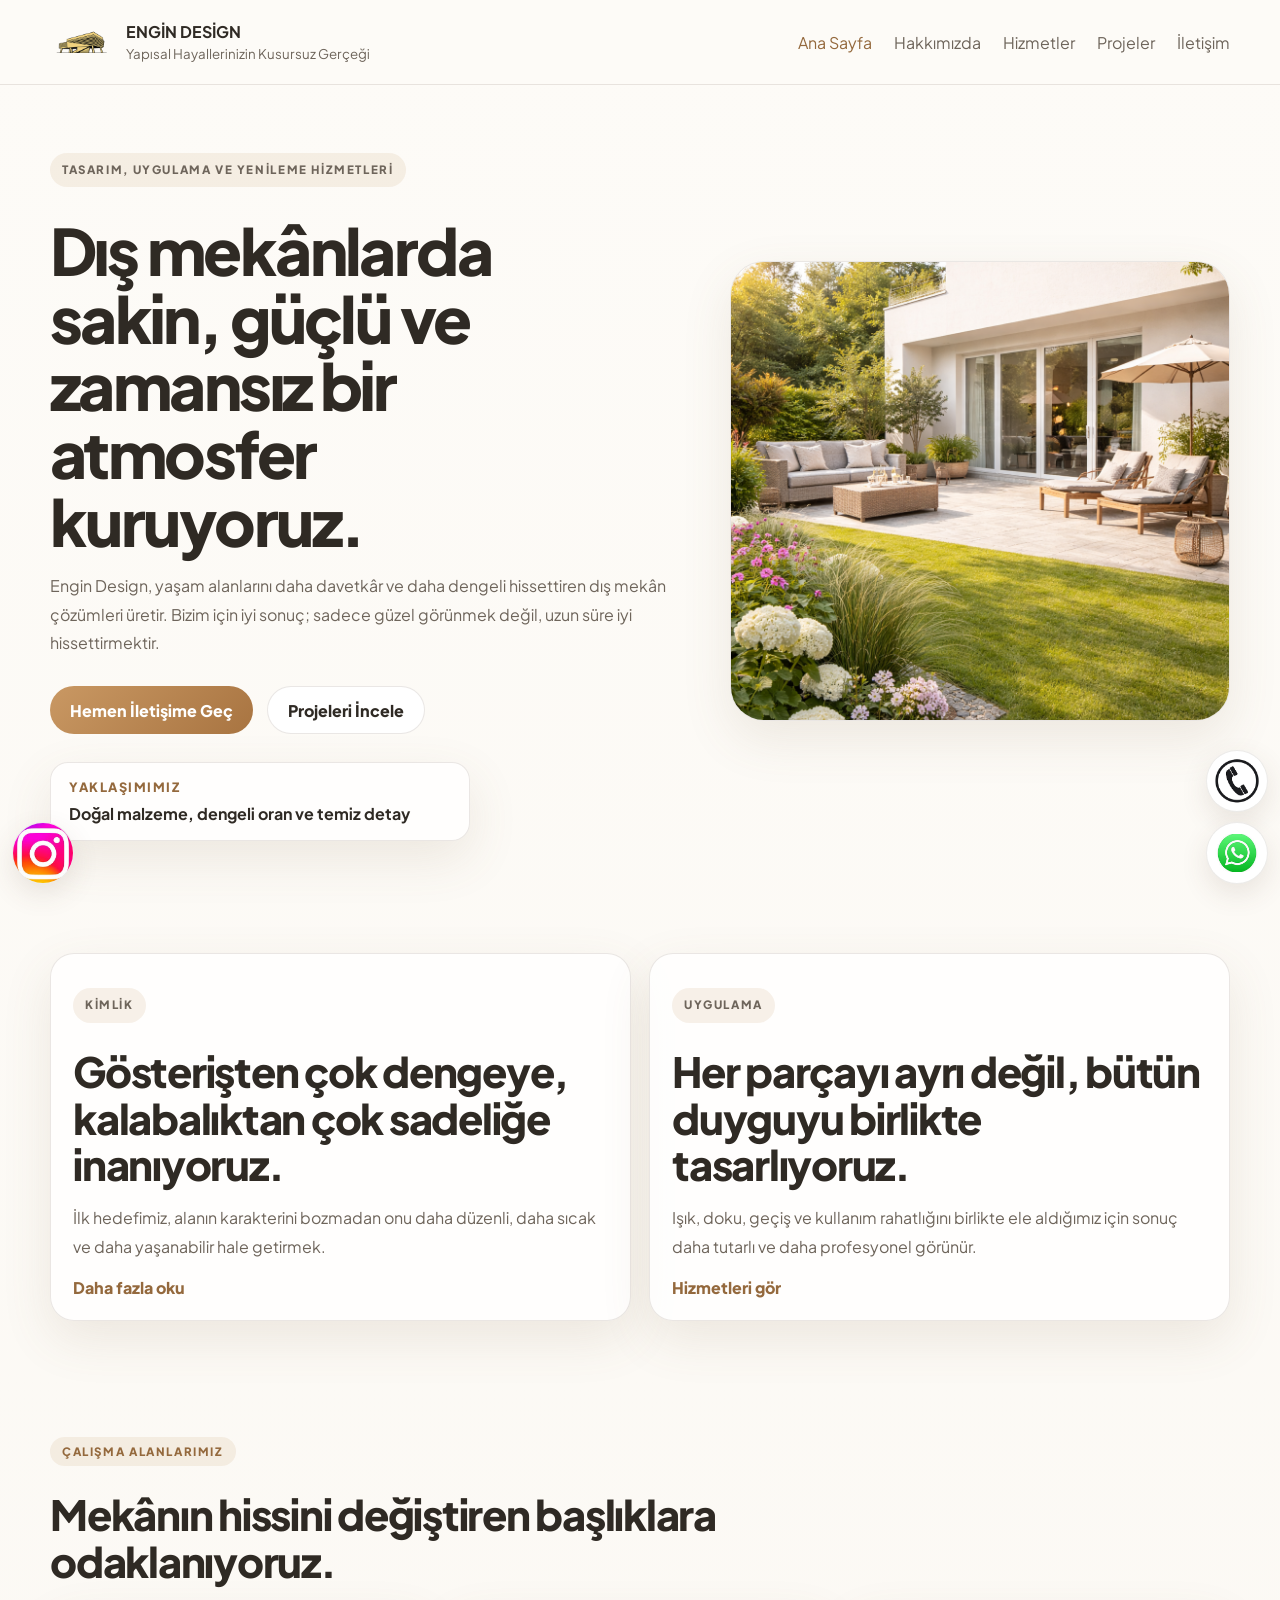
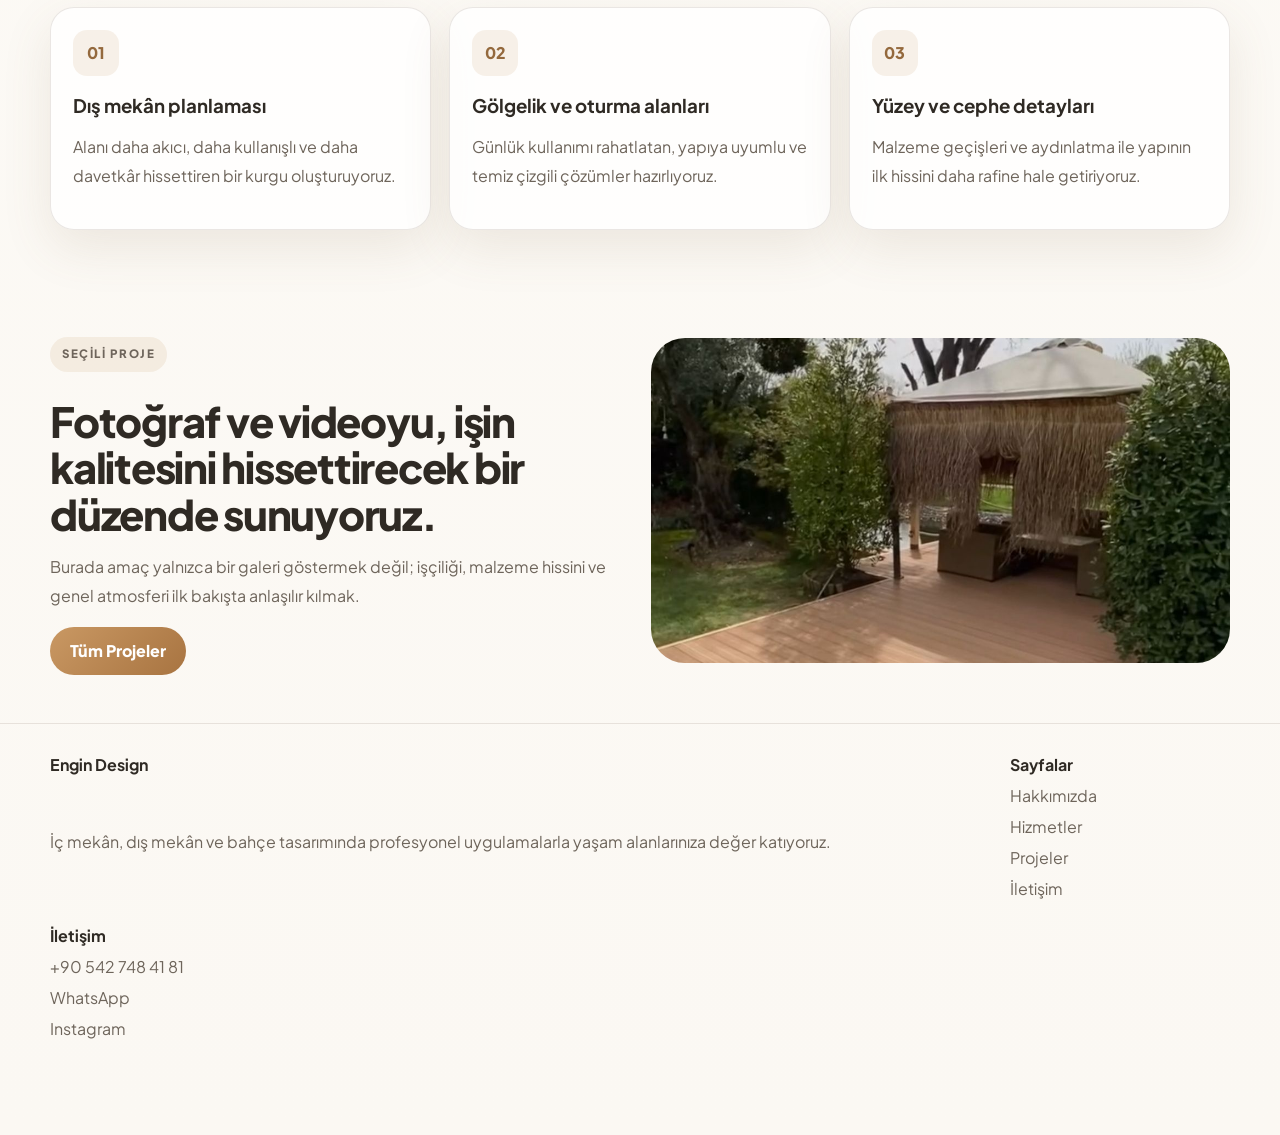
<file: index.html>
﻿<!DOCTYPE html>
<html lang="tr">
  <head>
    <meta charset="UTF-8" />
    <meta name="viewport" content="width=device-width, initial-scale=1.0" />
    <title>Engin Design | Bahçe Tasarımı, Pergola ve Dış Cephe Uygulamaları</title>
    <meta
      name="description"
      content="Engin Design; Çayırova ve Kocaeli bölgesinde bahçe tasarımı, pergola yapımı, ahşap deck, dış cephe dekorasyon ve tuğla kaplama uygulamaları sunar."
    />
    <meta
      name="keywords"
      content="çatı tadilat, çatı yenileme, membran çatı, panel çatı, teras kapatma, çelik çatı, ahşap çatı, ağaç ev, ahşap ev, kütük ev, çelik konstrüksiyon, fabrika kurulumubahçe tasarımı kocaeli, pergola yapımı, ahşap deck, dış cephe dekorasyon, tuğla kaplama, çayırova peyzaj, engin design,
      İstanbul çatı tadilat, İstanbul çatı yenileme, İstanbul membran çatı, İstanbul panel çatı, İstanbul teras kapatma, İstanbul çelik çatı, İstanbul ahşap çatı, İstanbul ağaç ev, İstanbul ahşap ev, İstanbul kütük ev, İstanbul çelik konstrüksiyon, İstanbul fabrika kurulumu, İstanbul dış cephe,
      İstanbul seramik, İstanbul fayans, İstanbul asma tavan, Kocaeli çatı tadilat, Kocaeli çatı yenileme, Kocaeli membran çatı, Kocaeli panel çatı, Kocaeli teras kapatma, Kocaeli çelik çatı, Kocaeli ahşap çatı, Kocaeli ağaç ev, Kocaeli ahşap ev, Kocaeli kütük ev, Kocaeli çelik konstrüksiyon, 
      Kocaeli fabrika kurulumu, Kocaeli dış cephe, Kocaeli seramik, Kocaeli fayans, Kocaeli asma tavan, Sakarya çatı tadilat, Sakarya çatı yenileme, Sakarya membran çatı, Sakarya panel çatı, Sakarya teras kapatma, Sakarya çelik çatı, Sakarya ahşap çatı, Sakarya ağaç ev, Sakarya ahşap ev, Sakarya kütük ev, 
      Sakarya çelik konstrüksiyon, Sakarya fabrika kurulumu, Sakarya dış cephe, Sakarya seramik, Sakarya fayans, Sakarya asma tavan, Yalova çatı tadilat, Yalova çatı yenileme, Yalova membran çatı, Yalova panel çatı, Yalova teras kapatma, Yalova çelik çatı, Yalova ahşap çatı, Yalova ağaç ev, Yalova ahşap ev, 
      Yalova kütük ev, Yalova çelik konstrüksiyon, Yalova fabrika kurulumu, Yalova dış cephe, Yalova seramik, Yalova fayans, Yalova asma tavan, Adalar çatı tadilat, Adalar çatı yenileme, Adalar membran çatı, Adalar panel çatı, Adalar teras kapatma, Adalar çelik çatı, Adalar ahşap çatı, Adalar ağaç ev, Adalar ahşap ev, 
      Adalar kütük ev, Adalar çelik konstrüksiyon, Adalar fabrika kurulumu, Adalar dış cephe, Adalar seramik, Adalar fayans, Adalar asma tavan, Ataşehir çatı tadilat, Ataşehir çatı yenileme, Ataşehir membran çatı, Ataşehir panel çatı, Ataşehir teras kapatma, Ataşehir çelik çatı, Ataşehir ahşap çatı, Ataşehir ağaç ev, 
      Ataşehir ahşap ev, Ataşehir kütük ev, Ataşehir çelik konstrüksiyon, Ataşehir fabrika kurulumu, Ataşehir dış cephe, Ataşehir seramik, Ataşehir fayans, Ataşehir asma tavan, Beykoz çatı tadilat, Beykoz çatı yenileme, Beykoz membran çatı, Beykoz panel çatı, Beykoz teras kapatma, Beykoz çelik çatı, Beykoz ahşap çatı, 
      Beykoz ağaç ev, Beykoz ahşap ev, Beykoz kütük ev, Beykoz çelik konstrüksiyon, Beykoz fabrika kurulumu, Beykoz dış cephe, Beykoz seramik, Beykoz fayans, Beykoz asma tavan, Çekmeköy çatı tadilat, Çekmeköy çatı yenileme, Çekmeköy membran çatı, Çekmeköy panel çatı, Çekmeköy teras kapatma, Çekmeköy çelik çatı, Çekmeköy ahşap çatı, 
      Çekmeköy ağaç ev, Çekmeköy ahşap ev, Çekmeköy kütük ev, Çekmeköy çelik konstrüksiyon, Çekmeköy fabrika kurulumu, Çekmeköy dış cephe, Çekmeköy seramik, Çekmeköy fayans, Çekmeköy asma tavan, Kadıköy çatı tadilat, Kadıköy çatı yenileme, Kadıköy membran çatı, Kadıköy panel çatı, Kadıköy teras kapatma, Kadıköy çelik çatı, Kadıköy ahşap çatı, 
      Kadıköy ağaç ev, Kadıköy ahşap ev, Kadıköy kütük ev, Kadıköy çelik konstrüksiyon, Kadıköy fabrika kurulumu, Kadıköy dış cephe, Kadıköy seramik, Kadıköy fayans, Kadıköy asma tavan, Kartal çatı tadilat, Kartal çatı yenileme, Kartal membran çatı, Kartal panel çatı, Kartal teras kapatma, Kartal çelik çatı, Kartal ahşap çatı, Kartal ağaç ev, 
      Kartal ahşap ev, Kartal kütük ev, Kartal çelik konstrüksiyon, Kartal fabrika kurulumu, Kartal dış cephe, Kartal seramik, Kartal fayans, Kartal asma tavan, Maltepe çatı tadilat, Maltepe çatı yenileme, Maltepe membran çatı, Maltepe panel çatı, Maltepe teras kapatma, Maltepe çelik çatı, Maltepe ahşap çatı, Maltepe ağaç ev, Maltepe ahşap ev, 
      Maltepe kütük ev, Maltepe çelik konstrüksiyon, Maltepe fabrika kurulumu, Maltepe dış cephe, Maltepe seramik, Maltepe fayans, Maltepe asma tavan, Pendik çatı tadilat, Pendik çatı yenileme, Pendik membran çatı, Pendik panel çatı, Pendik teras kapatma, Pendik çelik çatı, Pendik ahşap çatı, Pendik ağaç ev, Pendik ahşap ev, Pendik kütük ev, 
      Pendik çelik konstrüksiyon, Pendik fabrika kurulumu, Pendik dış cephe, Pendik seramik, Pendik fayans, Pendik asma tavan, Sancaktepe çatı tadilat, Sancaktepe çatı yenileme, Sancaktepe membran çatı, Sancaktepe panel çatı, Sancaktepe teras kapatma, Sancaktepe çelik çatı, Sancaktepe ahşap çatı, Sancaktepe ağaç ev, Sancaktepe ahşap ev, 
      Sancaktepe kütük ev, Sancaktepe çelik konstrüksiyon, Sancaktepe fabrika kurulumu, Sancaktepe dış cephe, Sancaktepe seramik, Sancaktepe fayans, Sancaktepe asma tavan, Sultanbeyli çatı tadilat, Sultanbeyli çatı yenileme, Sultanbeyli membran çatı, Sultanbeyli panel çatı, Sultanbeyli teras kapatma, Sultanbeyli çelik çatı, 
      Sultanbeyli ahşap çatı, Sultanbeyli ağaç ev, Sultanbeyli ahşap ev, Sultanbeyli kütük ev, Sultanbeyli çelik konstrüksiyon, Sultanbeyli fabrika kurulumu, Sultanbeyli dış cephe, Sultanbeyli seramik, Sultanbeyli fayans, Sultanbeyli asma tavan, Şile çatı tadilat, Şile çatı yenileme, Şile membran çatı, Şile panel çatı, Şile teras kapatma, 
      Şile çelik çatı, Şile ahşap çatı, Şile ağaç ev, Şile ahşap ev, Şile kütük ev, Şile çelik konstrüksiyon, Şile fabrika kurulumu, Şile dış cephe, Şile seramik, Şile fayans, Şile asma tavan, Tuzla çatı tadilat, Tuzla çatı yenileme, Tuzla membran çatı, Tuzla panel çatı, Tuzla teras kapatma, Tuzla çelik çatı, Tuzla ahşap çatı, Tuzla ağaç ev, 
      Tuzla ahşap ev, Tuzla kütük ev, Tuzla çelik konstrüksiyon, Tuzla fabrika kurulumu, Tuzla dış cephe, Tuzla seramik, Tuzla fayans, Tuzla asma tavan, Ümraniye çatı tadilat, Ümraniye çatı yenileme, Ümraniye membran çatı, Ümraniye panel çatı, Ümraniye teras kapatma, Ümraniye çelik çatı, Ümraniye ahşap çatı, Ümraniye ağaç ev, Ümraniye ahşap ev, 
      Ümraniye kütük ev, Ümraniye çelik konstrüksiyon, Ümraniye fabrika kurulumu, Ümraniye dış cephe, Ümraniye seramik, Ümraniye fayans, Ümraniye asma tavan, Üsküdar çatı tadilat, Üsküdar çatı yenileme, Üsküdar membran çatı, Üsküdar panel çatı, Üsküdar teras kapatma, Üsküdar çelik çatı, Üsküdar ahşap çatı, Üsküdar ağaç ev, Üsküdar ahşap ev, 
      Üsküdar kütük ev, Üsküdar çelik konstrüksiyon, Üsküdar fabrika kurulumu, Üsküdar dış cephe, Üsküdar seramik, Üsküdar fayans, Üsküdar asma tavan, Başiskele çatı tadilat, Başiskele çatı yenileme, Başiskele membran çatı, Başiskele panel çatı, Başiskele teras kapatma, Başiskele çelik çatı, Başiskele ahşap çatı, Başiskele ağaç ev, Başiskele ahşap ev, 
      Başiskele kütük ev, Başiskele çelik konstrüksiyon, Başiskele fabrika kurulumu, Başiskele dış cephe, Başiskele seramik, Başiskele fayans, Başiskele asma tavan, Çayırova çatı tadilat, Çayırova çatı yenileme, Çayırova membran çatı, Çayırova panel çatı, Çayırova teras kapatma, Çayırova çelik çatı, Çayırova ahşap çatı, Çayırova ağaç ev, Çayırova ahşap ev, 
      Çayırova kütük ev, Çayırova çelik konstrüksiyon, Çayırova fabrika kurulumu, Çayırova dış cephe, Çayırova seramik, Çayırova fayans, Çayırova asma tavan, Darıca çatı tadilat, Darıca çatı yenileme, Darıca membran çatı, Darıca panel çatı, Darıca teras kapatma, Darıca çelik çatı, Darıca ahşap çatı, Darıca ağaç ev, Darıca ahşap ev, Darıca kütük ev, 
      Darıca çelik konstrüksiyon, Darıca fabrika kurulumu, Darıca dış cephe, Darıca seramik, Darıca fayans, Darıca asma tavan, Derince çatı tadilat, Derince çatı yenileme, Derince membran çatı, Derince panel çatı, Derince teras kapatma, Derince çelik çatı, Derince ahşap çatı, Derince ağaç ev, Derince ahşap ev, Derince kütük ev, Derince çelik konstrüksiyon, 
      Derince fabrika kurulumu, Derince dış cephe, Derince seramik, Derince fayans, Derince asma tavan, Dilovası çatı tadilat, Dilovası çatı yenileme, Dilovası membran çatı, Dilovası panel çatı, Dilovası teras kapatma, Dilovası çelik çatı, Dilovası ahşap çatı, Dilovası ağaç ev, Dilovası ahşap ev, Dilovası kütük ev, Dilovası çelik konstrüksiyon, 
      Dilovası fabrika kurulumu, Dilovası dış cephe, Dilovası seramik, Dilovası fayans, Dilovası asma tavan, Gebze çatı tadilat, Gebze çatı yenileme, Gebze membran çatı, Gebze panel çatı, Gebze teras kapatma, Gebze çelik çatı, Gebze ahşap çatı, Gebze ağaç ev, Gebze ahşap ev, Gebze kütük ev, Gebze çelik konstrüksiyon, Gebze fabrika kurulumu, 
      Gebze dış cephe, Gebze seramik, Gebze fayans, Gebze asma tavan, Gölcük çatı tadilat, Gölcük çatı yenileme, Gölcük membran çatı, Gölcük panel çatı, Gölcük teras kapatma, Gölcük çelik çatı, Gölcük ahşap çatı, Gölcük ağaç ev, Gölcük ahşap ev, Gölcük kütük ev, Gölcük çelik konstrüksiyon, Gölcük fabrika kurulumu, Gölcük dış cephe, Gölcük seramik, 
      Gölcük fayans, Gölcük asma tavan, İzmit çatı tadilat, İzmit çatı yenileme, İzmit membran çatı, İzmit panel çatı, İzmit teras kapatma, İzmit çelik çatı, İzmit ahşap çatı, İzmit ağaç ev, İzmit ahşap ev, İzmit kütük ev, İzmit çelik konstrüksiyon, İzmit fabrika kurulumu, İzmit dış cephe, İzmit seramik, İzmit fayans, İzmit asma tavan, Kandıra çatı tadilat, 
      Kandıra çatı yenileme, Kandıra membran çatı, Kandıra panel çatı, Kandıra teras kapatma, Kandıra çelik çatı, Kandıra ahşap çatı, Kandıra ağaç ev, Kandıra ahşap ev, Kandıra kütük ev, Kandıra çelik konstrüksiyon, Kandıra fabrika kurulumu, Kandıra dış cephe, Kandıra seramik, Kandıra fayans, Kandıra asma tavan, Kartepe çatı tadilat, Kartepe çatı yenileme, 
      Kartepe membran çatı, Kartepe panel çatı, Kartepe teras kapatma, Kartepe çelik çatı, Kartepe ahşap çatı, Kartepe ağaç ev, Kartepe ahşap ev, Kartepe kütük ev, Kartepe çelik konstrüksiyon, Kartepe fabrika kurulumu, Kartepe dış cephe, Kartepe seramik, Kartepe fayans, Kartepe asma tavan, Körfez çatı tadilat, Körfez çatı yenileme, Körfez membran çatı, 
      Körfez panel çatı, Körfez teras kapatma, Körfez çelik çatı, Körfez ahşap çatı, Körfez ağaç ev, Körfez ahşap ev, Körfez kütük ev, Körfez çelik konstrüksiyon, Körfez fabrika kurulumu, Körfez dış cephe, Körfez seramik, Körfez fayans, Körfez asma tavan, Adapazarı çatı tadilat, Adapazarı çatı yenileme, Adapazarı membran çatı, Adapazarı panel çatı, 
      Adapazarı teras kapatma, Adapazarı çelik çatı, Adapazarı ahşap çatı, Adapazarı ağaç ev, Adapazarı ahşap ev, Adapazarı kütük ev, Adapazarı çelik konstrüksiyon, Adapazarı fabrika kurulumu, Adapazarı dış cephe, Adapazarı seramik, Adapazarı fayans, Adapazarı asma tavan, Akyazı çatı tadilat, Akyazı çatı yenileme, Akyazı membran çatı, Akyazı panel çatı, 
      Akyazı teras kapatma, Akyazı çelik çatı, Akyazı ahşap çatı, Akyazı ağaç ev, Akyazı ahşap ev, Akyazı kütük ev, Akyazı çelik konstrüksiyon, Akyazı fabrika kurulumu, Akyazı dış cephe, Akyazı seramik, Akyazı fayans, Akyazı asma tavan, Arifiye çatı tadilat, Arifiye çatı yenileme, Arifiye membran çatı, Arifiye panel çatı, Arifiye teras kapatma, Arifiye çelik çatı, 
      Arifiye ahşap çatı, Arifiye ağaç ev, Arifiye ahşap ev, Arifiye kütük ev, Arifiye çelik konstrüksiyon, Arifiye fabrika kurulumu, Arifiye dış cephe, Arifiye seramik, Arifiye fayans, Arifiye asma tavan, Erenler çatı tadilat, Erenler çatı yenileme, Erenler membran çatı, Erenler panel çatı, Erenler teras kapatma, Erenler çelik çatı, Erenler ahşap çatı, 
      Erenler ağaç ev, Erenler ahşap ev, Erenler kütük ev, Erenler çelik konstrüksiyon, Erenler fabrika kurulumu, Erenler dış cephe, Erenler seramik, Erenler fayans, Erenler asma tavan, Serdivan çatı tadilat, Serdivan çatı yenileme, Serdivan membran çatı, Serdivan panel çatı, Serdivan teras kapatma, Serdivan çelik çatı, Serdivan ahşap çatı, Serdivan ağaç ev, 
      Serdivan ahşap ev, Serdivan kütük ev, Serdivan çelik konstrüksiyon, Serdivan fabrika kurulumu, Serdivan dış cephe, Serdivan seramik, Serdivan fayans, Serdivan asma tavan, Merkez çatı tadilat, Merkez çatı yenileme, Merkez membran çatı, Merkez panel çatı, Merkez teras kapatma, Merkez çelik çatı, Merkez ahşap çatı, Merkez ağaç ev, Merkez ahşap ev, Merkez kütük ev, 
      Merkez çelik konstrüksiyon, Merkez fabrika kurulumu, Merkez dış cephe, Merkez seramik, Merkez fayans, Merkez asma tavan, Altınova çatı tadilat, Altınova çatı yenileme, Altınova membran çatı, Altınova panel çatı, Altınova teras kapatma, Altınova çelik çatı, Altınova ahşap çatı, Altınova ağaç ev, Altınova ahşap ev, Altınova kütük ev, Altınova çelik konstrüksiyon, 
      Altınova fabrika kurulumu, Altınova dış cephe, Altınova seramik, Altınova fayans, Altınova asma tavan, Çiftlikköy çatı tadilat, Çiftlikköy çatı yenileme, Çiftlikköy membran çatı, Çiftlikköy panel çatı, Çiftlikköy teras kapatma, Çiftlikköy çelik çatı, Çiftlikköy ahşap çatı, Çiftlikköy ağaç ev, Çiftlikköy ahşap ev, Çiftlikköy kütük ev, Çiftlikköy çelik konstrüksiyon, 
      Çiftlikköy fabrika kurulumu, Çiftlikköy dış cephe, Çiftlikköy seramik, Çiftlikköy fayans, Çiftlikköy asma tavan, Çınarcık çatı tadilat, Çınarcık çatı yenileme, Çınarcık membran çatı, Çınarcık panel çatı, Çınarcık teras kapatma, Çınarcık çelik çatı, Çınarcık ahşap çatı, Çınarcık ağaç ev, Çınarcık ahşap ev, Çınarcık kütük ev, Çınarcık çelik konstrüksiyon, 
      Çınarcık fabrika kurulumu, Çınarcık dış cephe, Çınarcık seramik, Çınarcık fayans, Çınarcık asma tavan"
      
    />
    <meta name="robots" content="index, follow" />
    <meta property="og:title" content="Engin Design" />
    <meta
      property="og:description"
      content="Bahçe, pergola, deck ve dış cephe uygulamalarında açık tonlu, rafine ve profesyonel çözümler."
    />
    <meta property="og:type" content="website" />
    

    <link rel="icon" href="/assets/images/logoo.png?v=2" type="image/png" />
<link rel="shortcut icon" href="/assets/images/logoo.png?v=2" />
<link rel="apple-touch-icon" href="/assets/images/logoo.png?v=2" />

<meta property="og:image" content="https://enginndesign.com/assets/images/logoo.png" />
<meta property="og:image:width" content="512" />
<meta property="og:image:height" content="512" />
<meta property="og:image:type" content="image/png" />

<meta name="twitter:card" content="summary" />
<meta name="twitter:image" content="https://enginndesign.com/assets/images/logoo.png" />

<meta name="theme-color" content="#ffffff" />
<meta name="msapplication-TileImage" content="/assets/images/logoo.png" />


    
    <link rel="preconnect" href="https://fonts.googleapis.com" />
    <link rel="preconnect" href="https://fonts.gstatic.com" crossorigin />
    <link
      href="https://fonts.googleapis.com/css2?family=Plus+Jakarta+Sans:wght@400;500;600;700;800&display=swap"
      rel="stylesheet"
    />
    <link rel="stylesheet" href="styles.css" />
    <script type="application/ld+json">
      {
        "@context": "https://schema.org",
        "@type": "LocalBusiness",
        "name": "Engin Design",
        "description": "Bahçe tasarımı, pergola yapımı, ahşap deck, dış cephe dekorasyon ve tuğla kaplama uygulamaları.",
        "telephone": "+90 542 748 41 81",
        "sameAs": ["https://www.instagram.com/engin_design2/"],
        "areaServed": ["Çayırova", "Gebze", "Darıca", "İzmit", "Başiskele", "Kartepe", "Kocaeli"],
        "serviceType": [
          "Bahçe tasarımı",
          "Pergola yapımı",
          "Ahşap deck",
          "Dış cephe dekorasyon",
          "Tuğla kaplama",
          "Peyzaj uygulamaları"
        ]
      }
    </script>
  </head>
  <body>
    <header class="site-header">
      <div class="container header-shell">
        <a class="brand" href="index.html">
  <span class="brand-badge brand-logo">
    <img src="assets/images/logoo.png" alt="Engin Design logo" />
  </span>
  <span class="brand-text">
    <strong>ENGİN DESİGN</strong>
    <small>Yapısal Hayallerinizin Kusursuz Gerçeği</small>
  </span>
</a>

        <button class="menu-toggle" id="menuToggle" aria-label="Menü Aç">
          <span></span>
          <span></span>
          <span></span>
        </button>

        <nav class="desktop-nav">
          <a class="is-active" href="index.html">Ana Sayfa</a>
          <a href="about.html">Hakkımızda</a>
          <a href="services.html">Hizmetler</a>
          <a href="projects.html">Projeler</a>
          <a href="contact.html">İletişim</a>
        </nav>

      </div>

      <nav class="mobile-nav" id="mobileNav">
        <a class="is-active" href="index.html">Ana Sayfa</a>
        <a href="about.html">Hakkımızda</a>
        <a href="services.html">Hizmetler</a>
        <a href="projects.html">Projeler</a>
        <a href="contact.html">İletişim</a>
      </nav>

    </header>

    <main>
      <section class="hero-section">
        <div class="container hero-layout">
          <div class="hero-copy reveal">
            <p class="eyebrow">Tasarım, Uygulama ve Yenileme Hizmetleri</p>
            <h1>Dış mekânlarda sakin, güçlü ve zamansız bir atmosfer kuruyoruz.</h1>
            <p class="lead">
              Engin Design, yaşam alanlarını daha davetkâr ve daha dengeli hissettiren dış mekân
              çözümleri üretir. Bizim için iyi sonuç; sadece güzel görünmek değil, uzun süre iyi
              hissettirmektir.
            </p>
            <div class="hero-actions">
              <a class="button" href="tel:+905427484181">Hemen İletişime Geç</a>
              <a class="button button-soft" href="projects.html">Projeleri İncele</a>
            </div>
            <div class="hero-note">
              <span>Yaklaşımımız</span>
              <strong>Doğal malzeme, dengeli oran ve temiz detay</strong>
            </div>
          </div>

          <div class="hero-visual reveal">
            <div class="hero-main-card">
              <img src="assets/images/anaekran.png" alt="Engin Design bahçe ve deck uygulaması" />
            </div>
            <div class="hero-side-card">
              <img src="assets/images/hero-background.png" alt="Engin Design bahçe ve aydınlatma uygulaması" />
              <div class="hero-side-copy">
                <p>Seçili uygulama</p>
                <strong>Akşam ışığında yaşayan bahçe atmosferi</strong>
              </div>
            </div>
          </div>
        </div>
      </section>

      <section class="strip-section">
        <div class="container strip-grid">
          <span>Dış Mekân Kurgusu</span>
          <span>Doğal Yüzeyler</span>
          <span>Gölgelik Alanlar</span>
          <span>Özel Detaylar</span>
        </div>
      </section>

      <section class="section">
        <div class="container intro-grid">
          <article class="intro-card reveal">
            <p class="section-tag">Kimlik</p>
            <h2>Gösterişten çok dengeye, kalabalıktan çok sadeliğe inanıyoruz.</h2>
            <p>
              İlk hedefimiz, alanın karakterini bozmadan onu daha düzenli, daha sıcak ve daha
              yaşanabilir hale getirmek.
            </p>
            <a class="text-link" href="about.html">Daha fazla oku</a>
          </article>

          <article class="intro-card reveal">
            <p class="section-tag">Uygulama</p>
            <h2>Her parçayı ayrı değil, bütün duyguyu birlikte tasarlıyoruz.</h2>
            <p>
              Işık, doku, geçiş ve kullanım rahatlığını birlikte ele aldığımız için sonuç daha
              tutarlı ve daha profesyonel görünür.
            </p>
            <a class="text-link" href="services.html">Hizmetleri gör</a>
          </article>
        </div>
      </section>

      <section class="section soft-section compact-section">
        <div class="container">
          <div class="section-heading reveal">
            <p class="section-tag">Çalışma Alanlarımız</p>
            <h2>Mekânın hissini değiştiren başlıklara odaklanıyoruz.</h2>
          </div>

          <div class="service-preview-grid">
            <article class="service-preview reveal">
              <span>01</span>
              <h3>Dış mekân planlaması</h3>
              <p>Alanı daha akıcı, daha kullanışlı ve daha davetkâr hissettiren bir kurgu oluşturuyoruz.</p>
            </article>
            <article class="service-preview reveal">
              <span>02</span>
              <h3>Gölgelik ve oturma alanları</h3>
              <p>Günlük kullanımı rahatlatan, yapıya uyumlu ve temiz çizgili çözümler hazırlıyoruz.</p>
            </article>
            <article class="service-preview reveal">
              <span>03</span>
              <h3>Yüzey ve cephe detayları</h3>
              <p>Malzeme geçişleri ve aydınlatma ile yapının ilk hissini daha rafine hale getiriyoruz.</p>
            </article>
          </div>
        </div>
      </section>

      <section class="section compact-section">
        <div class="container featured-project-layout">
          <div class="featured-project-copy reveal">
            <p class="section-tag">Seçili Proje</p>
            <h2>Fotoğraf ve videoyu, işin kalitesini hissettirecek bir düzende sunuyoruz.</h2>
            <p>
              Burada amaç yalnızca bir galeri göstermek değil; işçiliği, malzeme hissini ve genel
              atmosferi ilk bakışta anlaşılır kılmak.
            </p>
            <a class="button" href="projects.html">Tüm Projeler</a>
          </div>

          <div class="featured-project-media reveal">
            <video autoplay muted loop playsinline poster="assets/images/project-08.jpeg">
              <source src="assets/videos/showcase-02.mp4" type="video/mp4" />
            </video>
          </div>
        </div>
      </section>
    </main>

    <footer class="site-footer">
      <div class="container footer-grid">
        <div>
          <strong>Engin Design</strong>
          <p>İç mekân, dış mekân ve bahçe tasarımında profesyonel uygulamalarla yaşam alanlarınıza değer katıyoruz.</p>
        </div>
        <div>
          <strong>Sayfalar</strong>
          <a href="about.html">Hakkımızda</a>
          <a href="services.html">Hizmetler</a>
          <a href="projects.html">Projeler</a>
          <a href="contact.html">İletişim</a>
        </div>
        <div>
          <strong>İletişim</strong>
          <a href="tel:+905427484181">+90 542 748 41 81</a>
          <a href="https://wa.me/905427484181" target="_blank" rel="noreferrer">WhatsApp</a>
          <a href="https://www.instagram.com/engin_design2/" target="_blank" rel="noreferrer">Instagram</a>
        </div>
      </div>
    </footer>

    <a href="https://www.instagram.com/engin_design2/" target="_blank" rel="noreferrer" aria-label="Instagram" style="position:fixed;left:12px;bottom:16px;width:62px;height:62px;border-radius:50%;display:inline-flex;align-items:center;justify-content:center;overflow:hidden;background:#fff;border:1px solid rgba(71,58,43,.1);box-shadow:0 10px 28px rgba(88,69,46,.12);z-index:2147483647;">
      <img src="assets/images/insta-icon.jpg" alt="Instagram" style="width:100%;height:100%;object-fit:contain;" />
    </a>

    <div class="floating-actions" style="position:fixed;right:12px;bottom:16px;display:flex;flex-direction:column;gap:10px;z-index:2147483647;">
      <a href="tel:+905427484181" aria-label="Ara" style="width:62px;height:62px;border-radius:50%;display:inline-flex;align-items:center;justify-content:center;overflow:hidden;background:#fff;border:1px solid rgba(71,58,43,.1);box-shadow:0 10px 28px rgba(88,69,46,.12);"><img src="assets/images/phone-icon.png" alt="Ara" style="width:100%;height:100%;object-fit:contain;" /></a>
      <a href="https://wa.me/905427484181" target="_blank" rel="noreferrer" aria-label="WhatsApp" style="width:62px;height:62px;border-radius:50%;display:inline-flex;align-items:center;justify-content:center;overflow:hidden;background:#fff;border:1px solid rgba(71,58,43,.1);box-shadow:0 10px 28px rgba(88,69,46,.12);"><img src="assets/images/whatsapp-icon.jpg" alt="WhatsApp" style="width:100%;height:100%;object-fit:contain;" /></a>
    </div>

    <script src="script.js"></script>
  </body>
</html>
</file>
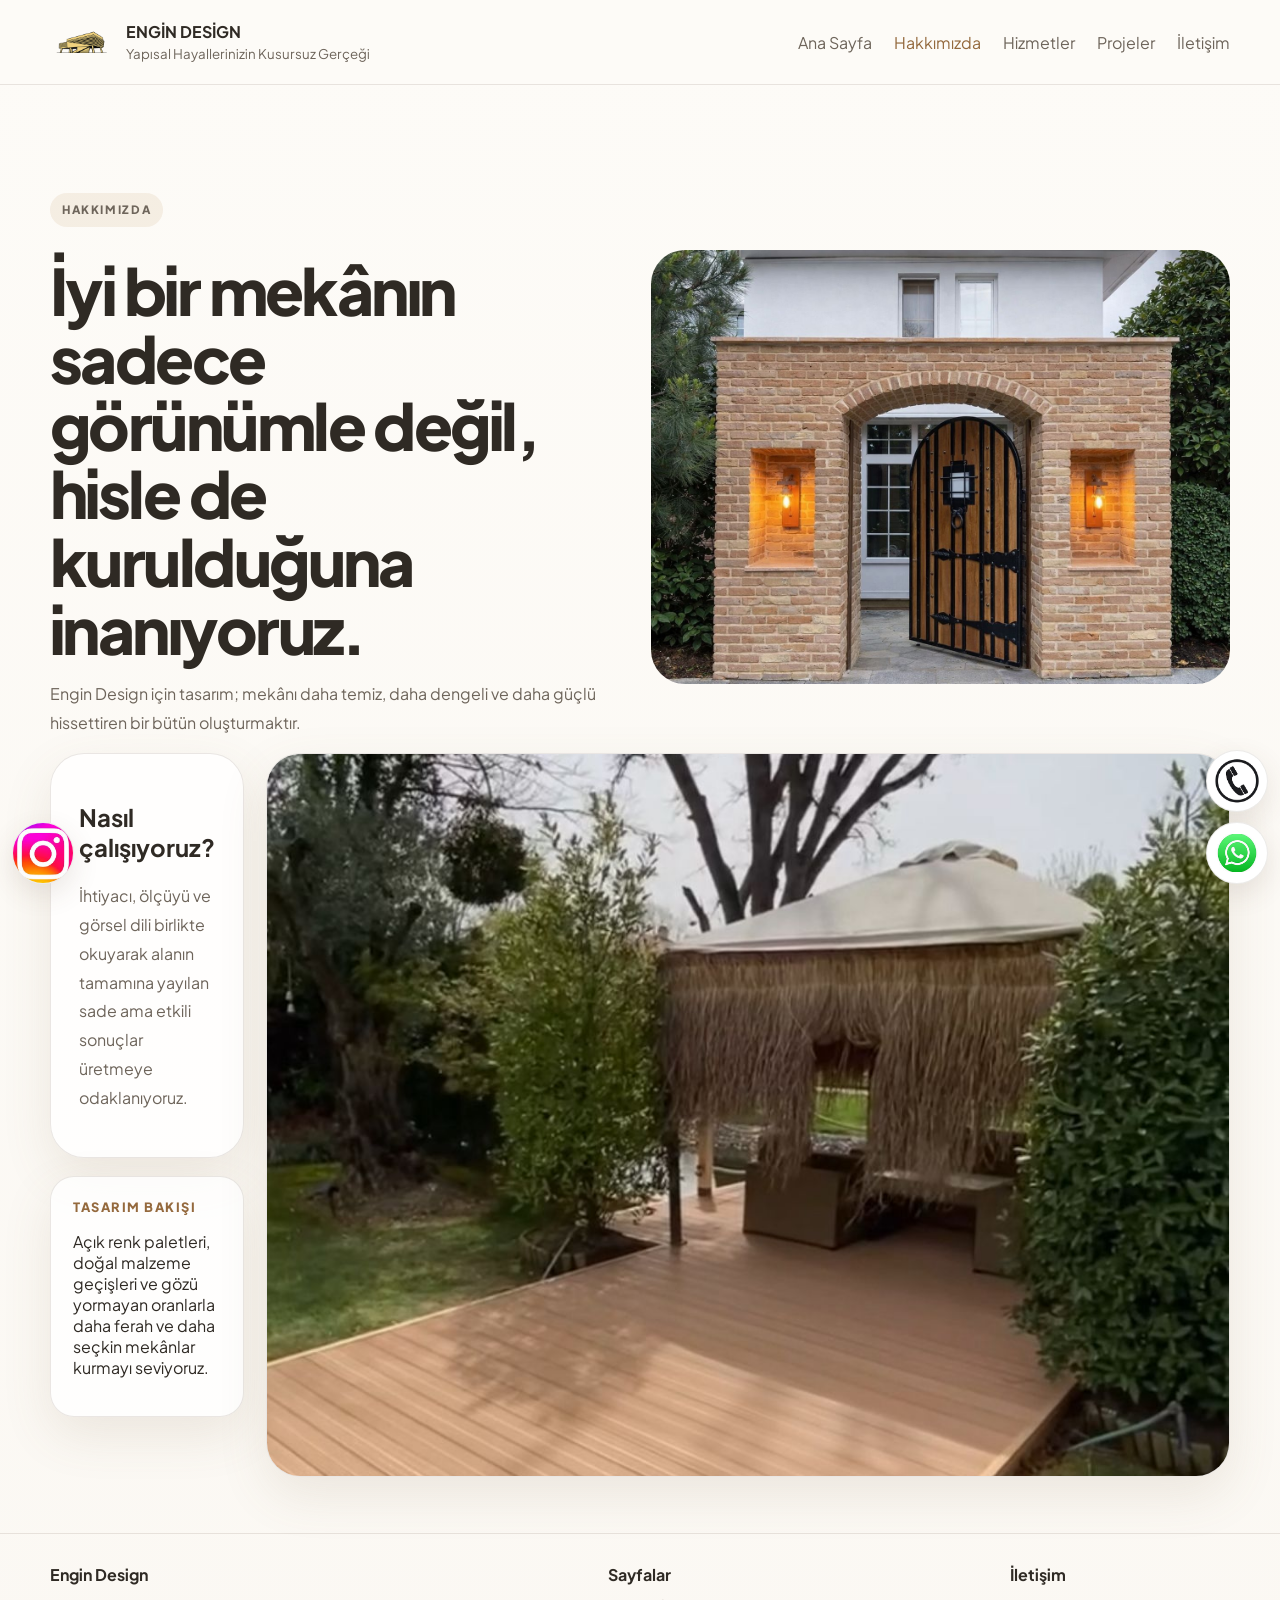
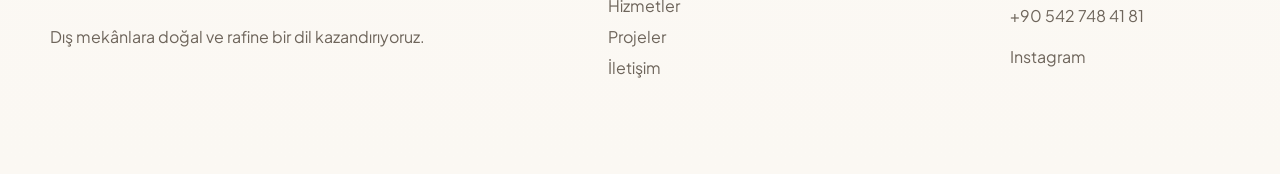
<file: about.html>
<!DOCTYPE html>
<html lang="tr">
  <head>
    <meta charset="UTF-8" />
    <meta name="viewport" content="width=device-width, initial-scale=1.0" />
    <title>Engin Design | Hakkımızda</title>
    <meta name="description" content="Engin Design'ın bahçe, pergola ve dış cephe uygulamalarındaki yaklaşımını keşfedin." />
    <link rel="preconnect" href="https://fonts.googleapis.com" />
    <link rel="preconnect" href="https://fonts.gstatic.com" crossorigin />
    <link
      href="https://fonts.googleapis.com/css2?family=Plus+Jakarta+Sans:wght@400;500;600;700;800&display=swap"
      rel="stylesheet"
    />
    <link rel="stylesheet" href="styles.css" />
  </head>
  <body>
    <header class="site-header">
      <div class="container header-shell">
        <a class="brand" href="about.html">
  <span class="brand-badge brand-logo">
    <img src="assets/images/logoo.png" alt="Engin Design logo" />
  </span>
  <span class="brand-text">
    <strong>ENGİN DESİGN</strong>
    <small>Yapısal Hayallerinizin Kusursuz Gerçeği</small>
  </span>
</a>
        <button class="menu-toggle" id="menuToggle" aria-label="Menü Aç"><span></span><span></span><span></span></button>
        <nav class="desktop-nav">
          <a href="index.html">Ana Sayfa</a>
          <a class="is-active" href="about.html">Hakkımızda</a>
          <a href="services.html">Hizmetler</a>
          <a href="projects.html">Projeler</a>
          <a href="contact.html">İletişim</a>
        </nav>
      </div>
      <nav class="mobile-nav" id="mobileNav">
        <a href="index.html">Ana Sayfa</a>
        <a class="is-active" href="about.html">Hakkımızda</a>
        <a href="services.html">Hizmetler</a>
        <a href="projects.html">Projeler</a>
        <a href="contact.html">İletişim</a>
      </nav>

    </header>

    <main class="section">
      <div class="container page-hero">
        <div class="page-copy reveal">
          <p class="eyebrow">Hakkımızda</p>
          <h1>İyi bir mekânın sadece görünümle değil, hisle de kurulduğuna inanıyoruz.</h1>
          <p class="lead">
            Engin Design için tasarım; mekânı daha temiz, daha dengeli ve daha güçlü hissettiren
            bir bütün oluşturmaktır.
          </p>
        </div>
        <div class="page-visual reveal">
          <img src="assets/images/dısmekan.jpeg" alt="Engin Design taş cephe ve giriş tasarımı" />
        </div>
      </div>

      <div class="container content-grid">
        <div class="text-stack reveal">
          <article class="text-block">
            <h2>Nasıl çalışıyoruz?</h2>
            <p>
              İhtiyacı, ölçüyü ve görsel dili birlikte okuyarak alanın tamamına yayılan sade ama
              etkili sonuçlar üretmeye odaklanıyoruz.
            </p>
          </article>
          <article class="material-card">
            <span>Tasarım Bakışı</span>
            <p>
              Açık renk paletleri, doğal malzeme geçişleri ve gözü yormayan oranlarla daha ferah ve
              daha seçkin mekânlar kurmayı seviyoruz.
            </p>
          </article>
        </div>

        <div class="media-block reveal">
          <img src="assets/images/project-08.jpeg" alt="Bahçe deck ve pergola alanı" />
        </div>
      </div>
    </main>

    <footer class="site-footer">
      <div class="container footer-grid">
        <div><strong>Engin Design</strong><p>Dış mekânlara doğal ve rafine bir dil kazandırıyoruz.</p></div>
        <div><strong>Sayfalar</strong><a href="services.html">Hizmetler</a><a href="projects.html">Projeler</a><a href="contact.html">İletişim</a></div>
        <div><strong>İletişim</strong><a href="tel:+905427484181">+90 542 748 41 81</a><a href="https://www.instagram.com/engin_design2/" target="_blank" rel="noreferrer">Instagram</a></div>
      </div>
    </footer>

    <a href="https://www.instagram.com/engin_design2/" target="_blank" rel="noreferrer" aria-label="Instagram" style="position:fixed;left:12px;bottom:16px;width:62px;height:62px;border-radius:50%;display:inline-flex;align-items:center;justify-content:center;overflow:hidden;background:#fff;border:1px solid rgba(71,58,43,.1);box-shadow:0 10px 28px rgba(88,69,46,.12);z-index:2147483647;">
      <img src="assets/images/insta-icon.jpg" alt="Instagram" style="width:100%;height:100%;object-fit:contain;" />
    </a>

    <div class="floating-actions" style="position:fixed;right:12px;bottom:16px;display:flex;flex-direction:column;gap:10px;z-index:2147483647;">
      <a href="tel:+905427484181" aria-label="Ara" style="width:62px;height:62px;border-radius:50%;display:inline-flex;align-items:center;justify-content:center;overflow:hidden;background:#fff;border:1px solid rgba(71,58,43,.1);box-shadow:0 10px 28px rgba(88,69,46,.12);"><img src="assets/images/phone-icon.png" alt="Ara" style="width:100%;height:100%;object-fit:contain;" /></a>
      <a href="https://wa.me/905427484181" target="_blank" rel="noreferrer" aria-label="WhatsApp" style="width:62px;height:62px;border-radius:50%;display:inline-flex;align-items:center;justify-content:center;overflow:hidden;background:#fff;border:1px solid rgba(71,58,43,.1);box-shadow:0 10px 28px rgba(88,69,46,.12);"><img src="assets/images/whatsapp-icon.jpg" alt="WhatsApp" style="width:100%;height:100%;object-fit:contain;" /></a>
    </div>

    <script src="script.js"></script>
  </body>
</html>
</file>
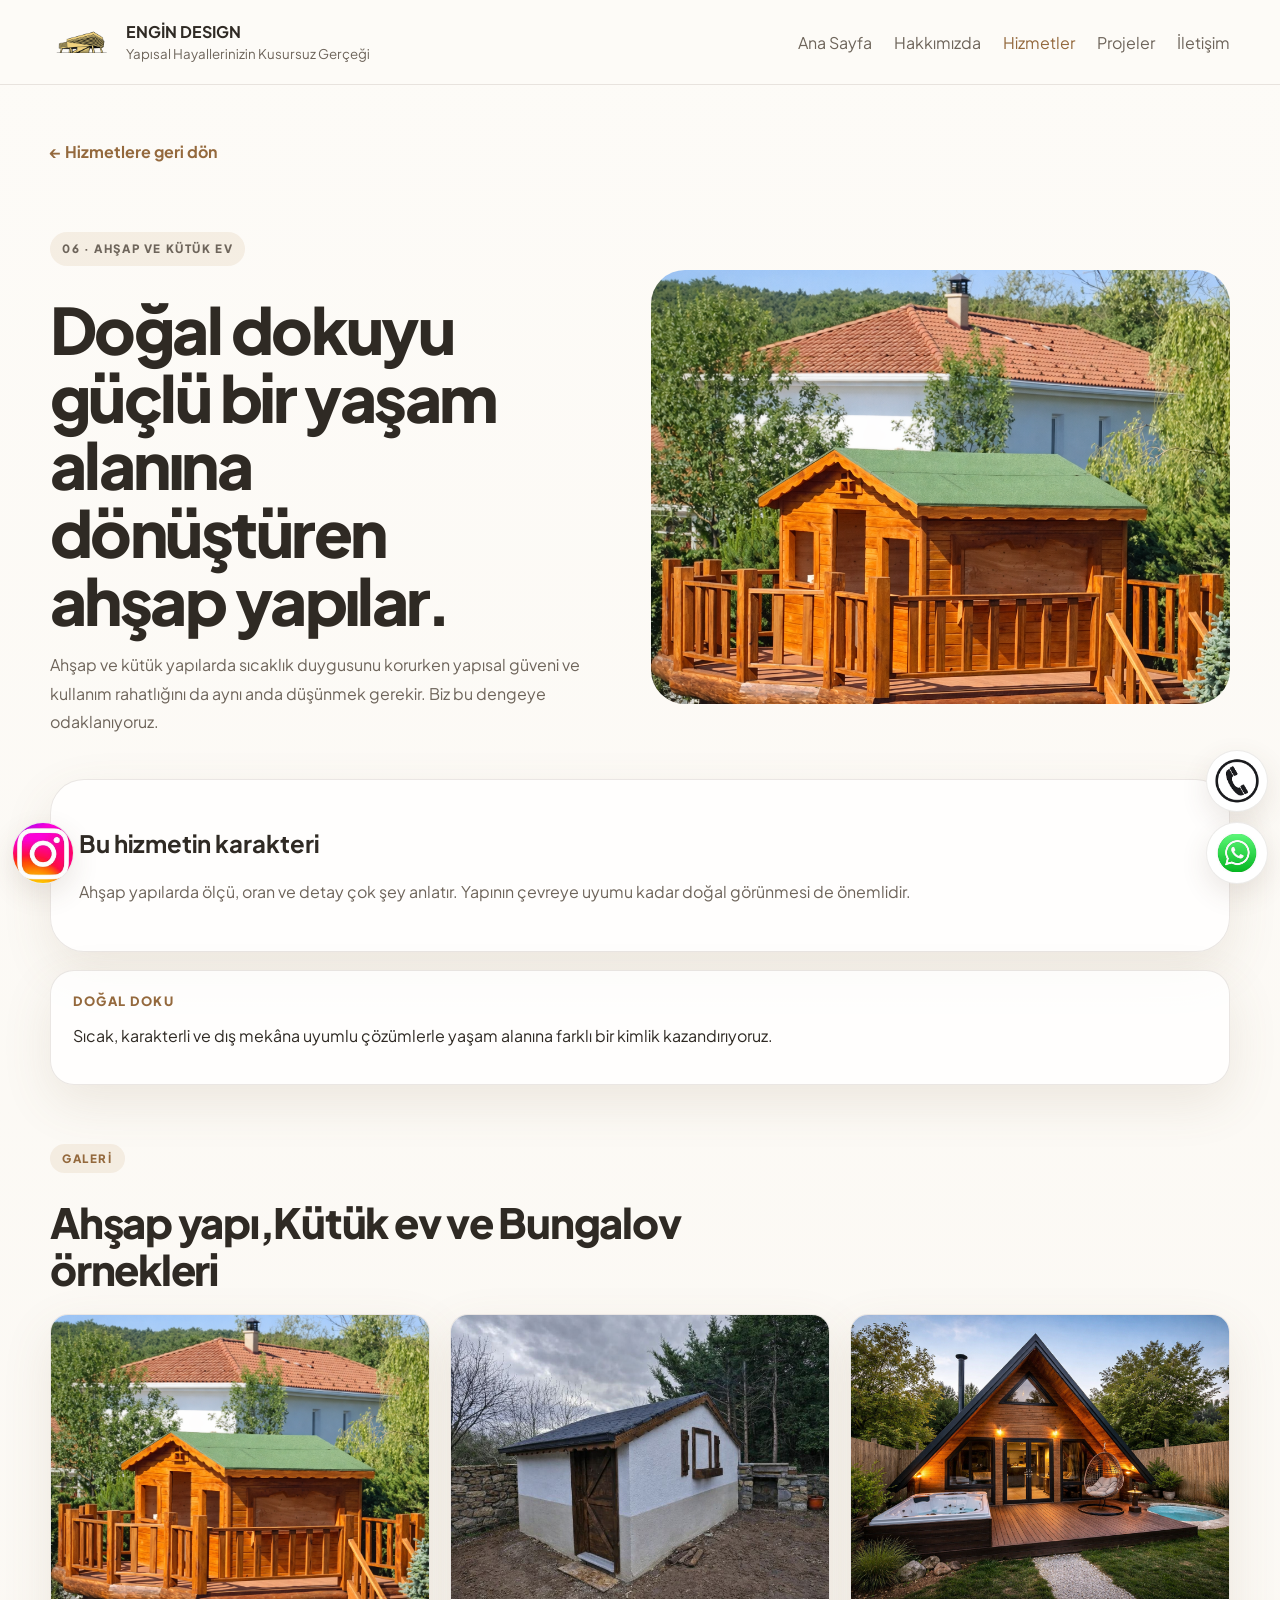
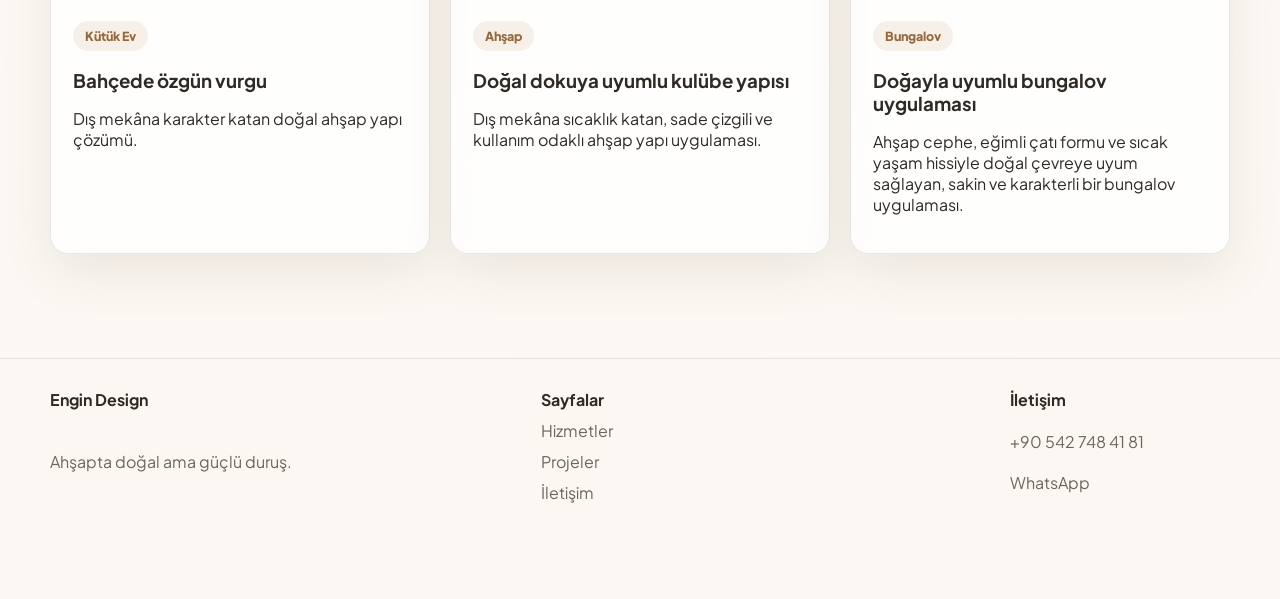
<file: ahsap-kutuk-ev-uygulama.html>
<!DOCTYPE html>
<html lang="tr">
  <head>
    <meta charset="UTF-8" />
    <meta name="viewport" content="width=device-width, initial-scale=1.0" />
    <title>Engin Design | Ahşap ve Kütük Ev Uygulama</title>
    <meta
      name="description"
      content="Ahşap ve kütük ev uygulamaları: doğal doku, güçlü yapı hissi ve karakterli yaşam alanları."
    />
    <link rel="preconnect" href="https://fonts.googleapis.com" />
    <link rel="preconnect" href="https://fonts.gstatic.com" crossorigin />
    <link
      href="https://fonts.googleapis.com/css2?family=Plus+Jakarta+Sans:wght@400;500;600;700;800&display=swap"
      rel="stylesheet"
    />
    <link rel="stylesheet" href="styles.css" />
  </head>
  <body>
    <header class="site-header">
      <div class="container header-shell">
        <a class="brand" href="index.html">
          <span class="brand-badge brand-logo">
            <img src="assets/images/logoo.png" alt="Engin Design logo" />
          </span>
          <span class="brand-text">
            <strong>ENGİN DESIGN</strong>
            <small>Yapısal Hayallerinizin Kusursuz Gerçeği</small>
          </span>
        </a>

        <button class="menu-toggle" id="menuToggle" aria-label="Menü Aç">
          <span></span>
          <span></span>
          <span></span>
        </button>

        <nav class="desktop-nav">
          <a href="index.html">Ana Sayfa</a>
          <a href="about.html">Hakkımızda</a>
          <a class="is-active" href="services.html">Hizmetler</a>
          <a href="projects.html">Projeler</a>
          <a href="contact.html">İletişim</a>
        </nav>
      </div>

      <nav class="mobile-nav" id="mobileNav">
        <a href="index.html">Ana Sayfa</a>
        <a href="about.html">Hakkımızda</a>
        <a class="is-active" href="services.html">Hizmetler</a>
        <a href="projects.html">Projeler</a>
        <a href="contact.html">İletişim</a>
      </nav>
    </header>

    <main class="section">
      <div class="container">
        <a class="back-link" href="services.html">← Hizmetlere geri dön</a>
      </div>

      <div class="container page-hero">
        <div class="page-copy reveal">
          <p class="eyebrow">06 · Ahşap ve Kütük Ev</p>
          <h1>Doğal dokuyu güçlü bir yaşam alanına dönüştüren ahşap yapılar.</h1>
          <p class="lead">
            Ahşap ve kütük yapılarda sıcaklık duygusunu korurken yapısal güveni ve kullanım rahatlığını da aynı anda
            düşünmek gerekir. Biz bu dengeye odaklanıyoruz.
          </p>
        </div>
        <div class="page-visual reveal">
          <img src="assets/images/project-agacev-new.png" alt="Ahşap ağaç ev uygulaması" />
        </div>
      </div>

      <div class="container detail-intro">
        <div class="text-stack reveal">
          <article class="text-block">
            <h2>Bu hizmetin karakteri</h2>
            <p>
              Ahşap yapılarda ölçü, oran ve detay çok şey anlatır. Yapının çevreye uyumu kadar doğal görünmesi de
              önemlidir.
            </p>
          </article>
          <article class="material-card">
            <span>Doğal Doku</span>
            <p>Sıcak, karakterli ve dış mekâna uyumlu çözümlerle yaşam alanına farklı bir kimlik kazandırıyoruz.</p>
          </article>
        </div>
      </div>

      <section class="section soft-section compact-section">
        <div class="container">
          <div class="section-heading reveal">
            <p class="section-tag">Galeri</p>
            <h2>Ahşap yapı,Kütük ev ve Bungalov örnekleri</h2>
          </div>

          <div class="detail-gallery">
            <article class="project-card reveal">
              <img src="assets/images/project-agacev-new.png" alt="Ağaç ev uygulaması" />
              <div class="project-body">
                <span class="project-badge">Kütük Ev</span>
                <h3>Bahçede özgün vurgu</h3>
                <p>Dış mekâna karakter katan doğal ahşap yapı çözümü.</p>
              </div>
            </article>

            <article class="project-card reveal">
              <img src="assets/images/kulube.jpeg" alt="Ahşap ve kütük ev uygulaması" />
              <div class="project-body">
                <span class="project-badge">Ahşap</span>
                <h3>Doğal dokuya uyumlu kulübe yapısı</h3>
                <p>Dış mekâna sıcaklık katan, sade çizgili ve kullanım odaklı ahşap yapı uygulaması.</p>
              </div>
            </article>

            <article class="project-card reveal">
              <img src="assets/images/bungalov.png" alt="Bungalov ahşap ev uygulaması" />
              <div class="project-body">
                <span class="project-badge">Bungalov</span>
                <h3>Doğayla uyumlu bungalov uygulaması</h3>
                <p>
                  Ahşap cephe, eğimli çatı formu ve sıcak yaşam hissiyle doğal çevreye uyum sağlayan,
                  sakin ve karakterli bir bungalov uygulaması.
                </p>
              </div>
            </article>
          </div>
        </div>
      </section>
    </main>

    <footer class="site-footer">
      <div class="container footer-grid">
        <div>
          <strong>Engin Design</strong>
          <p>Ahşapta doğal ama güçlü duruş.</p>
        </div>
        <div>
          <strong>Sayfalar</strong>
          <a href="services.html">Hizmetler</a>
          <a href="projects.html">Projeler</a>
          <a href="contact.html">İletişim</a>
        </div>
        <div>
          <strong>İletişim</strong>
          <a href="tel:+905427484181">+90 542 748 41 81</a>
          <a href="https://wa.me/905427484181" target="_blank" rel="noreferrer">WhatsApp</a>
        </div>
      </div>
    </footer>

    <a
      href="https://www.instagram.com/engin_design2/"
      target="_blank"
      rel="noreferrer"
      aria-label="Instagram"
      style="position:fixed;left:12px;bottom:16px;width:62px;height:62px;border-radius:50%;display:inline-flex;align-items:center;justify-content:center;overflow:hidden;background:#fff;border:1px solid rgba(71,58,43,.1);box-shadow:0 10px 28px rgba(88,69,46,.12);z-index:2147483647;"
    >
      <img src="assets/images/insta-icon.jpg" alt="Instagram" style="width:100%;height:100%;object-fit:contain;" />
    </a>

    <div
      class="floating-actions"
      style="position:fixed;right:12px;bottom:16px;display:flex;flex-direction:column;gap:10px;z-index:2147483647;"
    >
      <a
        href="tel:+905427484181"
        aria-label="Ara"
        style="width:62px;height:62px;border-radius:50%;display:inline-flex;align-items:center;justify-content:center;overflow:hidden;background:#fff;border:1px solid rgba(71,58,43,.1);box-shadow:0 10px 28px rgba(88,69,46,.12);"
      >
        <img src="assets/images/phone-icon.png" alt="Ara" style="width:100%;height:100%;object-fit:contain;" />
      </a>
      <a
        href="https://wa.me/905427484181"
        target="_blank"
        rel="noreferrer"
        aria-label="WhatsApp"
        style="width:62px;height:62px;border-radius:50%;display:inline-flex;align-items:center;justify-content:center;overflow:hidden;background:#fff;border:1px solid rgba(71,58,43,.1);box-shadow:0 10px 28px rgba(88,69,46,.12);"
      >
        <img src="assets/images/whatsapp-icon.jpg" alt="WhatsApp" style="width:100%;height:100%;object-fit:contain;" />
      </a>
    </div>

    <script src="script.js"></script>
  </body>
</html>
</file>
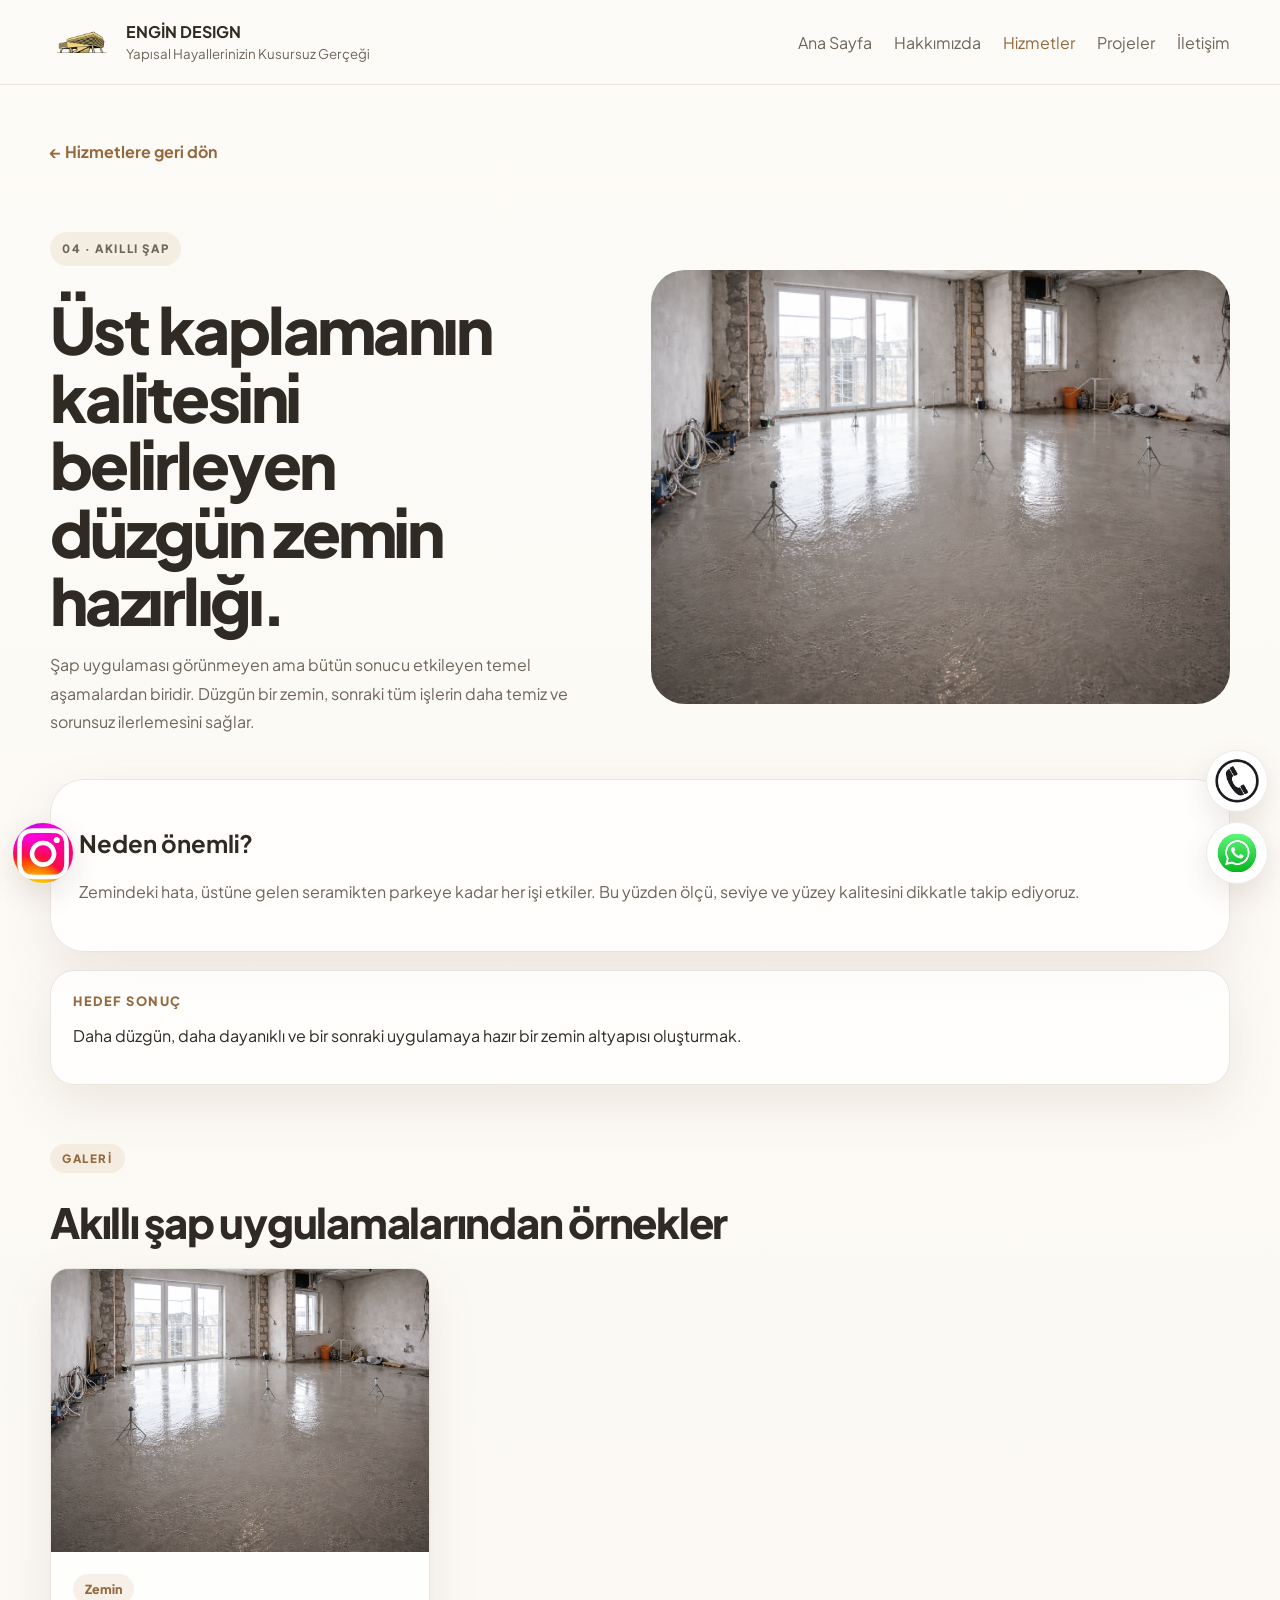
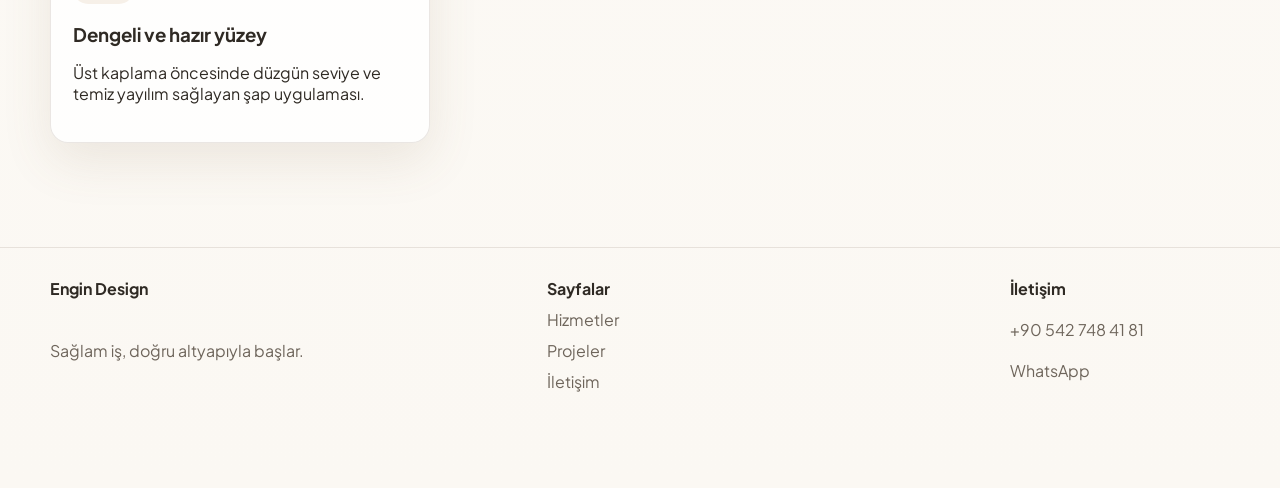
<file: akilli-sap-uygulama.html>
<!DOCTYPE html>
<html lang="tr">
  <head>
    <meta charset="UTF-8" />
    <meta name="viewport" content="width=device-width, initial-scale=1.0" />
    <title>Engin Design | Akıllı Şap Uygulama</title>
    <meta name="description" content="Akıllı şap uygulaması: düzgün zemin hazırlığı, yüzey dengesi ve üst kaplamaya hazır sağlam altyapı." />
    <link rel="preconnect" href="https://fonts.googleapis.com" />
    <link rel="preconnect" href="https://fonts.gstatic.com" crossorigin />
    <link href="https://fonts.googleapis.com/css2?family=Plus+Jakarta+Sans:wght@400;500;600;700;800&display=swap" rel="stylesheet" />
    <link rel="stylesheet" href="styles.css" />
  </head>
  <body>
    <header class="site-header"><div class="container header-shell"><a class="brand" href="index.html"><span class="brand-badge brand-logo"><img src="assets/images/logoo.png" alt="Engin Design logo" /></span><span class="brand-text"><strong>ENGİN DESIGN</strong><small>Yapısal Hayallerinizin Kusursuz Gerçeği</small></span></a><button class="menu-toggle" id="menuToggle" aria-label="Menü Aç"><span></span><span></span><span></span></button><nav class="desktop-nav"><a href="index.html">Ana Sayfa</a><a href="about.html">Hakkımızda</a><a class="is-active" href="services.html">Hizmetler</a><a href="projects.html">Projeler</a><a href="contact.html">İletişim</a></nav></div><nav class="mobile-nav" id="mobileNav"><a href="index.html">Ana Sayfa</a><a href="about.html">Hakkımızda</a><a class="is-active" href="services.html">Hizmetler</a><a href="projects.html">Projeler</a><a href="contact.html">İletişim</a></nav></header>
    <main class="section"><div class="container"><a class="back-link" href="services.html">← Hizmetlere geri dön</a></div><div class="container page-hero"><div class="page-copy reveal"><p class="eyebrow">04 · Akıllı Şap</p><h1>Üst kaplamanın kalitesini belirleyen düzgün zemin hazırlığı.</h1><p class="lead">Şap uygulaması görünmeyen ama bütün sonucu etkileyen temel aşamalardan biridir. Düzgün bir zemin, sonraki tüm işlerin daha temiz ve sorunsuz ilerlemesini sağlar.</p></div><div class="page-visual reveal"><img src="assets/images/akillisap.png" alt="Akıllı şap uygulaması" /></div></div><div class="container detail-intro"><div class="text-stack reveal"><article class="text-block"><h2>Neden önemli?</h2><p>Zemindeki hata, üstüne gelen seramikten parkeye kadar her işi etkiler. Bu yüzden ölçü, seviye ve yüzey kalitesini dikkatle takip ediyoruz.</p></article><article class="material-card"><span>Hedef Sonuç</span><p>Daha düzgün, daha dayanıklı ve bir sonraki uygulamaya hazır bir zemin altyapısı oluşturmak.</p></article></div></div><section class="section soft-section compact-section"><div class="container"><div class="section-heading reveal"><p class="section-tag">Galeri</p><h2>Akıllı şap uygulamalarından örnekler</h2></div><div class="detail-gallery"><article class="project-card reveal"><img src="assets/images/akillisap.png" alt="Akıllı şap uygulaması" /><div class="project-body"><span class="project-badge">Zemin</span><h3>Dengeli ve hazır yüzey</h3><p>Üst kaplama öncesinde düzgün seviye ve temiz yayılım sağlayan şap uygulaması.</p></div></article></div></div></section></main>
    <footer class="site-footer"><div class="container footer-grid"><div><strong>Engin Design</strong><p>Sağlam iş, doğru altyapıyla başlar.</p></div><div><strong>Sayfalar</strong><a href="services.html">Hizmetler</a><a href="projects.html">Projeler</a><a href="contact.html">İletişim</a></div><div><strong>İletişim</strong><a href="tel:+905427484181">+90 542 748 41 81</a><a href="https://wa.me/905427484181" target="_blank" rel="noreferrer">WhatsApp</a></div></div></footer>
    <a href="https://www.instagram.com/engin_design2/" target="_blank" rel="noreferrer" aria-label="Instagram" style="position:fixed;left:12px;bottom:16px;width:62px;height:62px;border-radius:50%;display:inline-flex;align-items:center;justify-content:center;overflow:hidden;background:#fff;border:1px solid rgba(71,58,43,.1);box-shadow:0 10px 28px rgba(88,69,46,.12);z-index:2147483647;"><img src="assets/images/insta-icon.jpg" alt="Instagram" style="width:100%;height:100%;object-fit:contain;" /></a>
    <div class="floating-actions" style="position:fixed;right:12px;bottom:16px;display:flex;flex-direction:column;gap:10px;z-index:2147483647;"><a href="tel:+905427484181" aria-label="Ara" style="width:62px;height:62px;border-radius:50%;display:inline-flex;align-items:center;justify-content:center;overflow:hidden;background:#fff;border:1px solid rgba(71,58,43,.1);box-shadow:0 10px 28px rgba(88,69,46,.12);"><img src="assets/images/phone-icon.png" alt="Ara" style="width:100%;height:100%;object-fit:contain;" /></a><a href="https://wa.me/905427484181" target="_blank" rel="noreferrer" aria-label="WhatsApp" style="width:62px;height:62px;border-radius:50%;display:inline-flex;align-items:center;justify-content:center;overflow:hidden;background:#fff;border:1px solid rgba(71,58,43,.1);box-shadow:0 10px 28px rgba(88,69,46,.12);"><img src="assets/images/whatsapp-icon.jpg" alt="WhatsApp" style="width:100%;height:100%;object-fit:contain;" /></a></div>
    <script src="script.js"></script>
  </body>
</html>
</file>
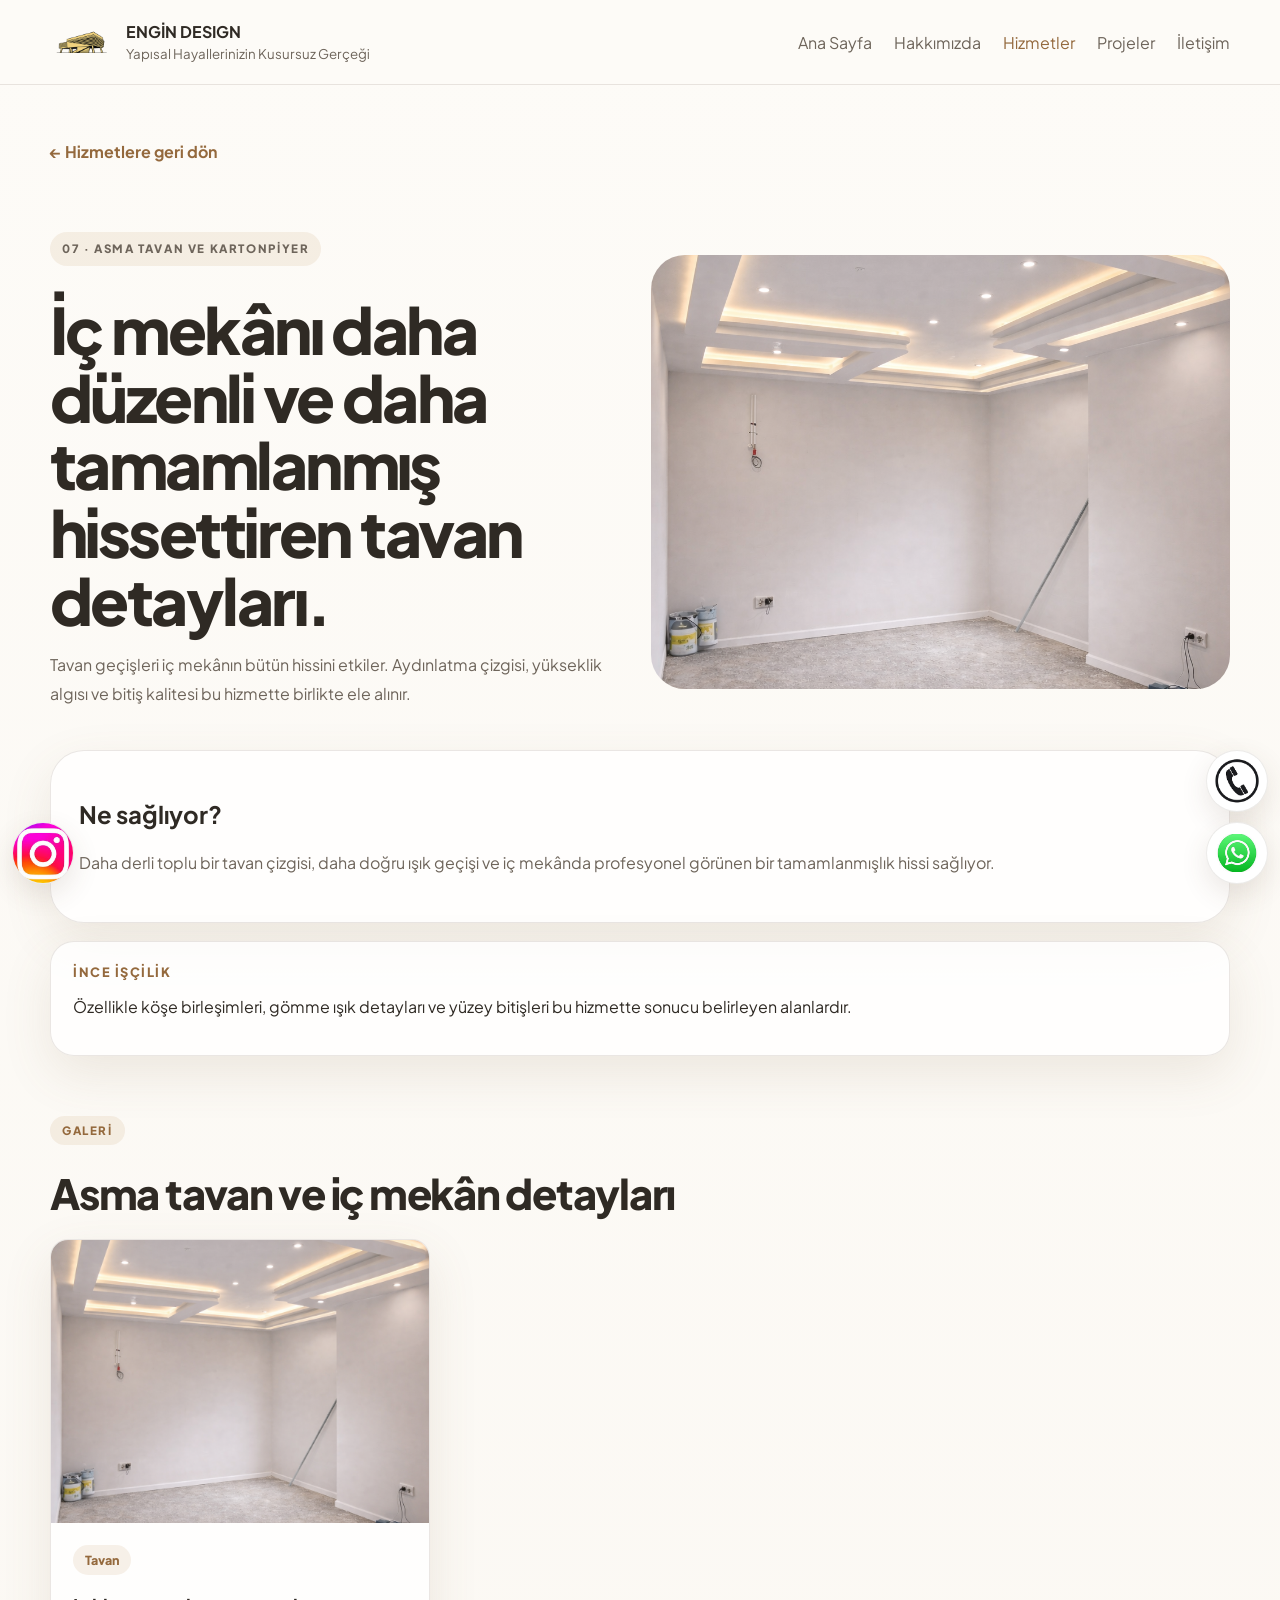
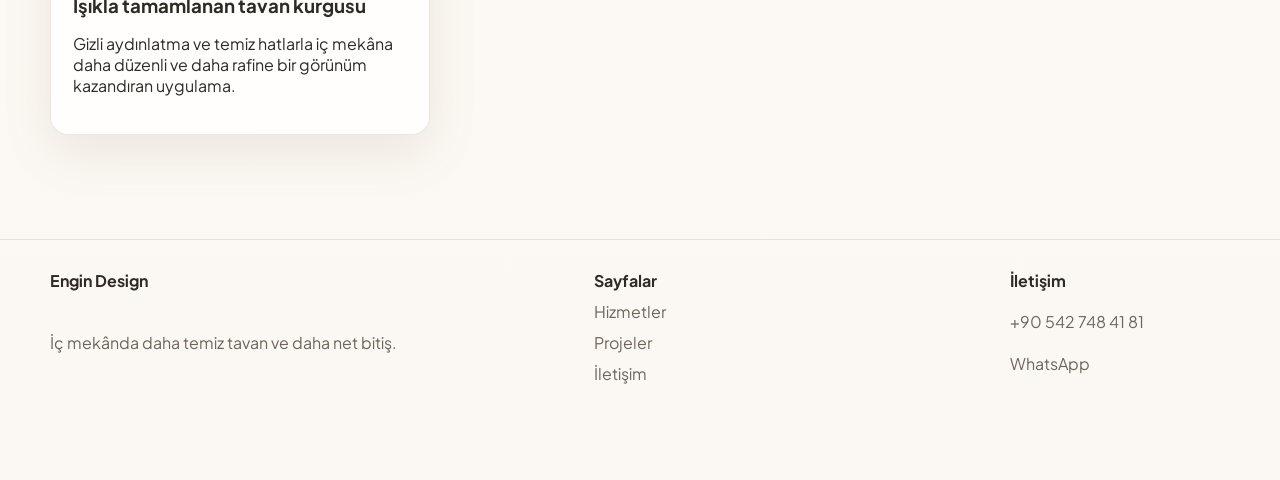
<file: asma-tavan-kartonpiyer-uygulamalari.html>
<!DOCTYPE html>
<html lang="tr">
  <head>
    <meta charset="UTF-8" />
    <meta name="viewport" content="width=device-width, initial-scale=1.0" />
    <title>Engin Design | Asma Tavan ve Kartonpiyer Uygulamaları</title>
    <meta name="description" content="Asma tavan ve kartonpiyer uygulamaları: tavan geçişleri, aydınlatma kurgusu ve düzenli iç mekan detayları." />
    <link rel="preconnect" href="https://fonts.googleapis.com" />
    <link rel="preconnect" href="https://fonts.gstatic.com" crossorigin />
    <link href="https://fonts.googleapis.com/css2?family=Plus+Jakarta+Sans:wght@400;500;600;700;800&display=swap" rel="stylesheet" />
    <link rel="stylesheet" href="styles.css" />
  </head>
  <body>
    <header class="site-header"><div class="container header-shell"><a class="brand" href="index.html"><span class="brand-badge brand-logo"><img src="assets/images/logoo.png" alt="Engin Design logo" /></span><span class="brand-text"><strong>ENGİN DESIGN</strong><small>Yapısal Hayallerinizin Kusursuz Gerçeği</small></span></a><button class="menu-toggle" id="menuToggle" aria-label="Menü Aç"><span></span><span></span><span></span></button><nav class="desktop-nav"><a href="index.html">Ana Sayfa</a><a href="about.html">Hakkımızda</a><a class="is-active" href="services.html">Hizmetler</a><a href="projects.html">Projeler</a><a href="contact.html">İletişim</a></nav></div><nav class="mobile-nav" id="mobileNav"><a href="index.html">Ana Sayfa</a><a href="about.html">Hakkımızda</a><a class="is-active" href="services.html">Hizmetler</a><a href="projects.html">Projeler</a><a href="contact.html">İletişim</a></nav></header>
    <main class="section"><div class="container"><a class="back-link" href="services.html">← Hizmetlere geri dön</a></div><div class="container page-hero"><div class="page-copy reveal"><p class="eyebrow">07 · Asma Tavan ve Kartonpiyer</p><h1>İç mekânı daha düzenli ve daha tamamlanmış hissettiren tavan detayları.</h1><p class="lead">Tavan geçişleri iç mekânın bütün hissini etkiler. Aydınlatma çizgisi, yükseklik algısı ve bitiş kalitesi bu hizmette birlikte ele alınır.</p></div><div class="page-visual reveal"><img src="assets/images/asmatavan.png" alt="İç mekân tavan ve duvar detayı" /></div></div><div class="container detail-intro"><div class="text-stack reveal"><article class="text-block"><h2>Ne sağlıyor?</h2><p>Daha derli toplu bir tavan çizgisi, daha doğru ışık geçişi ve iç mekânda profesyonel görünen bir tamamlanmışlık hissi sağlıyor.</p></article><article class="material-card"><span>İnce İşçilik</span><p>Özellikle köşe birleşimleri, gömme ışık detayları ve yüzey bitişleri bu hizmette sonucu belirleyen alanlardır.</p></article></div></div><section class="section soft-section compact-section"><div class="container"><div class="section-heading reveal"><p class="section-tag">Galeri</p><h2>Asma tavan ve iç mekân detayları</h2></div><div class="detail-gallery"><article class="project-card reveal"><img src="assets/images/asmatavan.png" alt="Asma tavan uygulaması" /><div class="project-body"><span class="project-badge">Tavan</span><h3>Işıkla tamamlanan tavan kurgusu</h3><p>Gizli aydınlatma ve temiz hatlarla iç mekâna daha düzenli ve daha rafine bir görünüm kazandıran uygulama.</p></div></article></div></div></section></main>
    <footer class="site-footer"><div class="container footer-grid"><div><strong>Engin Design</strong><p>İç mekânda daha temiz tavan ve daha net bitiş.</p></div><div><strong>Sayfalar</strong><a href="services.html">Hizmetler</a><a href="projects.html">Projeler</a><a href="contact.html">İletişim</a></div><div><strong>İletişim</strong><a href="tel:+905427484181">+90 542 748 41 81</a><a href="https://wa.me/905427484181" target="_blank" rel="noreferrer">WhatsApp</a></div></div></footer>
    <a href="https://www.instagram.com/engin_design2/" target="_blank" rel="noreferrer" aria-label="Instagram" style="position:fixed;left:12px;bottom:16px;width:62px;height:62px;border-radius:50%;display:inline-flex;align-items:center;justify-content:center;overflow:hidden;background:#fff;border:1px solid rgba(71,58,43,.1);box-shadow:0 10px 28px rgba(88,69,46,.12);z-index:2147483647;"><img src="assets/images/insta-icon.jpg" alt="Instagram" style="width:100%;height:100%;object-fit:contain;" /></a>
    <div class="floating-actions" style="position:fixed;right:12px;bottom:16px;display:flex;flex-direction:column;gap:10px;z-index:2147483647;"><a href="tel:+905427484181" aria-label="Ara" style="width:62px;height:62px;border-radius:50%;display:inline-flex;align-items:center;justify-content:center;overflow:hidden;background:#fff;border:1px solid rgba(71,58,43,.1);box-shadow:0 10px 28px rgba(88,69,46,.12);"><img src="assets/images/phone-icon.png" alt="Ara" style="width:100%;height:100%;object-fit:contain;" /></a><a href="https://wa.me/905427484181" target="_blank" rel="noreferrer" aria-label="WhatsApp" style="width:62px;height:62px;border-radius:50%;display:inline-flex;align-items:center;justify-content:center;overflow:hidden;background:#fff;border:1px solid rgba(71,58,43,.1);box-shadow:0 10px 28px rgba(88,69,46,.12);"><img src="assets/images/whatsapp-icon.jpg" alt="WhatsApp" style="width:100%;height:100%;object-fit:contain;" /></a></div>
    <script src="script.js"></script>
  </body>
</html>
</file>
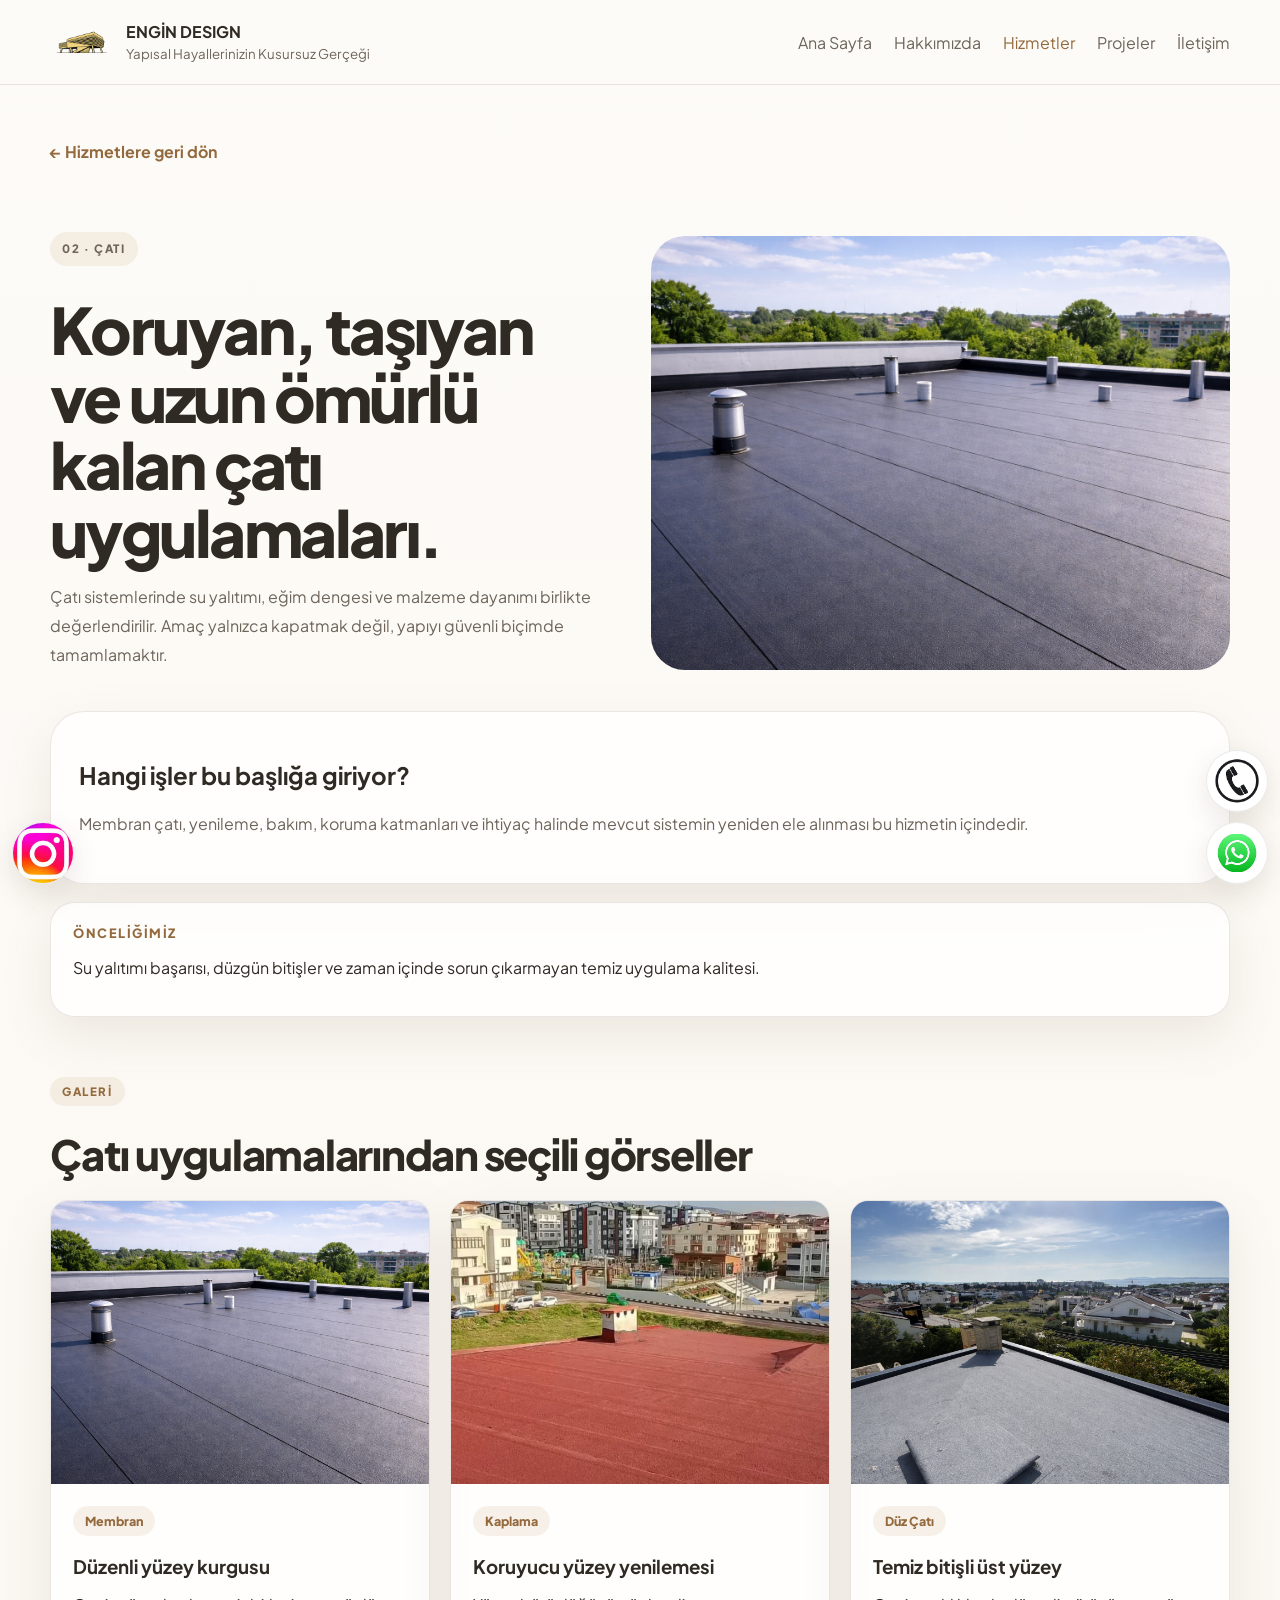
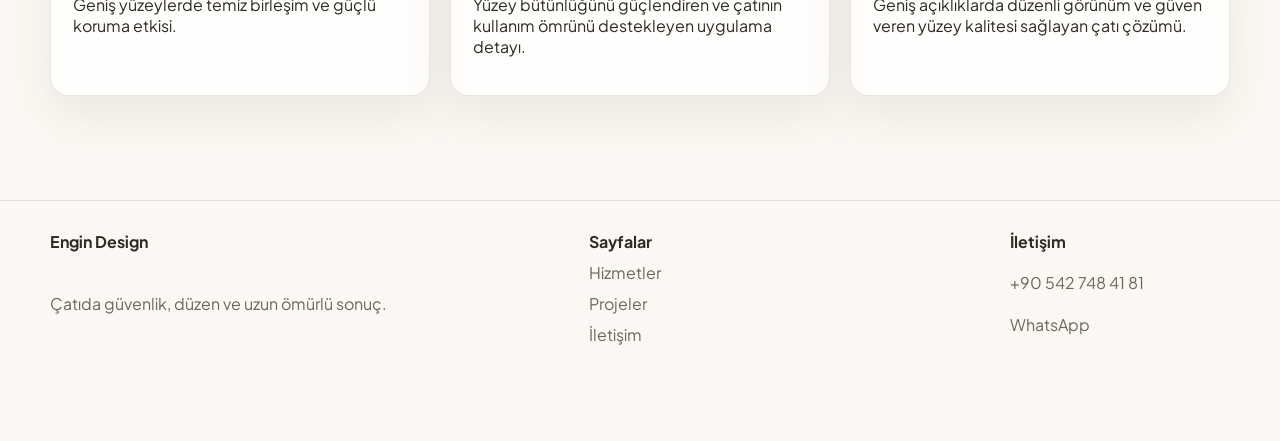
<file: cati-isleri-uygulama.html>
<!DOCTYPE html>
<html lang="tr">
  <head>
    <meta charset="UTF-8" />
    <meta name="viewport" content="width=device-width, initial-scale=1.0" />
    <title>Engin Design | Çatı İşleri Uygulama</title>
    <meta
      name="description"
      content="Çatı işleri uygulama detayları: membran çatı, yenileme, koruma ve uzun ömürlü üst yapı çözümleri."
    />
    <link rel="preconnect" href="https://fonts.googleapis.com" />
    <link rel="preconnect" href="https://fonts.gstatic.com" crossorigin />
    <link
      href="https://fonts.googleapis.com/css2?family=Plus+Jakarta+Sans:wght@400;500;600;700;800&display=swap"
      rel="stylesheet"
    />
    <link rel="stylesheet" href="styles.css" />
  </head>
  <body>
    <header class="site-header">
      <div class="container header-shell">
        <a class="brand" href="index.html">
          <span class="brand-badge brand-logo"><img src="assets/images/logoo.png" alt="Engin Design logo" /></span>
          <span class="brand-text"><strong>ENGİN DESIGN</strong><small>Yapısal Hayallerinizin Kusursuz Gerçeği</small></span>
        </a>
        <button class="menu-toggle" id="menuToggle" aria-label="Menü Aç"><span></span><span></span><span></span></button>
        <nav class="desktop-nav">
          <a href="index.html">Ana Sayfa</a><a href="about.html">Hakkımızda</a><a class="is-active" href="services.html">Hizmetler</a><a href="projects.html">Projeler</a><a href="contact.html">İletişim</a>
        </nav>
      </div>
      <nav class="mobile-nav" id="mobileNav">
        <a href="index.html">Ana Sayfa</a><a href="about.html">Hakkımızda</a><a class="is-active" href="services.html">Hizmetler</a><a href="projects.html">Projeler</a><a href="contact.html">İletişim</a>
      </nav>
    </header>
    <main class="section">
      <div class="container"><a class="back-link" href="services.html">← Hizmetlere geri dön</a></div>
      <div class="container page-hero">
        <div class="page-copy reveal">
          <p class="eyebrow">02 · Çatı</p>
          <h1>Koruyan, taşıyan ve uzun ömürlü kalan çatı uygulamaları.</h1>
          <p class="lead">Çatı sistemlerinde su yalıtımı, eğim dengesi ve malzeme dayanımı birlikte değerlendirilir. Amaç yalnızca kapatmak değil, yapıyı güvenli biçimde tamamlamaktır.</p>
        </div>
        <div class="page-visual reveal"><img src="assets/images/project-membran-cati.png" alt="Membran çatı uygulaması" /></div>
      </div>
      <div class="container detail-intro">
        <div class="text-stack reveal">
          <article class="text-block"><h2>Hangi işler bu başlığa giriyor?</h2><p>Membran çatı, yenileme, bakım, koruma katmanları ve ihtiyaç halinde mevcut sistemin yeniden ele alınması bu hizmetin içindedir.</p></article>
          <article class="material-card"><span>Önceliğimiz</span><p>Su yalıtımı başarısı, düzgün bitişler ve zaman içinde sorun çıkarmayan temiz uygulama kalitesi.</p></article>
        </div>
      </div>
      <section class="section soft-section compact-section">
        <div class="container">
          <div class="section-heading reveal"><p class="section-tag">Galeri</p><h2>Çatı uygulamalarından seçili görseller</h2></div>
          <div class="detail-gallery">
            <article class="project-card reveal"><img src="assets/images/project-membran-cati.png" alt="Membran çatı yüzeyi" /><div class="project-body"><span class="project-badge">Membran</span><h3>Düzenli yüzey kurgusu</h3><p>Geniş yüzeylerde temiz birleşim ve güçlü koruma etkisi.</p></div></article>
            <article class="project-card reveal"><img src="assets/images/cati-uygulama-01.jpeg" alt="Kırmızı kaplamalı çatı uygulaması" /><div class="project-body"><span class="project-badge">Kaplama</span><h3>Koruyucu yüzey yenilemesi</h3><p>Yüzey bütünlüğünü güçlendiren ve çatının kullanım ömrünü destekleyen uygulama detayı.</p></div></article>
            <article class="project-card reveal"><img src="assets/images/cati-uygulama-02.jpeg" alt="Gri yüzeyli çatı uygulaması" /><div class="project-body"><span class="project-badge">Düz Çatı</span><h3>Temiz bitişli üst yüzey</h3><p>Geniş açıklıklarda düzenli görünüm ve güven veren yüzey kalitesi sağlayan çatı çözümü.</p></div></article>
          </div>
        </div>
      </section>
    </main>
    <footer class="site-footer"><div class="container footer-grid"><div><strong>Engin Design</strong><p>Çatıda güvenlik, düzen ve uzun ömürlü sonuç.</p></div><div><strong>Sayfalar</strong><a href="services.html">Hizmetler</a><a href="projects.html">Projeler</a><a href="contact.html">İletişim</a></div><div><strong>İletişim</strong><a href="tel:+905427484181">+90 542 748 41 81</a><a href="https://wa.me/905427484181" target="_blank" rel="noreferrer">WhatsApp</a></div></div></footer>
    <a href="https://www.instagram.com/engin_design2/" target="_blank" rel="noreferrer" aria-label="Instagram" style="position:fixed;left:12px;bottom:16px;width:62px;height:62px;border-radius:50%;display:inline-flex;align-items:center;justify-content:center;overflow:hidden;background:#fff;border:1px solid rgba(71,58,43,.1);box-shadow:0 10px 28px rgba(88,69,46,.12);z-index:2147483647;"><img src="assets/images/insta-icon.jpg" alt="Instagram" style="width:100%;height:100%;object-fit:contain;" /></a>
    <div class="floating-actions" style="position:fixed;right:12px;bottom:16px;display:flex;flex-direction:column;gap:10px;z-index:2147483647;"><a href="tel:+905427484181" aria-label="Ara" style="width:62px;height:62px;border-radius:50%;display:inline-flex;align-items:center;justify-content:center;overflow:hidden;background:#fff;border:1px solid rgba(71,58,43,.1);box-shadow:0 10px 28px rgba(88,69,46,.12);"><img src="assets/images/phone-icon.png" alt="Ara" style="width:100%;height:100%;object-fit:contain;" /></a><a href="https://wa.me/905427484181" target="_blank" rel="noreferrer" aria-label="WhatsApp" style="width:62px;height:62px;border-radius:50%;display:inline-flex;align-items:center;justify-content:center;overflow:hidden;background:#fff;border:1px solid rgba(71,58,43,.1);box-shadow:0 10px 28px rgba(88,69,46,.12);"><img src="assets/images/whatsapp-icon.jpg" alt="WhatsApp" style="width:100%;height:100%;object-fit:contain;" /></a></div>
    <script src="script.js"></script>
  </body>
</html>
</file>
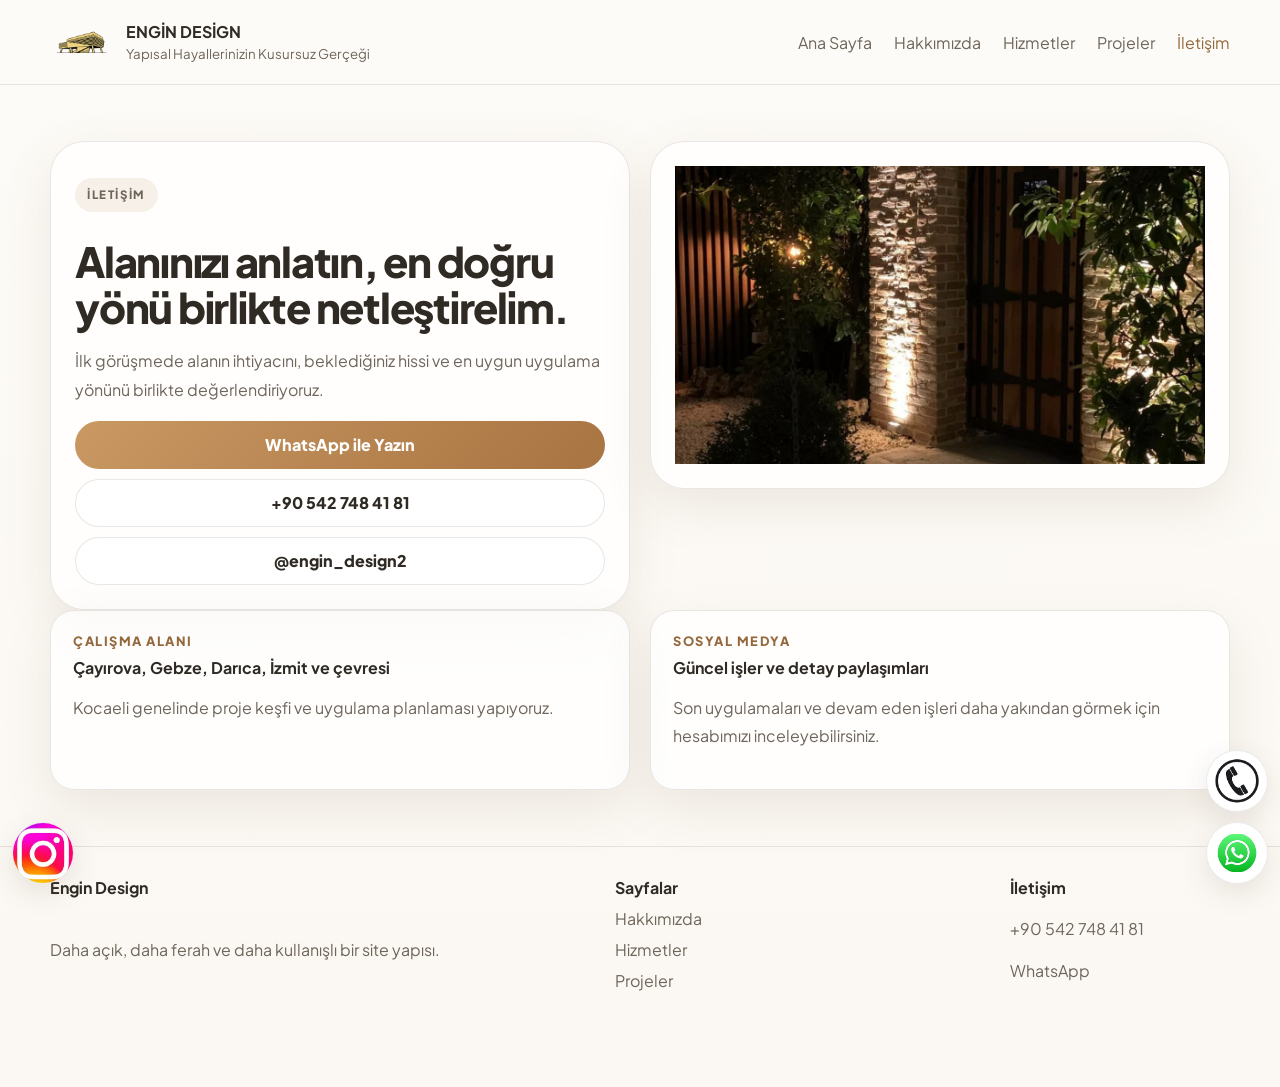
<file: contact.html>
<!DOCTYPE html>
<html lang="tr">
  <head>
    <meta charset="UTF-8" />
    <meta name="viewport" content="width=device-width, initial-scale=1.0" />
    <title>Engin Design | İletişim</title>
    <meta name="description" content="Engin Design ile iletişime geçin. Bahçe tasarımı, pergola, deck ve dış cephe uygulamaları için hızlı geri dönüş alın." />
    <link rel="preconnect" href="https://fonts.googleapis.com" />
    <link rel="preconnect" href="https://fonts.gstatic.com" crossorigin />
    <link
      href="https://fonts.googleapis.com/css2?family=Plus+Jakarta+Sans:wght@400;500;600;700;800&display=swap"
      rel="stylesheet"
    />
    <link rel="stylesheet" href="styles.css" />
  </head>
  <body>
    <header class="site-header">
      <div class="container header-shell">
<a class="brand" href="contact.html">
  <span class="brand-badge brand-logo">
    <img src="assets/images/logoo.png" alt="Engin Design logo" />
  </span>
  <span class="brand-text">
    <strong>ENGİN DESİGN</strong>
    <small>Yapısal Hayallerinizin Kusursuz Gerçeği</small>
  </span>
</a>        <button class="menu-toggle" id="menuToggle" aria-label="Menü Aç"><span></span><span></span><span></span></button>
        <nav class="desktop-nav">
          <a href="index.html">Ana Sayfa</a>
          <a href="about.html">Hakkımızda</a>
          <a href="services.html">Hizmetler</a>
          <a href="projects.html">Projeler</a>
          <a class="is-active" href="contact.html">İletişim</a>
        </nav>
      </div>
      <nav class="mobile-nav" id="mobileNav">
        <a href="index.html">Ana Sayfa</a>
        <a href="about.html">Hakkımızda</a>
        <a href="services.html">Hizmetler</a>
        <a href="projects.html">Projeler</a>
        <a class="is-active" href="contact.html">İletişim</a>
      </nav>

    </header>

    <main class="section">
      <div class="container contact-layout">
        <div class="contact-panel reveal">
          <p class="section-tag">İletişim</p>
          <h2>Alanınızı anlatın, en doğru yönü birlikte netleştirelim.</h2>
          <p>
            İlk görüşmede alanın ihtiyacını, beklediğiniz hissi ve en uygun uygulama yönünü birlikte
            değerlendiriyoruz.
          </p>
          <div class="contact-links">
            <a class="button" href="https://wa.me/905427484181" target="_blank" rel="noreferrer">WhatsApp ile Yazın</a>
            <a class="button button-soft" href="tel:+905427484181">+90 542 748 41 81</a>
            <a class="button button-soft" href="https://www.instagram.com/engin_design2/" target="_blank" rel="noreferrer">@engin_design2</a>
          </div>
        </div>

        <div class="contact-video reveal">
          <video autoplay muted loop playsinline poster="assets/images/project-01.jpeg">
            <source src="assets/videos/showcase-02.mp4" type="video/mp4" />
          </video>
        </div>
      </div>

      <div class="container cards-grid">
        <article class="contact-card reveal">
          <span>Çalışma Alanı</span>
          <strong>Çayırova, Gebze, Darıca, İzmit ve çevresi</strong>
          <p>Kocaeli genelinde proje keşfi ve uygulama planlaması yapıyoruz.</p>
        </article>
        <article class="contact-card reveal">
          <span>Sosyal Medya</span>
          <strong>Güncel işler ve detay paylaşımları</strong>
          <p>Son uygulamaları ve devam eden işleri daha yakından görmek için hesabımızı inceleyebilirsiniz.</p>
        </article>
      </div>
    </main>

    <footer class="site-footer">
      <div class="container footer-grid">
        <div><strong>Engin Design</strong><p>Daha açık, daha ferah ve daha kullanışlı bir site yapısı.</p></div>
        <div><strong>Sayfalar</strong><a href="about.html">Hakkımızda</a><a href="services.html">Hizmetler</a><a href="projects.html">Projeler</a></div>
        <div><strong>İletişim</strong><a href="tel:+905427484181">+90 542 748 41 81</a><a href="https://wa.me/905427484181" target="_blank" rel="noreferrer">WhatsApp</a></div>
      </div>
    </footer>

    <a href="https://www.instagram.com/engin_design2/" target="_blank" rel="noreferrer" aria-label="Instagram" style="position:fixed;left:12px;bottom:16px;width:62px;height:62px;border-radius:50%;display:inline-flex;align-items:center;justify-content:center;overflow:hidden;background:#fff;border:1px solid rgba(71,58,43,.1);box-shadow:0 10px 28px rgba(88,69,46,.12);z-index:2147483647;">
      <img src="assets/images/insta-icon.jpg" alt="Instagram" style="width:100%;height:100%;object-fit:contain;" />
    </a>

    <div class="floating-actions" style="position:fixed;right:12px;bottom:16px;display:flex;flex-direction:column;gap:10px;z-index:2147483647;">
      <a href="tel:+905427484181" aria-label="Ara" style="width:62px;height:62px;border-radius:50%;display:inline-flex;align-items:center;justify-content:center;overflow:hidden;background:#fff;border:1px solid rgba(71,58,43,.1);box-shadow:0 10px 28px rgba(88,69,46,.12);"><img src="assets/images/phone-icon.png" alt="Ara" style="width:100%;height:100%;object-fit:contain;" /></a>
      <a href="https://wa.me/905427484181" target="_blank" rel="noreferrer" aria-label="WhatsApp" style="width:62px;height:62px;border-radius:50%;display:inline-flex;align-items:center;justify-content:center;overflow:hidden;background:#fff;border:1px solid rgba(71,58,43,.1);box-shadow:0 10px 28px rgba(88,69,46,.12);"><img src="assets/images/whatsapp-icon.jpg" alt="WhatsApp" style="width:100%;height:100%;object-fit:contain;" /></a>
    </div>

    <script src="script.js"></script>
  </body>
</html>
</file>
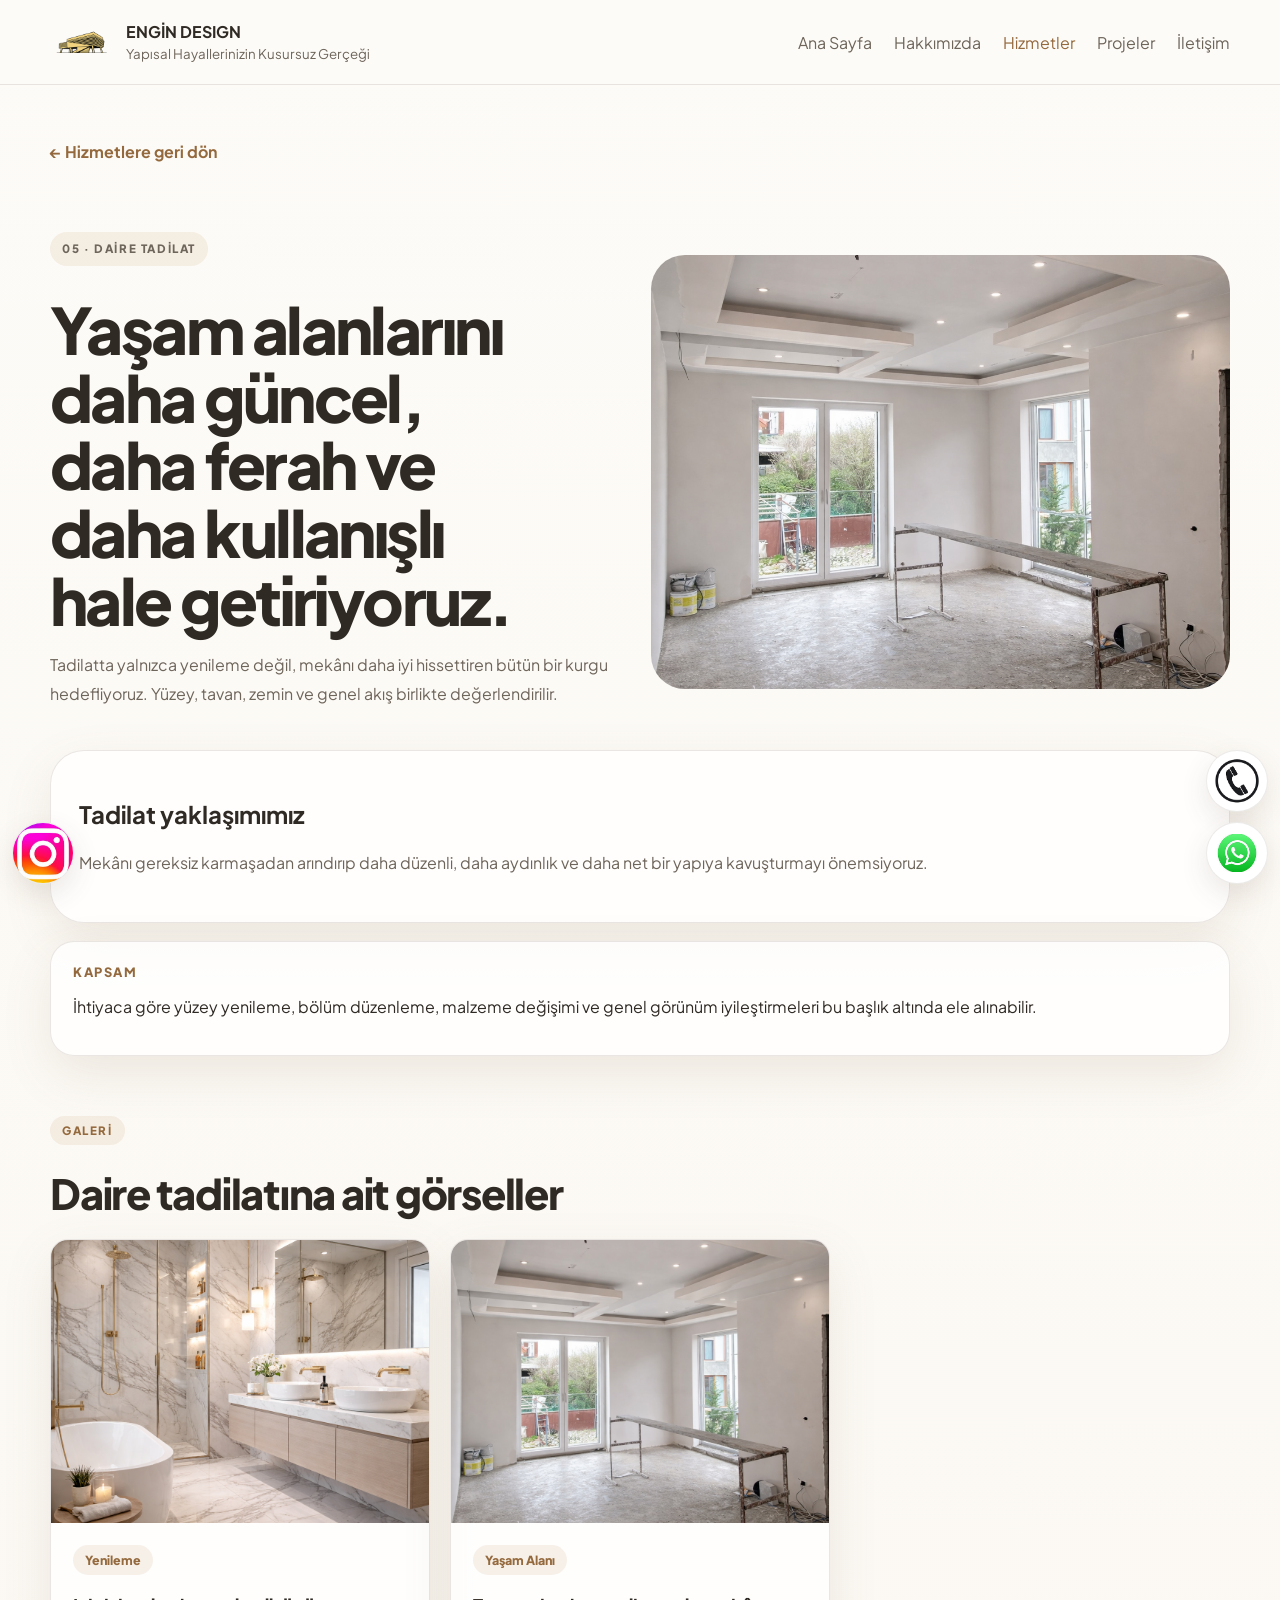
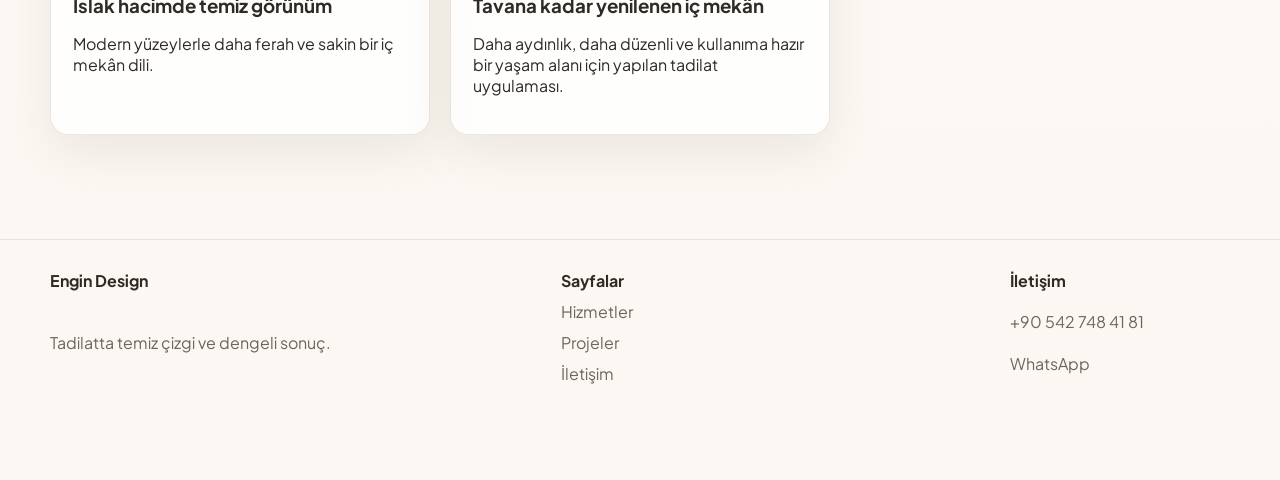
<file: daire-tadilat-isleri.html>
<!DOCTYPE html>
<html lang="tr">
  <head>
    <meta charset="UTF-8" />
    <meta name="viewport" content="width=device-width, initial-scale=1.0" />
    <title>Engin Design | Daire Tadilat İşleri</title>
    <meta name="description" content="Daire tadilat işleri: yüzey yenileme, mekan düzenleme, modern görünüm ve kullanışlı yaşam alanları." />
    <link rel="preconnect" href="https://fonts.googleapis.com" />
    <link rel="preconnect" href="https://fonts.gstatic.com" crossorigin />
    <link href="https://fonts.googleapis.com/css2?family=Plus+Jakarta+Sans:wght@400;500;600;700;800&display=swap" rel="stylesheet" />
    <link rel="stylesheet" href="styles.css" />
  </head>
  <body>
    <header class="site-header"><div class="container header-shell"><a class="brand" href="index.html"><span class="brand-badge brand-logo"><img src="assets/images/logoo.png" alt="Engin Design logo" /></span><span class="brand-text"><strong>ENGİN DESIGN</strong><small>Yapısal Hayallerinizin Kusursuz Gerçeği</small></span></a><button class="menu-toggle" id="menuToggle" aria-label="Menü Aç"><span></span><span></span><span></span></button><nav class="desktop-nav"><a href="index.html">Ana Sayfa</a><a href="about.html">Hakkımızda</a><a class="is-active" href="services.html">Hizmetler</a><a href="projects.html">Projeler</a><a href="contact.html">İletişim</a></nav></div><nav class="mobile-nav" id="mobileNav"><a href="index.html">Ana Sayfa</a><a href="about.html">Hakkımızda</a><a class="is-active" href="services.html">Hizmetler</a><a href="projects.html">Projeler</a><a href="contact.html">İletişim</a></nav></header>
    <main class="section"><div class="container"><a class="back-link" href="services.html">← Hizmetlere geri dön</a></div><div class="container page-hero"><div class="page-copy reveal"><p class="eyebrow">05 · Daire Tadilat</p><h1>Yaşam alanlarını daha güncel, daha ferah ve daha kullanışlı hale getiriyoruz.</h1><p class="lead">Tadilatta yalnızca yenileme değil, mekânı daha iyi hissettiren bütün bir kurgu hedefliyoruz. Yüzey, tavan, zemin ve genel akış birlikte değerlendirilir.</p></div><div class="page-visual reveal"><img src="assets/images/dairetadilat2.png" alt="İç mekan tadilat detayı" /></div></div><div class="container detail-intro"><div class="text-stack reveal"><article class="text-block"><h2>Tadilat yaklaşımımız</h2><p>Mekânı gereksiz karmaşadan arındırıp daha düzenli, daha aydınlık ve daha net bir yapıya kavuşturmayı önemsiyoruz.</p></article><article class="material-card"><span>Kapsam</span><p>İhtiyaca göre yüzey yenileme, bölüm düzenleme, malzeme değişimi ve genel görünüm iyileştirmeleri bu başlık altında ele alınabilir.</p></article></div></div><section class="section soft-section compact-section"><div class="container"><div class="section-heading reveal"><p class="section-tag">Galeri</p><h2>Daire tadilatına ait görseller</h2></div><div class="detail-gallery"><article class="project-card reveal"><img src="assets/images/project-fayans.png" alt="Banyo tadilat örneği" /><div class="project-body"><span class="project-badge">Yenileme</span><h3>Islak hacimde temiz görünüm</h3><p>Modern yüzeylerle daha ferah ve sakin bir iç mekân dili.</p></div></article><article class="project-card reveal"><img src="assets/images/dairetadilat2.png" alt="Daire tadilat uygulaması" /><div class="project-body"><span class="project-badge">Yaşam Alanı</span><h3>Tavana kadar yenilenen iç mekân</h3><p>Daha aydınlık, daha düzenli ve kullanıma hazır bir yaşam alanı için yapılan tadilat uygulaması.</p></div></article></div></div></section></main>
    <footer class="site-footer"><div class="container footer-grid"><div><strong>Engin Design</strong><p>Tadilatta temiz çizgi ve dengeli sonuç.</p></div><div><strong>Sayfalar</strong><a href="services.html">Hizmetler</a><a href="projects.html">Projeler</a><a href="contact.html">İletişim</a></div><div><strong>İletişim</strong><a href="tel:+905427484181">+90 542 748 41 81</a><a href="https://wa.me/905427484181" target="_blank" rel="noreferrer">WhatsApp</a></div></div></footer>
    <a href="https://www.instagram.com/engin_design2/" target="_blank" rel="noreferrer" aria-label="Instagram" style="position:fixed;left:12px;bottom:16px;width:62px;height:62px;border-radius:50%;display:inline-flex;align-items:center;justify-content:center;overflow:hidden;background:#fff;border:1px solid rgba(71,58,43,.1);box-shadow:0 10px 28px rgba(88,69,46,.12);z-index:2147483647;"><img src="assets/images/insta-icon.jpg" alt="Instagram" style="width:100%;height:100%;object-fit:contain;" /></a>
    <div class="floating-actions" style="position:fixed;right:12px;bottom:16px;display:flex;flex-direction:column;gap:10px;z-index:2147483647;"><a href="tel:+905427484181" aria-label="Ara" style="width:62px;height:62px;border-radius:50%;display:inline-flex;align-items:center;justify-content:center;overflow:hidden;background:#fff;border:1px solid rgba(71,58,43,.1);box-shadow:0 10px 28px rgba(88,69,46,.12);"><img src="assets/images/phone-icon.png" alt="Ara" style="width:100%;height:100%;object-fit:contain;" /></a><a href="https://wa.me/905427484181" target="_blank" rel="noreferrer" aria-label="WhatsApp" style="width:62px;height:62px;border-radius:50%;display:inline-flex;align-items:center;justify-content:center;overflow:hidden;background:#fff;border:1px solid rgba(71,58,43,.1);box-shadow:0 10px 28px rgba(88,69,46,.12);"><img src="assets/images/whatsapp-icon.jpg" alt="WhatsApp" style="width:100%;height:100%;object-fit:contain;" /></a></div>
    <script src="script.js"></script>
  </body>
</html>
</file>
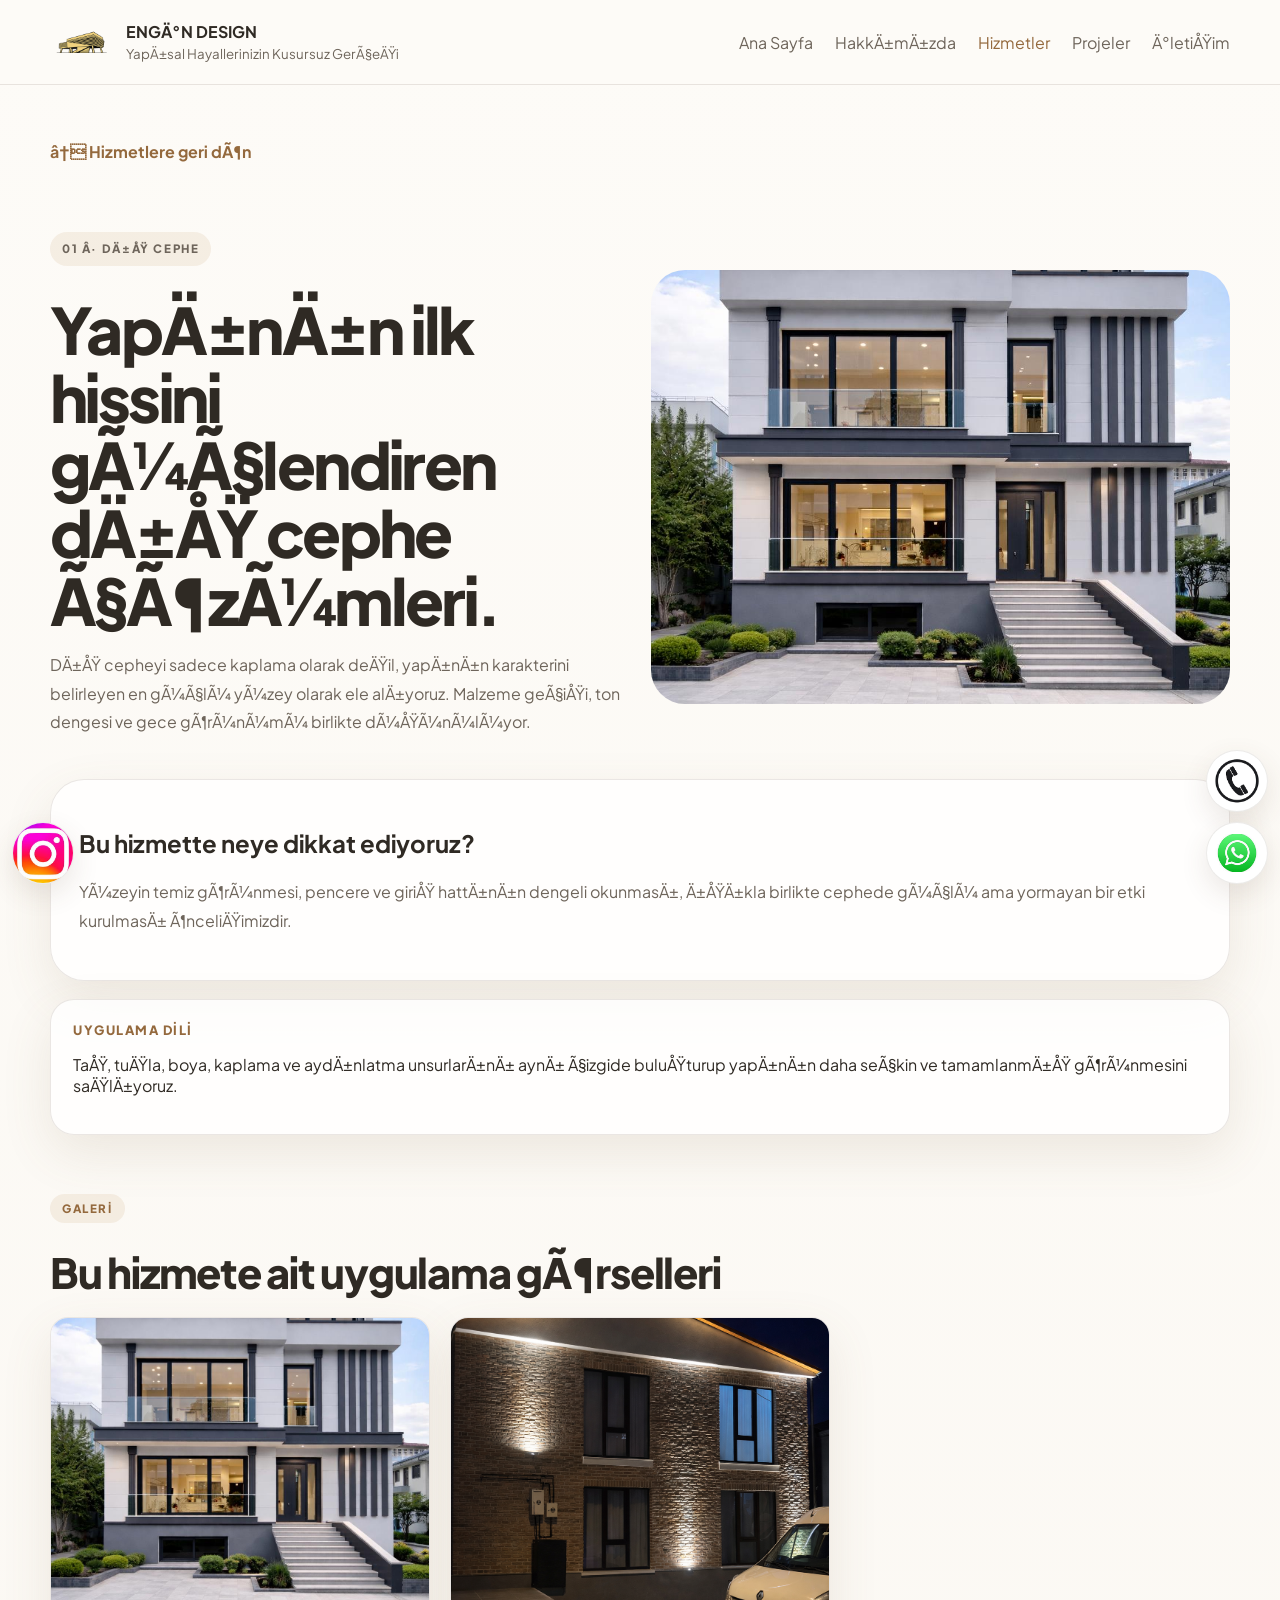
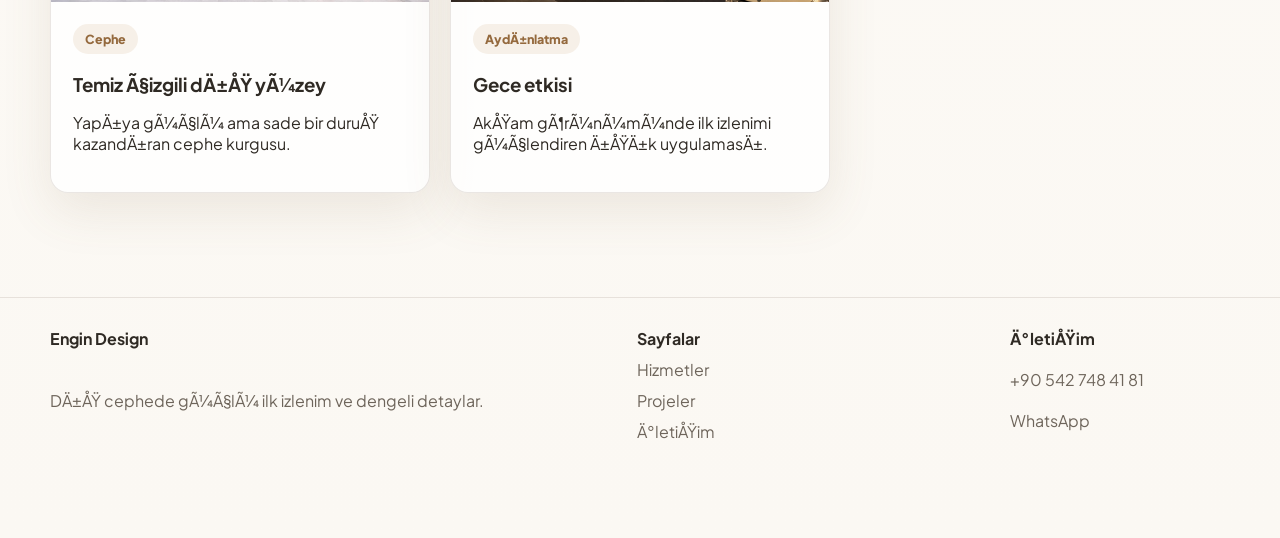
<file: dis-cephe-uygulamalari.html>
<!DOCTYPE html>
<html lang="tr">
  <head>
    <meta charset="UTF-8" />
    <meta name="viewport" content="width=device-width, initial-scale=1.0" />
    <title>Engin Design | DÄ±ÅŸ Cephe UygulamalarÄ±</title>
    <meta name="description" content="Engin Design dÄ±ÅŸ cephe uygulamalarÄ±: yÃ¼zey dÃ¼zeni, malzeme uyumu, aydÄ±nlatma etkisi ve gÃ¼Ã§lÃ¼ ilk izlenim." />
    <link rel="preconnect" href="https://fonts.googleapis.com" />
    <link rel="preconnect" href="https://fonts.gstatic.com" crossorigin />
    <link href="https://fonts.googleapis.com/css2?family=Plus+Jakarta+Sans:wght@400;500;600;700;800&display=swap" rel="stylesheet" />
    <link rel="stylesheet" href="styles.css" />
  </head>
  <body>
    <header class="site-header"><div class="container header-shell"><a class="brand" href="index.html"><span class="brand-badge brand-logo"><img src="assets/images/logoo.png" alt="Engin Design logo" /></span><span class="brand-text"><strong>ENGÄ°N DESIGN</strong><small>YapÄ±sal Hayallerinizin Kusursuz GerÃ§eÄŸi</small></span></a><button class="menu-toggle" id="menuToggle" aria-label="MenÃ¼ AÃ§"><span></span><span></span><span></span></button><nav class="desktop-nav"><a href="index.html">Ana Sayfa</a><a href="about.html">HakkÄ±mÄ±zda</a><a class="is-active" href="services.html">Hizmetler</a><a href="projects.html">Projeler</a><a href="contact.html">Ä°letiÅŸim</a></nav></div><nav class="mobile-nav" id="mobileNav"><a href="index.html">Ana Sayfa</a><a href="about.html">HakkÄ±mÄ±zda</a><a class="is-active" href="services.html">Hizmetler</a><a href="projects.html">Projeler</a><a href="contact.html">Ä°letiÅŸim</a></nav></header>
    <main class="section"><div class="container"><a class="back-link" href="services.html">â† Hizmetlere geri dÃ¶n</a></div><div class="container page-hero"><div class="page-copy reveal"><p class="eyebrow">01 Â· DÄ±ÅŸ Cephe</p><h1>YapÄ±nÄ±n ilk hissini gÃ¼Ã§lendiren dÄ±ÅŸ cephe Ã§Ã¶zÃ¼mleri.</h1><p class="lead">DÄ±ÅŸ cepheyi sadece kaplama olarak deÄŸil, yapÄ±nÄ±n karakterini belirleyen en gÃ¼Ã§lÃ¼ yÃ¼zey olarak ele alÄ±yoruz. Malzeme geÃ§iÅŸi, ton dengesi ve gece gÃ¶rÃ¼nÃ¼mÃ¼ birlikte dÃ¼ÅŸÃ¼nÃ¼lÃ¼yor.</p></div><div class="page-visual reveal"><img src="assets/images/project-discephe-new.jpeg" alt="DÄ±ÅŸ cephe uygulamasÄ±" /></div></div><div class="container detail-intro"><div class="text-stack reveal"><article class="text-block"><h2>Bu hizmette neye dikkat ediyoruz?</h2><p>YÃ¼zeyin temiz gÃ¶rÃ¼nmesi, pencere ve giriÅŸ hattÄ±nÄ±n dengeli okunmasÄ±, Ä±ÅŸÄ±kla birlikte cephede gÃ¼Ã§lÃ¼ ama yormayan bir etki kurulmasÄ± Ã¶nceliÄŸimizdir.</p></article><article class="material-card"><span>Uygulama Dili</span><p>TaÅŸ, tuÄŸla, boya, kaplama ve aydÄ±nlatma unsurlarÄ±nÄ± aynÄ± Ã§izgide buluÅŸturup yapÄ±nÄ±n daha seÃ§kin ve tamamlanmÄ±ÅŸ gÃ¶rÃ¼nmesini saÄŸlÄ±yoruz.</p></article></div></div><section class="section soft-section compact-section"><div class="container"><div class="section-heading reveal"><p class="section-tag">Galeri</p><h2>Bu hizmete ait uygulama gÃ¶rselleri</h2></div><div class="detail-gallery"><article class="project-card reveal"><img src="assets/images/project-discephe-new.jpeg" alt="Modern dÄ±ÅŸ cephe" /><div class="project-body"><span class="project-badge">Cephe</span><h3>Temiz Ã§izgili dÄ±ÅŸ yÃ¼zey</h3><p>YapÄ±ya gÃ¼Ã§lÃ¼ ama sade bir duruÅŸ kazandÄ±ran cephe kurgusu.</p></div></article><article class="project-card reveal"><img src="assets/images/project-dis-isiklandirma.png" alt="DÄ±ÅŸ cephede aydÄ±nlatma" /><div class="project-body"><span class="project-badge">AydÄ±nlatma</span><h3>Gece etkisi</h3><p>AkÅŸam gÃ¶rÃ¼nÃ¼mÃ¼nde ilk izlenimi gÃ¼Ã§lendiren Ä±ÅŸÄ±k uygulamasÄ±.</p></div></article></div></div></section></main>
    <footer class="site-footer"><div class="container footer-grid"><div><strong>Engin Design</strong><p>DÄ±ÅŸ cephede gÃ¼Ã§lÃ¼ ilk izlenim ve dengeli detaylar.</p></div><div><strong>Sayfalar</strong><a href="services.html">Hizmetler</a><a href="projects.html">Projeler</a><a href="contact.html">Ä°letiÅŸim</a></div><div><strong>Ä°letiÅŸim</strong><a href="tel:+905427484181">+90 542 748 41 81</a><a href="https://wa.me/905427484181" target="_blank" rel="noreferrer">WhatsApp</a></div></div></footer>
    <a href="https://www.instagram.com/engin_design2/" target="_blank" rel="noreferrer" aria-label="Instagram" style="position:fixed;left:12px;bottom:16px;width:62px;height:62px;border-radius:50%;display:inline-flex;align-items:center;justify-content:center;overflow:hidden;background:#fff;border:1px solid rgba(71,58,43,.1);box-shadow:0 10px 28px rgba(88,69,46,.12);z-index:2147483647;"><img src="assets/images/insta-icon.jpg" alt="Instagram" style="width:100%;height:100%;object-fit:contain;" /></a>
    <div class="floating-actions" style="position:fixed;right:12px;bottom:16px;display:flex;flex-direction:column;gap:10px;z-index:2147483647;"><a href="tel:+905427484181" aria-label="Ara" style="width:62px;height:62px;border-radius:50%;display:inline-flex;align-items:center;justify-content:center;overflow:hidden;background:#fff;border:1px solid rgba(71,58,43,.1);box-shadow:0 10px 28px rgba(88,69,46,.12);"><img src="assets/images/phone-icon.png" alt="Ara" style="width:100%;height:100%;object-fit:contain;" /></a><a href="https://wa.me/905427484181" target="_blank" rel="noreferrer" aria-label="WhatsApp" style="width:62px;height:62px;border-radius:50%;display:inline-flex;align-items:center;justify-content:center;overflow:hidden;background:#fff;border:1px solid rgba(71,58,43,.1);box-shadow:0 10px 28px rgba(88,69,46,.12);"><img src="assets/images/whatsapp-icon.jpg" alt="WhatsApp" style="width:100%;height:100%;object-fit:contain;" /></a></div>
    <script src="script.js"></script>
  </body>
</html>
</file>
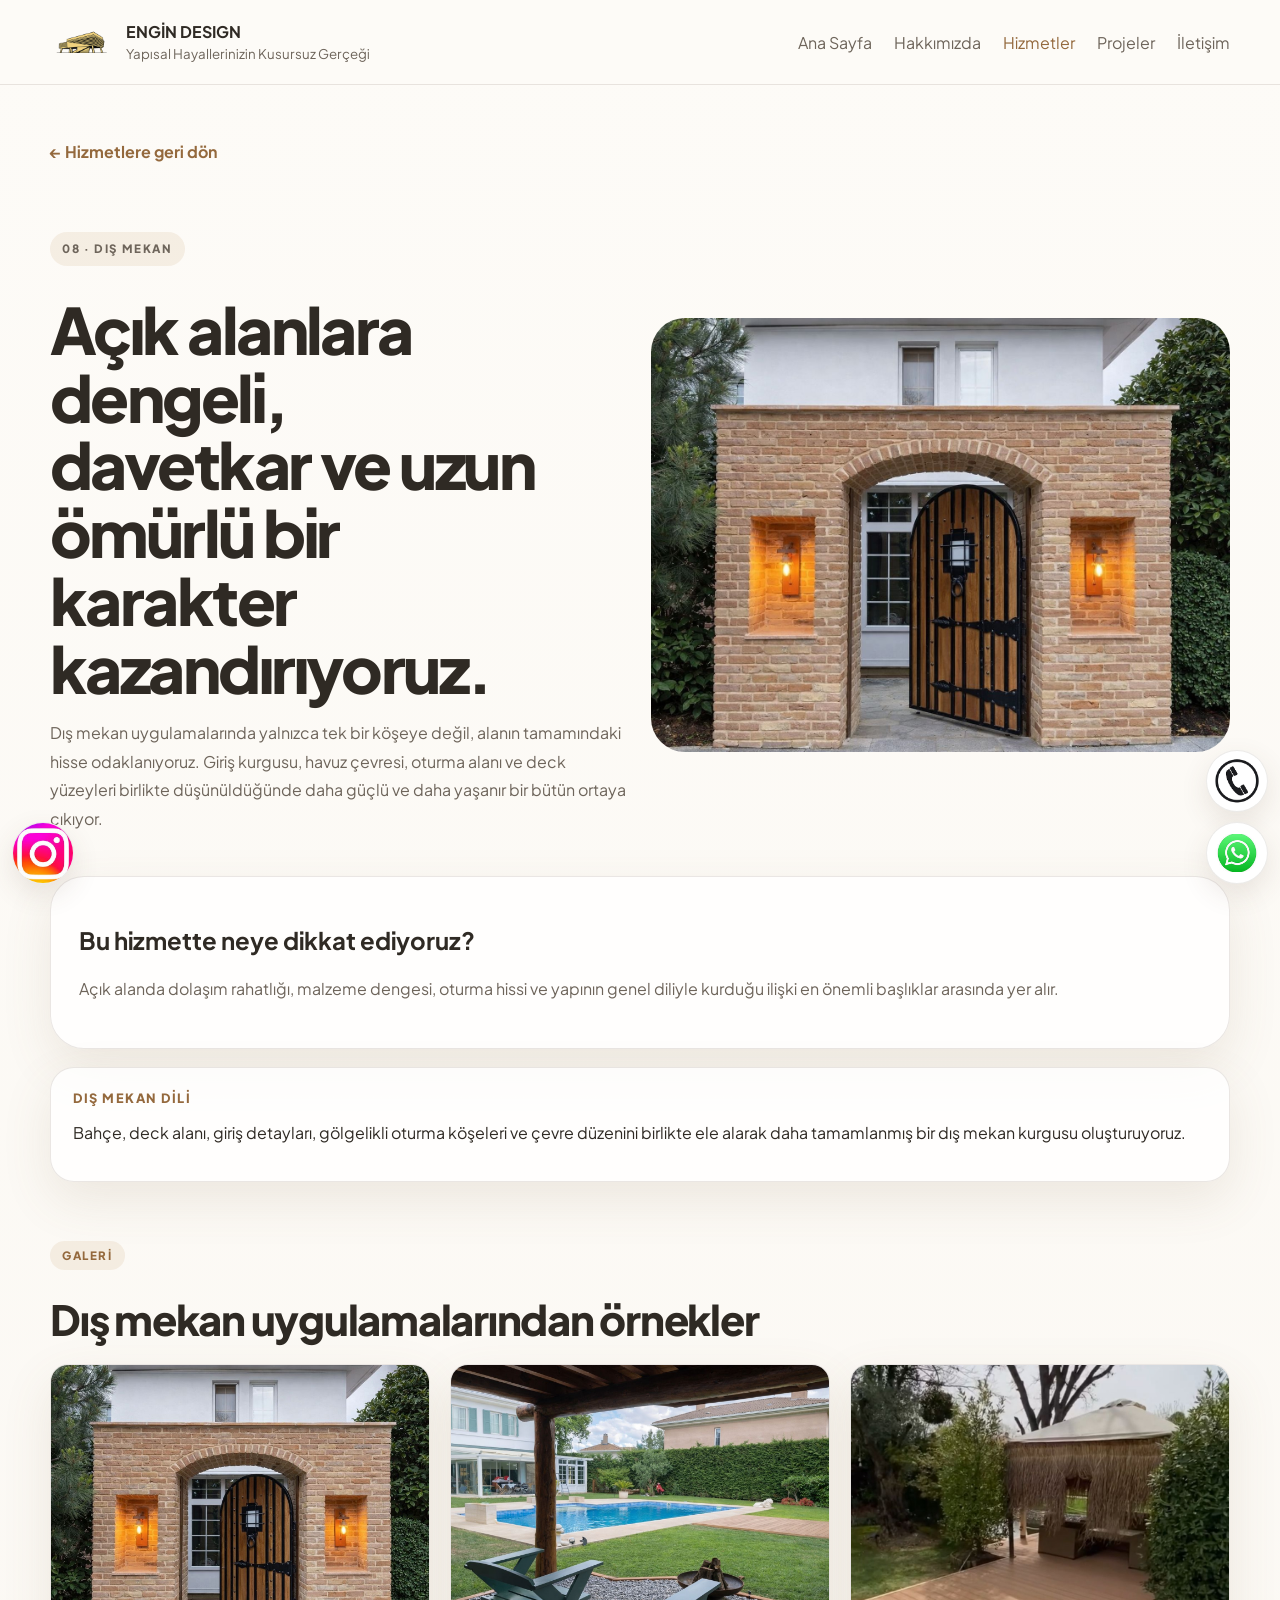
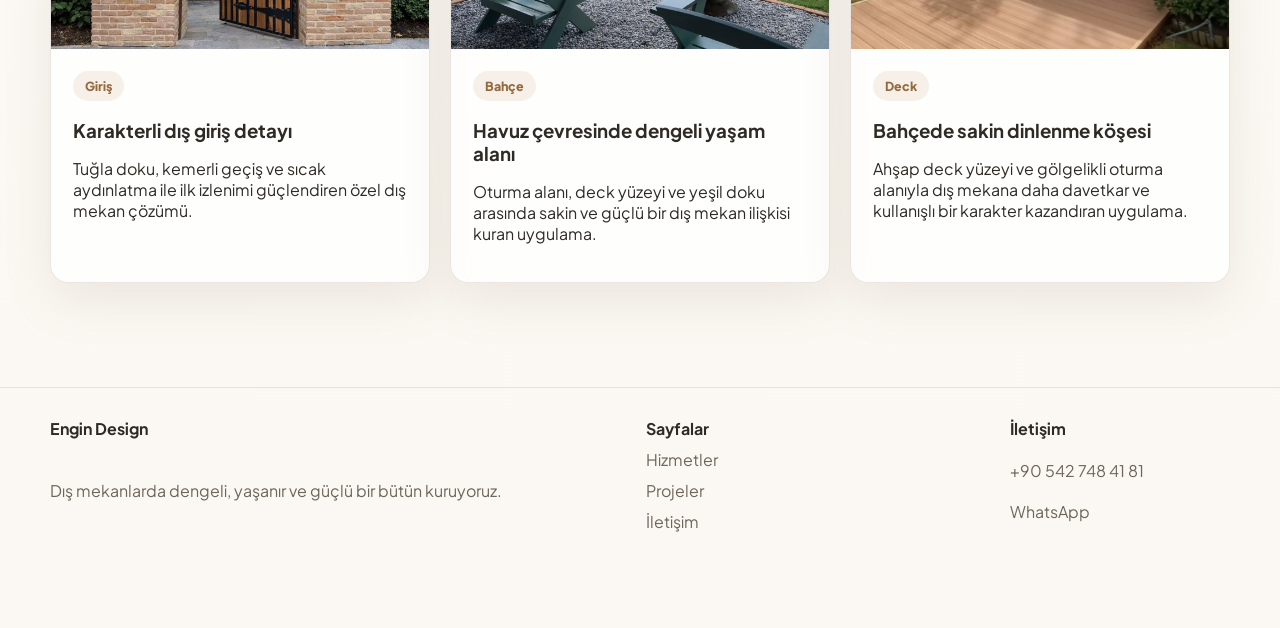
<file: dis-mekan-uygulamalari.html>
<!DOCTYPE html>
<html lang="tr">
  <head>
    <meta charset="UTF-8" />
    <meta name="viewport" content="width=device-width, initial-scale=1.0" />
    <title>Engin Design | Dış Mekan Uygulamaları</title>
    <meta
      name="description"
      content="Dış mekan uygulamaları: bahçe düzeni, havuz çevresi, deck alanları ve giriş detaylarıyla açık alanlara dengeli bir karakter kazandıran çözümler."
    />
    <link rel="preconnect" href="https://fonts.googleapis.com" />
    <link rel="preconnect" href="https://fonts.gstatic.com" crossorigin />
    <link
      href="https://fonts.googleapis.com/css2?family=Plus+Jakarta+Sans:wght@400;500;600;700;800&display=swap"
      rel="stylesheet"
    />
    <link rel="stylesheet" href="styles.css" />
  </head>
  <body>
    <header class="site-header">
      <div class="container header-shell">
        <a class="brand" href="index.html">
          <span class="brand-badge brand-logo">
            <img src="assets/images/logoo.png" alt="Engin Design logo" />
          </span>
          <span class="brand-text">
            <strong>ENGİN DESIGN</strong>
            <small>Yapısal Hayallerinizin Kusursuz Gerçeği</small>
          </span>
        </a>
        <button class="menu-toggle" id="menuToggle" aria-label="Menü Aç">
          <span></span>
          <span></span>
          <span></span>
        </button>
        <nav class="desktop-nav">
          <a href="index.html">Ana Sayfa</a>
          <a href="about.html">Hakkımızda</a>
          <a class="is-active" href="services.html">Hizmetler</a>
          <a href="projects.html">Projeler</a>
          <a href="contact.html">İletişim</a>
        </nav>
      </div>
      <nav class="mobile-nav" id="mobileNav">
        <a href="index.html">Ana Sayfa</a>
        <a href="about.html">Hakkımızda</a>
        <a class="is-active" href="services.html">Hizmetler</a>
        <a href="projects.html">Projeler</a>
        <a href="contact.html">İletişim</a>
      </nav>
    </header>

    <main class="section">
      <div class="container">
        <a class="back-link" href="services.html">← Hizmetlere geri dön</a>
      </div>

      <div class="container page-hero">
        <div class="page-copy reveal">
          <p class="eyebrow">08 · Dış Mekan</p>
          <h1>Açık alanlara dengeli, davetkar ve uzun ömürlü bir karakter kazandırıyoruz.</h1>
          <p class="lead">
            Dış mekan uygulamalarında yalnızca tek bir köşeye değil, alanın tamamındaki hisse odaklanıyoruz.
            Giriş kurgusu, havuz çevresi, oturma alanı ve deck yüzeyleri birlikte düşünüldüğünde daha güçlü
            ve daha yaşanır bir bütün ortaya çıkıyor.
          </p>
        </div>
        <div class="page-visual reveal">
          <img src="assets/images/dısmekan.jpeg" alt="Havuz çevresi dış mekan uygulaması" />
        </div>
      </div>

      <div class="container detail-intro">
        <div class="text-stack reveal">
          <article class="text-block">
            <h2>Bu hizmette neye dikkat ediyoruz?</h2>
            <p>
              Açık alanda dolaşım rahatlığı, malzeme dengesi, oturma hissi ve yapının genel diliyle kurduğu ilişki
              en önemli başlıklar arasında yer alır.
            </p>
          </article>
          <article class="material-card">
            <span>Dış Mekan Dili</span>
            <p>
              Bahçe, deck alanı, giriş detayları, gölgelikli oturma köşeleri ve çevre düzenini birlikte ele alarak
              daha tamamlanmış bir dış mekan kurgusu oluşturuyoruz.
            </p>
          </article>
        </div>
      </div>

      <section class="section soft-section compact-section">
        <div class="container">
          <div class="section-heading reveal">
            <p class="section-tag">Galeri</p>
            <h2>Dış mekan uygulamalarından örnekler</h2>
          </div>

          <div class="detail-gallery">
            <article class="project-card reveal">
              <img src="assets/images/dısmekan.jpeg" alt="Havuz çevresi ve bahçe uygulaması" />
              <div class="project-body">
                <span class="project-badge">Giriş</span>
                <h3>Karakterli dış giriş detayı</h3>
                <p>
                 Tuğla doku, kemerli geçiş ve sıcak aydınlatma ile ilk izlenimi güçlendiren özel dış mekan çözümü.
                </p>
              </div>
            </article>

            <article class="project-card reveal">
              <img src="assets/images/dısmekan2.jpeg" alt="Tuğla kemerli dış giriş uygulaması" />
              <div class="project-body">
                <span class="project-badge">Bahçe</span>
                <h3>Havuz çevresinde dengeli yaşam alanı</h3>
                <p>
                   Oturma alanı, deck yüzeyi ve yeşil doku arasında sakin ve güçlü bir dış mekan ilişkisi kuran
                  uygulama.
                </p>
              </div>
            </article>

            <article class="project-card reveal">
              <img src="assets/images/project-08.jpeg" alt="Deck ve kamelya dış mekan uygulaması" />
              <div class="project-body">
                <span class="project-badge">Deck</span>
                <h3>Bahçede sakin dinlenme köşesi</h3>
                <p>
                  Ahşap deck yüzeyi ve gölgelikli oturma alanıyla dış mekana daha davetkar ve kullanışlı bir karakter
                  kazandıran uygulama.
                </p>
              </div>
            </article>
          </div>
        </div>
      </section>
    </main>

    <footer class="site-footer">
      <div class="container footer-grid">
        <div>
          <strong>Engin Design</strong>
          <p>Dış mekanlarda dengeli, yaşanır ve güçlü bir bütün kuruyoruz.</p>
        </div>
        <div>
          <strong>Sayfalar</strong>
          <a href="services.html">Hizmetler</a>
          <a href="projects.html">Projeler</a>
          <a href="contact.html">İletişim</a>
        </div>
        <div>
          <strong>İletişim</strong>
          <a href="tel:+905427484181">+90 542 748 41 81</a>
          <a href="https://wa.me/905427484181" target="_blank" rel="noreferrer">WhatsApp</a>
        </div>
      </div>
    </footer>

    <a
      href="https://www.instagram.com/engin_design2/"
      target="_blank"
      rel="noreferrer"
      aria-label="Instagram"
      style="position:fixed;left:12px;bottom:16px;width:62px;height:62px;border-radius:50%;display:inline-flex;align-items:center;justify-content:center;overflow:hidden;background:#fff;border:1px solid rgba(71,58,43,.1);box-shadow:0 10px 28px rgba(88,69,46,.12);z-index:2147483647;"
    >
      <img src="assets/images/insta-icon.jpg" alt="Instagram" style="width:100%;height:100%;object-fit:contain;" />
    </a>

    <div
      class="floating-actions"
      style="position:fixed;right:12px;bottom:16px;display:flex;flex-direction:column;gap:10px;z-index:2147483647;"
    >
      <a
        href="tel:+905427484181"
        aria-label="Ara"
        style="width:62px;height:62px;border-radius:50%;display:inline-flex;align-items:center;justify-content:center;overflow:hidden;background:#fff;border:1px solid rgba(71,58,43,.1);box-shadow:0 10px 28px rgba(88,69,46,.12);"
      >
        <img src="assets/images/phone-icon.png" alt="Ara" style="width:100%;height:100%;object-fit:contain;" />
      </a>
      <a
        href="https://wa.me/905427484181"
        target="_blank"
        rel="noreferrer"
        aria-label="WhatsApp"
        style="width:62px;height:62px;border-radius:50%;display:inline-flex;align-items:center;justify-content:center;overflow:hidden;background:#fff;border:1px solid rgba(71,58,43,.1);box-shadow:0 10px 28px rgba(88,69,46,.12);"
      >
        <img src="assets/images/whatsapp-icon.jpg" alt="WhatsApp" style="width:100%;height:100%;object-fit:contain;" />
      </a>
    </div>

    <script src="script.js"></script>
  </body>
</html>
</file>
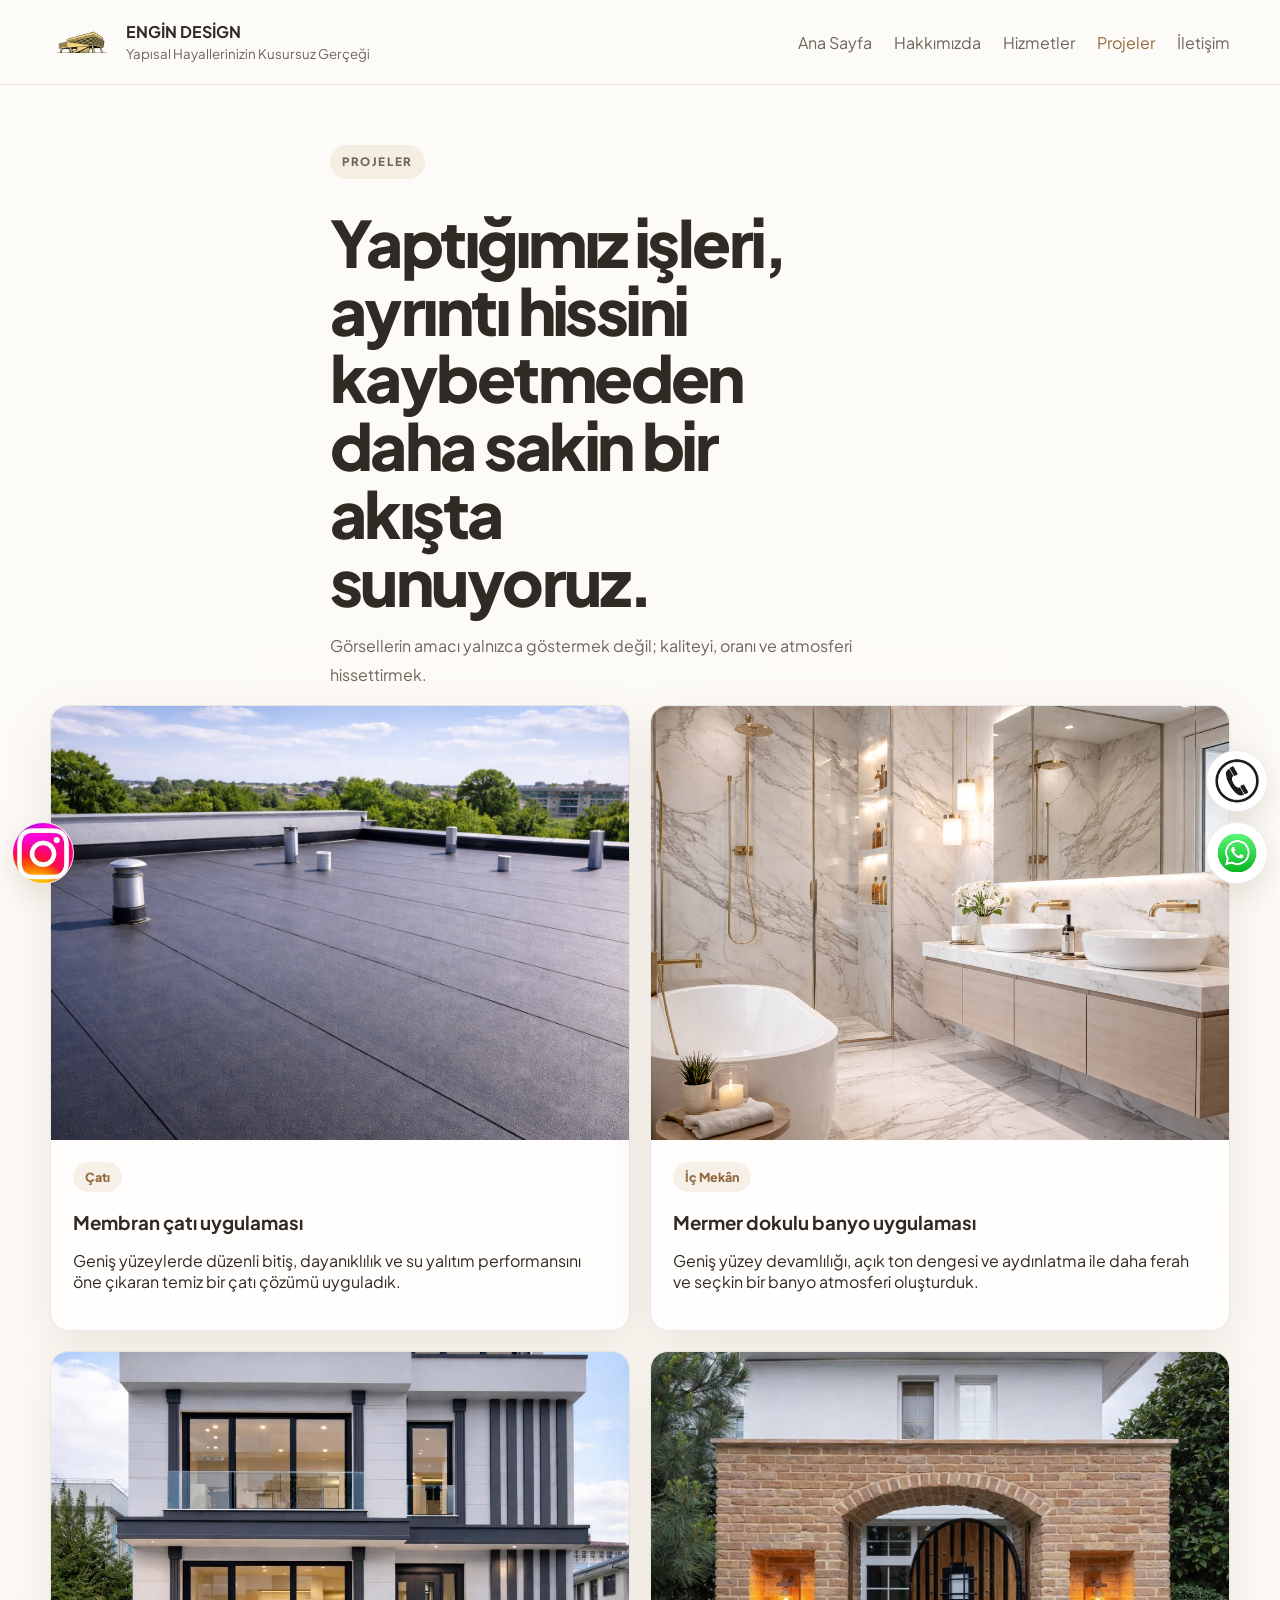
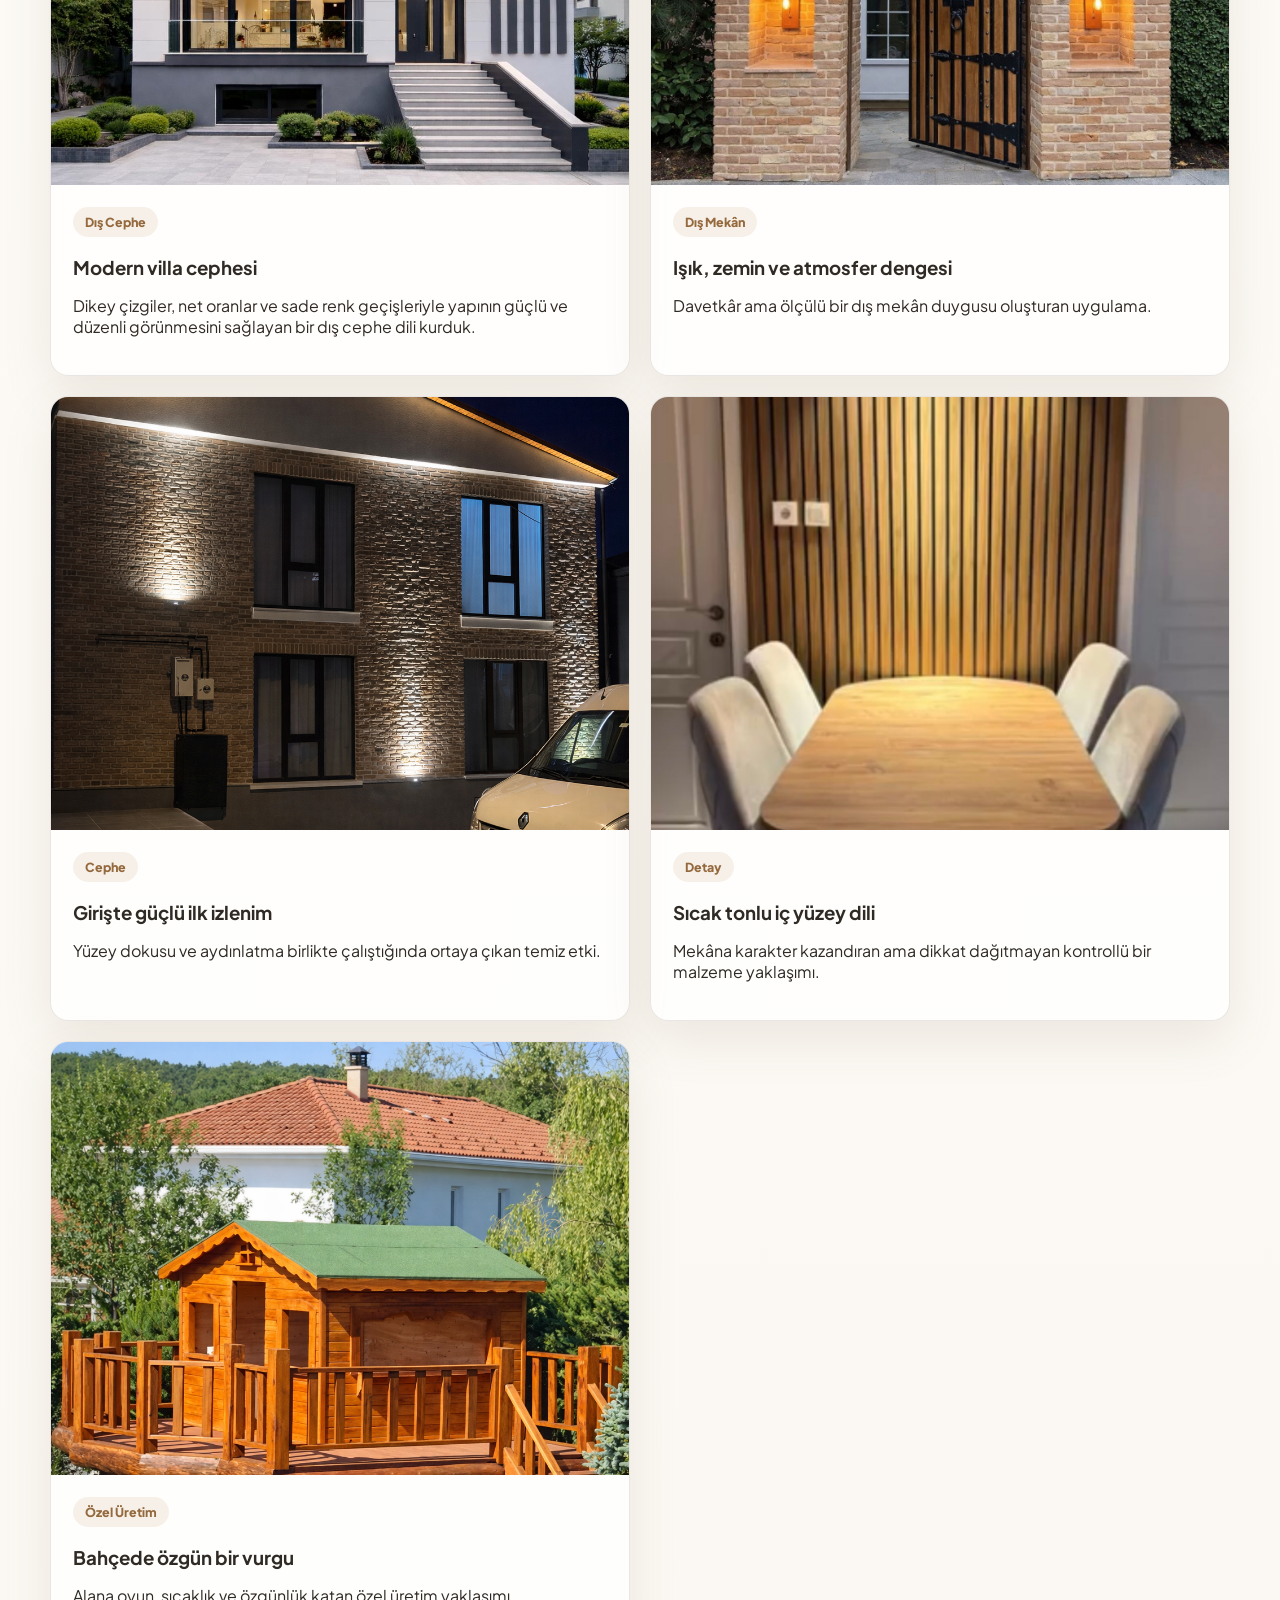
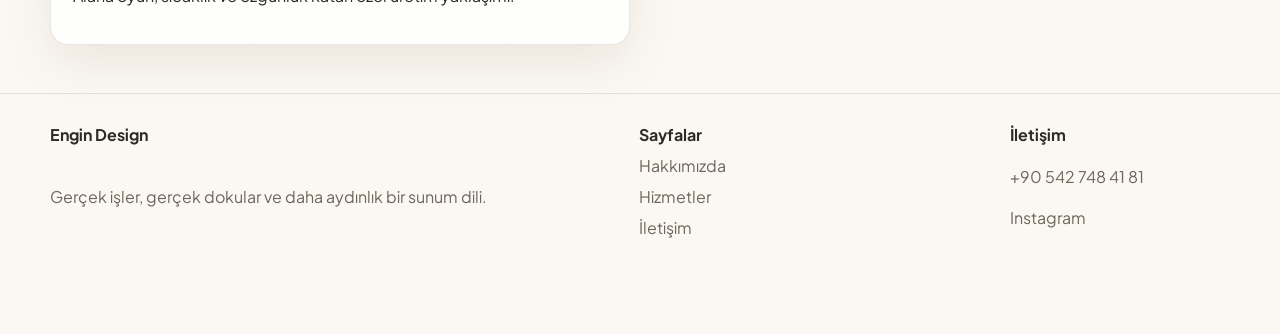
<file: projects.html>
<!DOCTYPE html>
<html lang="tr">
  <head>
    <meta charset="UTF-8" />
    <meta name="viewport" content="width=device-width, initial-scale=1.0" />
    <title>Engin Design | Projeler</title>
    <meta name="description" content="Engin Design proje galerisi: bahçe, deck, dış cephe ve özel uygulama örnekleri." />
    <link rel="preconnect" href="https://fonts.googleapis.com" />
    <link rel="preconnect" href="https://fonts.gstatic.com" crossorigin />
    <link
      href="https://fonts.googleapis.com/css2?family=Plus+Jakarta+Sans:wght@400;500;600;700;800&display=swap"
      rel="stylesheet"
    />
    <link rel="stylesheet" href="styles.css" />
  </head>
  <body>
    <header class="site-header">
      <div class="container header-shell">
<a class="brand" href="projects.html">
  <span class="brand-badge brand-logo">
    <img src="assets/images/logoo.png" alt="Engin Design logo" />
  </span>
  <span class="brand-text">
    <strong>ENGİN DESİGN</strong>
    <small>Yapısal Hayallerinizin Kusursuz Gerçeği</small>
  </span>
</a>        <button class="menu-toggle" id="menuToggle" aria-label="Menü Aç"><span></span><span></span><span></span></button>
        <nav class="desktop-nav">
          <a href="index.html">Ana Sayfa</a>
          <a href="about.html">Hakkımızda</a>
          <a href="services.html">Hizmetler</a>
          <a class="is-active" href="projects.html">Projeler</a>
          <a href="contact.html">İletişim</a>
        </nav>
      </div>
      <nav class="mobile-nav" id="mobileNav">
        <a href="index.html">Ana Sayfa</a>
        <a href="about.html">Hakkımızda</a>
        <a href="services.html">Hizmetler</a>
        <a class="is-active" href="projects.html">Projeler</a>
        <a href="contact.html">İletişim</a>
      </nav>

    </header>

    <main class="section compact-section">
      <div class="container page-copy reveal">
        <p class="eyebrow">Projeler</p>
        <h1>Yaptığımız işleri, ayrıntı hissini kaybetmeden daha sakin bir akışta sunuyoruz.</h1>
        <p class="lead">Görsellerin amacı yalnızca göstermek değil; kaliteyi, oranı ve atmosferi hissettirmek.</p>
      </div>

      <div class="container cards-grid">
        <article class="project-card reveal"><img src="assets/images/project-membran-cati.png" alt="Membran çatı uygulaması" /><div class="project-body"><span class="project-badge">Çatı</span><h3>Membran çatı uygulaması</h3><p>Geniş yüzeylerde düzenli bitiş, dayanıklılık ve su yalıtım performansını öne çıkaran temiz bir çatı çözümü uyguladık.</p></div></article>
        <article class="project-card reveal"><img src="assets/images/project-fayans.png" alt="Mermer desenli banyo ve fayans uygulaması" /><div class="project-body"><span class="project-badge">İç Mekân</span><h3>Mermer dokulu banyo uygulaması</h3><p>Geniş yüzey devamlılığı, açık ton dengesi ve aydınlatma ile daha ferah ve seçkin bir banyo atmosferi oluşturduk.</p></div></article>
        <article class="project-card reveal"><img src="assets/images/project-discephe-new.jpeg" alt="Modern villa dış cephe uygulaması" /><div class="project-body"><span class="project-badge">Dış Cephe</span><h3>Modern villa cephesi</h3><p>Dikey çizgiler, net oranlar ve sade renk geçişleriyle yapının güçlü ve düzenli görünmesini sağlayan bir dış cephe dili kurduk.</p></div></article>
        <article class="project-card reveal"><img src="assets/images/dısmekan.jpeg" alt="Bahçe deck projesi" /><div class="project-body"><span class="project-badge">Dış Mekân</span><h3>Işık, zemin ve atmosfer dengesi</h3><p>Davetkâr ama ölçülü bir dış mekân duygusu oluşturan uygulama.</p></div></article>
        <article class="project-card reveal"><img src="assets/images/project-dis-isiklandirma.png" alt="Dış cephe gece aydınlatma uygulaması" /><div class="project-body"><span class="project-badge">Cephe</span><h3>Girişte güçlü ilk izlenim</h3><p>Yüzey dokusu ve aydınlatma birlikte çalıştığında ortaya çıkan temiz etki.</p></div></article>
        <article class="project-card reveal"><img src="assets/images/project-04.jpeg" alt="Ahşap yüzey iç mekân uygulaması" /><div class="project-body"><span class="project-badge">Detay</span><h3>Sıcak tonlu iç yüzey dili</h3><p>Mekâna karakter kazandıran ama dikkat dağıtmayan kontrollü bir malzeme yaklaşımı.</p></div></article>
        <article class="project-card reveal"><img src="assets/images/project-agacev-new.png" alt="Ağaç ev uygulaması" /><div class="project-body"><span class="project-badge">Özel Üretim</span><h3>Bahçede özgün bir vurgu</h3><p>Alana oyun, sıcaklık ve özgünlük katan özel üretim yaklaşımı.</p></div></article>
      </div>
    </main>

    <footer class="site-footer">
      <div class="container footer-grid">
        <div><strong>Engin Design</strong><p>Gerçek işler, gerçek dokular ve daha aydınlık bir sunum dili.</p></div>
        <div><strong>Sayfalar</strong><a href="about.html">Hakkımızda</a><a href="services.html">Hizmetler</a><a href="contact.html">İletişim</a></div>
        <div><strong>İletişim</strong><a href="tel:+905427484181">+90 542 748 41 81</a><a href="https://www.instagram.com/engin_design2/" target="_blank" rel="noreferrer">Instagram</a></div>
      </div>
    </footer>

    <a href="https://www.instagram.com/engin_design2/" target="_blank" rel="noreferrer" aria-label="Instagram" style="position:fixed;left:12px;bottom:16px;width:62px;height:62px;border-radius:50%;display:inline-flex;align-items:center;justify-content:center;overflow:hidden;background:#fff;border:1px solid rgba(71,58,43,.1);box-shadow:0 10px 28px rgba(88,69,46,.12);z-index:2147483647;">
      <img src="assets/images/insta-icon.jpg" alt="Instagram" style="width:100%;height:100%;object-fit:contain;" />
    </a>

    <div class="floating-actions" style="position:fixed;right:12px;bottom:16px;display:flex;flex-direction:column;gap:10px;z-index:2147483647;">
      <a href="tel:+905427484181" aria-label="Ara" style="width:62px;height:62px;border-radius:50%;display:inline-flex;align-items:center;justify-content:center;overflow:hidden;background:#fff;border:1px solid rgba(71,58,43,.1);box-shadow:0 10px 28px rgba(88,69,46,.12);"><img src="assets/images/phone-icon.png" alt="Ara" style="width:100%;height:100%;object-fit:contain;" /></a>
      <a href="https://wa.me/905427484181" target="_blank" rel="noreferrer" aria-label="WhatsApp" style="width:62px;height:62px;border-radius:50%;display:inline-flex;align-items:center;justify-content:center;overflow:hidden;background:#fff;border:1px solid rgba(71,58,43,.1);box-shadow:0 10px 28px rgba(88,69,46,.12);"><img src="assets/images/whatsapp-icon.jpg" alt="WhatsApp" style="width:100%;height:100%;object-fit:contain;" /></a>
    </div>

    <script src="script.js"></script>
  </body>
</html>
</file>
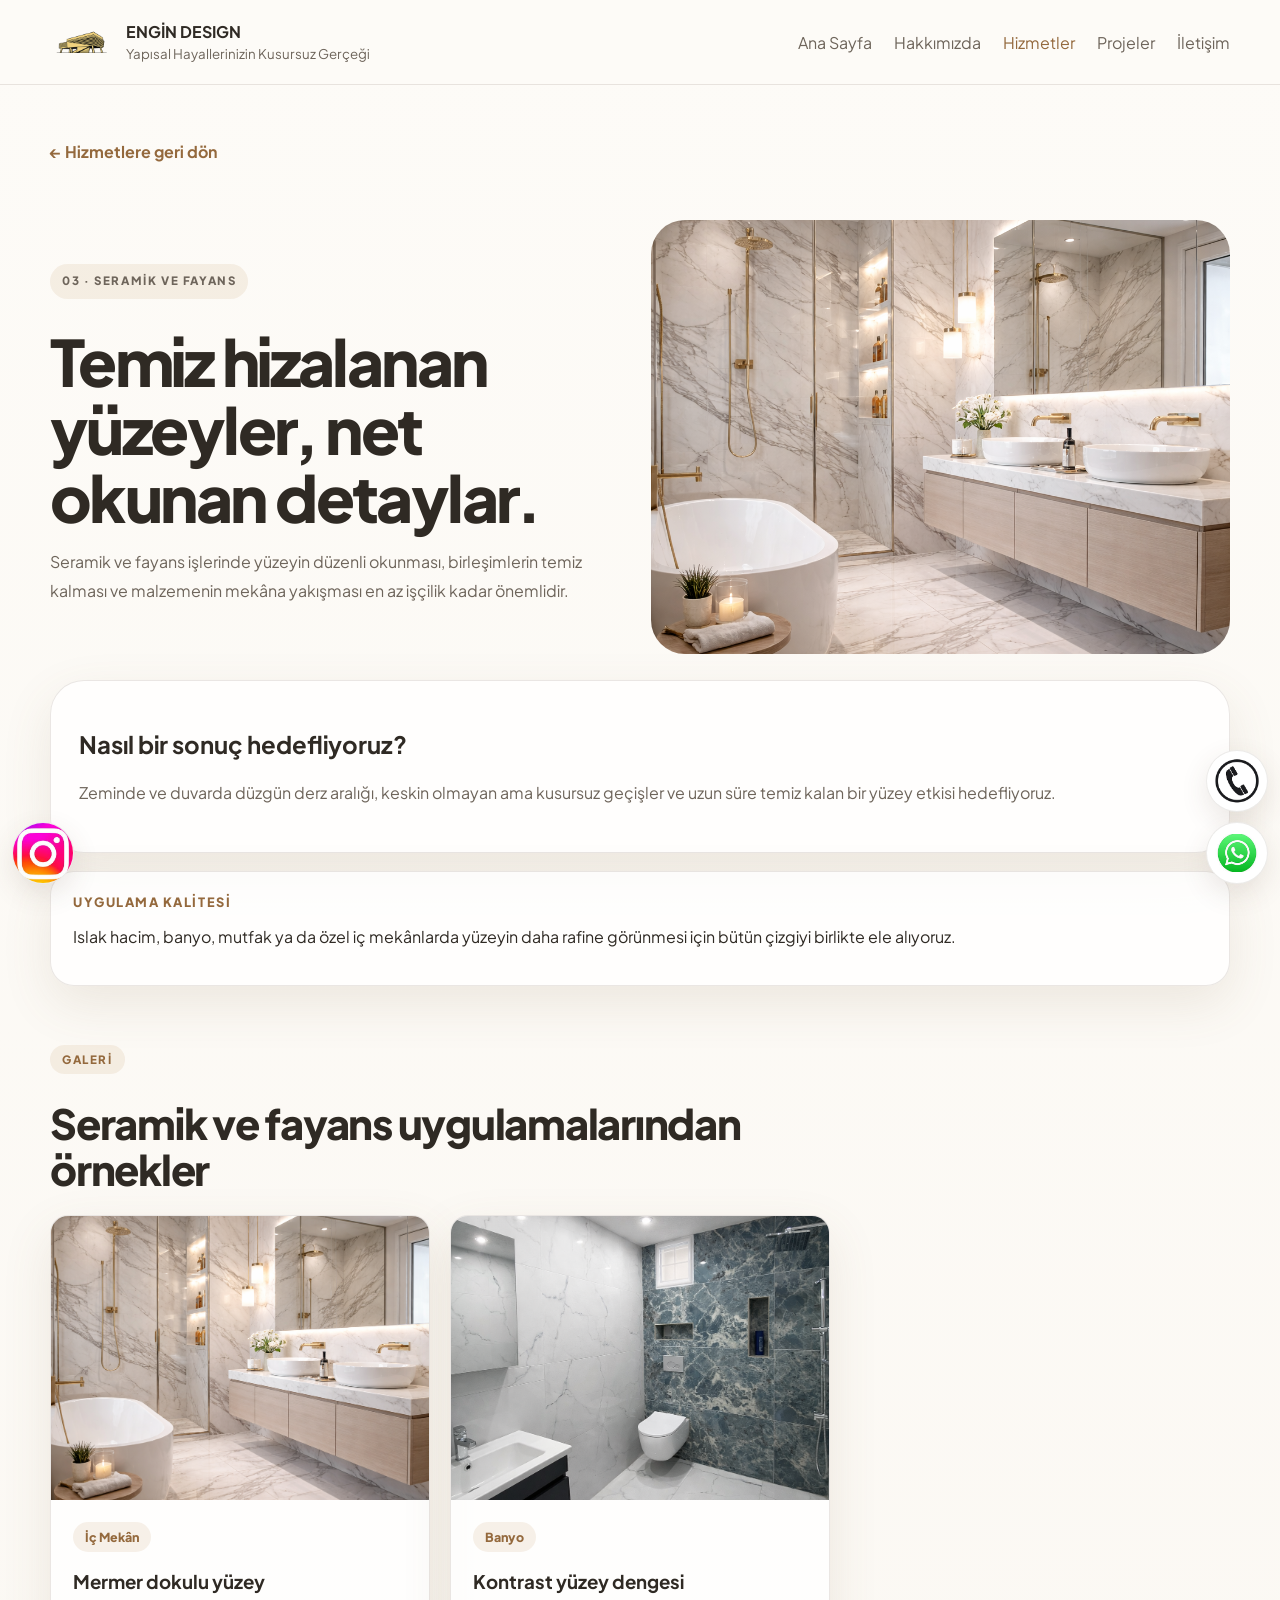
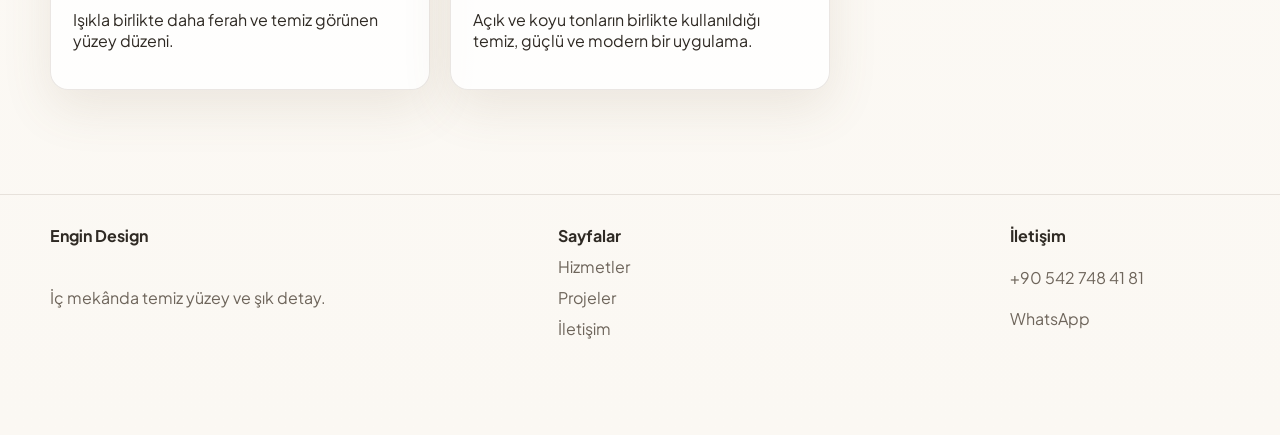
<file: seramik-fayans-isleri.html>
<!DOCTYPE html>
<html lang="tr">
  <head>
    <meta charset="UTF-8" />
    <meta name="viewport" content="width=device-width, initial-scale=1.0" />
    <title>Engin Design | Seramik ve Fayans İşleri</title>
    <meta name="description" content="Seramik ve fayans işleri: temiz derz, düzgün hizalama, şık yüzeyler ve kaliteli uygulama detayları." />
    <link rel="preconnect" href="https://fonts.googleapis.com" />
    <link rel="preconnect" href="https://fonts.gstatic.com" crossorigin />
    <link href="https://fonts.googleapis.com/css2?family=Plus+Jakarta+Sans:wght@400;500;600;700;800&display=swap" rel="stylesheet" />
    <link rel="stylesheet" href="styles.css" />
  </head>
  <body>
    <header class="site-header"><div class="container header-shell"><a class="brand" href="index.html"><span class="brand-badge brand-logo"><img src="assets/images/logoo.png" alt="Engin Design logo" /></span><span class="brand-text"><strong>ENGİN DESIGN</strong><small>Yapısal Hayallerinizin Kusursuz Gerçeği</small></span></a><button class="menu-toggle" id="menuToggle" aria-label="Menü Aç"><span></span><span></span><span></span></button><nav class="desktop-nav"><a href="index.html">Ana Sayfa</a><a href="about.html">Hakkımızda</a><a class="is-active" href="services.html">Hizmetler</a><a href="projects.html">Projeler</a><a href="contact.html">İletişim</a></nav></div><nav class="mobile-nav" id="mobileNav"><a href="index.html">Ana Sayfa</a><a href="about.html">Hakkımızda</a><a class="is-active" href="services.html">Hizmetler</a><a href="projects.html">Projeler</a><a href="contact.html">İletişim</a></nav></header>
    <main class="section"><div class="container"><a class="back-link" href="services.html">← Hizmetlere geri dön</a></div><div class="container page-hero"><div class="page-copy reveal"><p class="eyebrow">03 · Seramik ve Fayans</p><h1>Temiz hizalanan yüzeyler, net okunan detaylar.</h1><p class="lead">Seramik ve fayans işlerinde yüzeyin düzenli okunması, birleşimlerin temiz kalması ve malzemenin mekâna yakışması en az işçilik kadar önemlidir.</p></div><div class="page-visual reveal"><img src="assets/images/project-fayans.png" alt="Seramik ve fayans uygulaması" /></div></div><div class="container detail-intro"><div class="text-stack reveal"><article class="text-block"><h2>Nasıl bir sonuç hedefliyoruz?</h2><p>Zeminde ve duvarda düzgün derz aralığı, keskin olmayan ama kusursuz geçişler ve uzun süre temiz kalan bir yüzey etkisi hedefliyoruz.</p></article><article class="material-card"><span>Uygulama Kalitesi</span><p>Islak hacim, banyo, mutfak ya da özel iç mekânlarda yüzeyin daha rafine görünmesi için bütün çizgiyi birlikte ele alıyoruz.</p></article></div></div><section class="section soft-section compact-section"><div class="container"><div class="section-heading reveal"><p class="section-tag">Galeri</p><h2>Seramik ve fayans uygulamalarından örnekler</h2></div><div class="detail-gallery"><article class="project-card reveal"><img src="assets/images/project-fayans.png" alt="Fayans yüzeyi" /><div class="project-body"><span class="project-badge">İç Mekân</span><h3>Mermer dokulu yüzey</h3><p>Işıkla birlikte daha ferah ve temiz görünen yüzey düzeni.</p></div></article><article class="project-card reveal"><img src="assets/images/fayans3.png" alt="Banyo seramik ve fayans uygulaması" /><div class="project-body"><span class="project-badge">Banyo</span><h3>Kontrast yüzey dengesi</h3><p>Açık ve koyu tonların birlikte kullanıldığı temiz, güçlü ve modern bir uygulama.</p></div></article></div></div></section></main>
    <footer class="site-footer"><div class="container footer-grid"><div><strong>Engin Design</strong><p>İç mekânda temiz yüzey ve şık detay.</p></div><div><strong>Sayfalar</strong><a href="services.html">Hizmetler</a><a href="projects.html">Projeler</a><a href="contact.html">İletişim</a></div><div><strong>İletişim</strong><a href="tel:+905427484181">+90 542 748 41 81</a><a href="https://wa.me/905427484181" target="_blank" rel="noreferrer">WhatsApp</a></div></div></footer>
    <a href="https://www.instagram.com/engin_design2/" target="_blank" rel="noreferrer" aria-label="Instagram" style="position:fixed;left:12px;bottom:16px;width:62px;height:62px;border-radius:50%;display:inline-flex;align-items:center;justify-content:center;overflow:hidden;background:#fff;border:1px solid rgba(71,58,43,.1);box-shadow:0 10px 28px rgba(88,69,46,.12);z-index:2147483647;"><img src="assets/images/insta-icon.jpg" alt="Instagram" style="width:100%;height:100%;object-fit:contain;" /></a>
    <div class="floating-actions" style="position:fixed;right:12px;bottom:16px;display:flex;flex-direction:column;gap:10px;z-index:2147483647;"><a href="tel:+905427484181" aria-label="Ara" style="width:62px;height:62px;border-radius:50%;display:inline-flex;align-items:center;justify-content:center;overflow:hidden;background:#fff;border:1px solid rgba(71,58,43,.1);box-shadow:0 10px 28px rgba(88,69,46,.12);"><img src="assets/images/phone-icon.png" alt="Ara" style="width:100%;height:100%;object-fit:contain;" /></a><a href="https://wa.me/905427484181" target="_blank" rel="noreferrer" aria-label="WhatsApp" style="width:62px;height:62px;border-radius:50%;display:inline-flex;align-items:center;justify-content:center;overflow:hidden;background:#fff;border:1px solid rgba(71,58,43,.1);box-shadow:0 10px 28px rgba(88,69,46,.12);"><img src="assets/images/whatsapp-icon.jpg" alt="WhatsApp" style="width:100%;height:100%;object-fit:contain;" /></a></div>
    <script src="script.js"></script>
  </body>
</html>
</file>
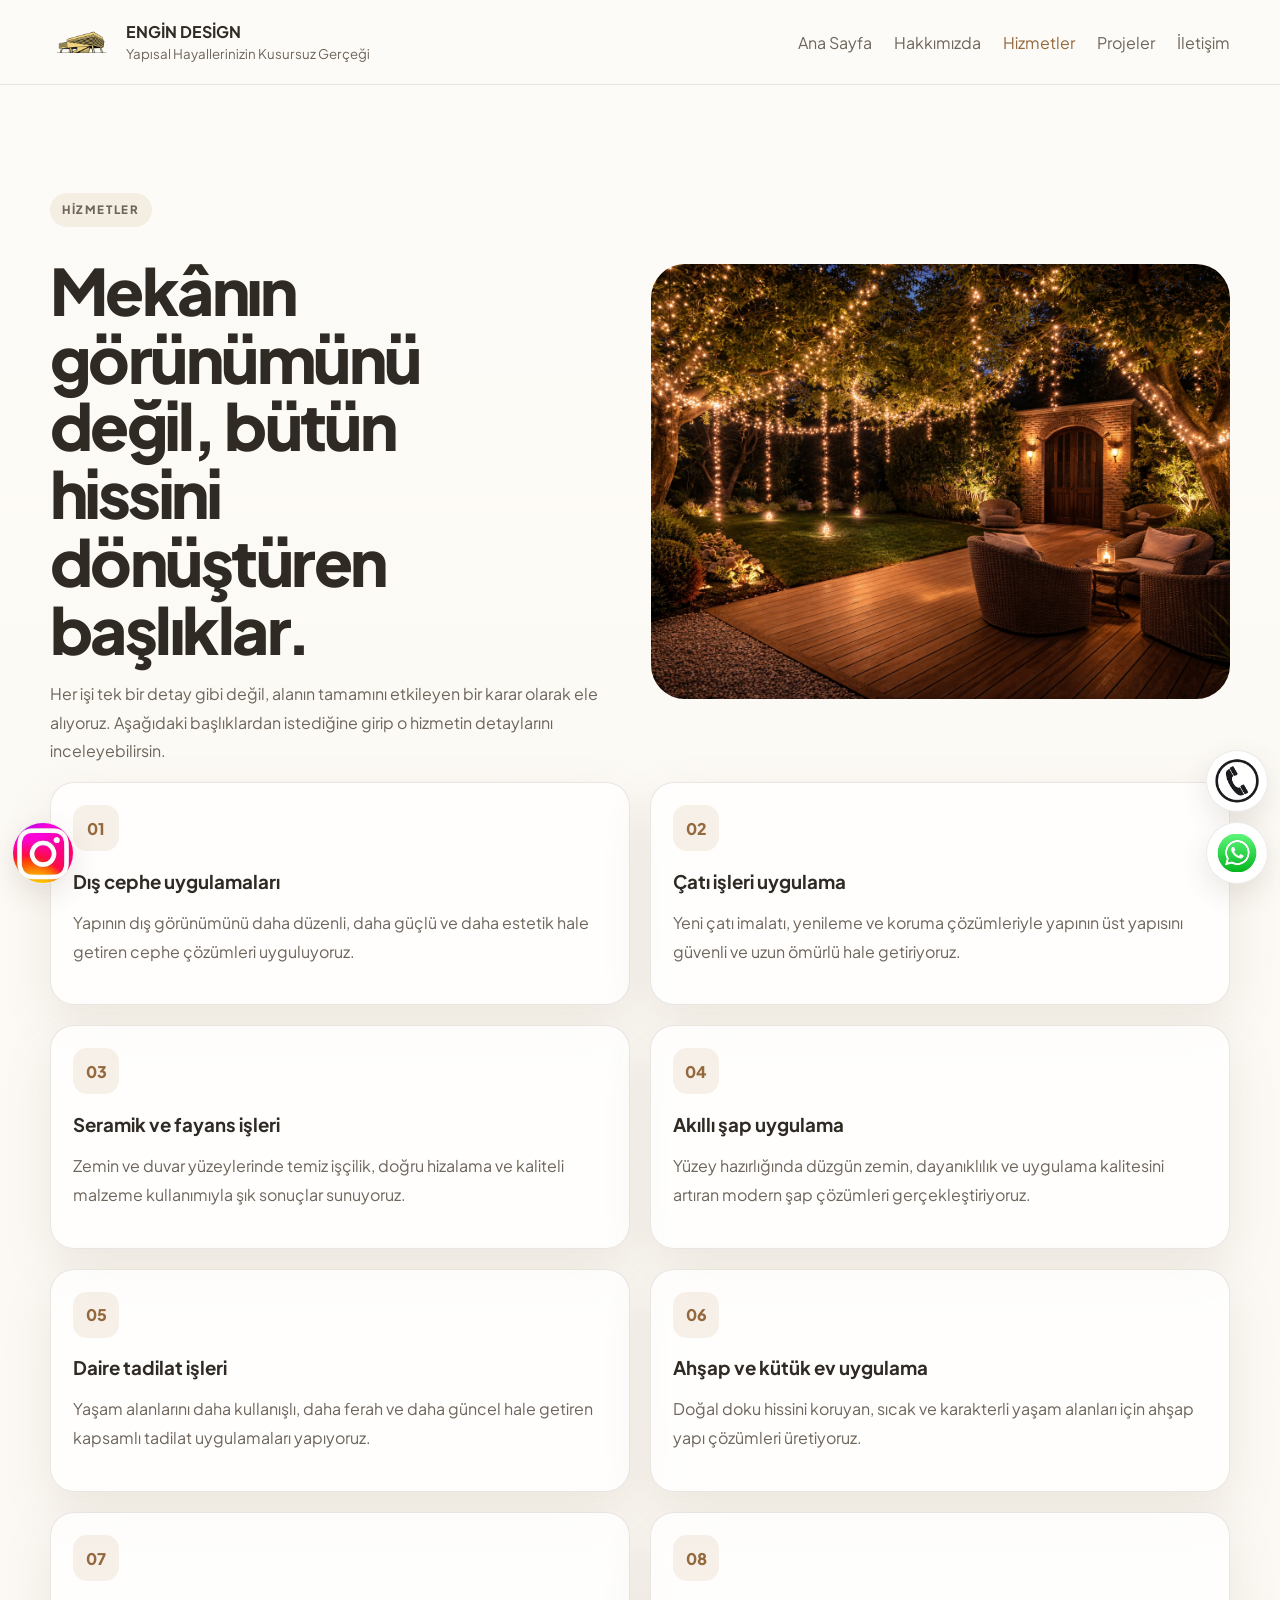
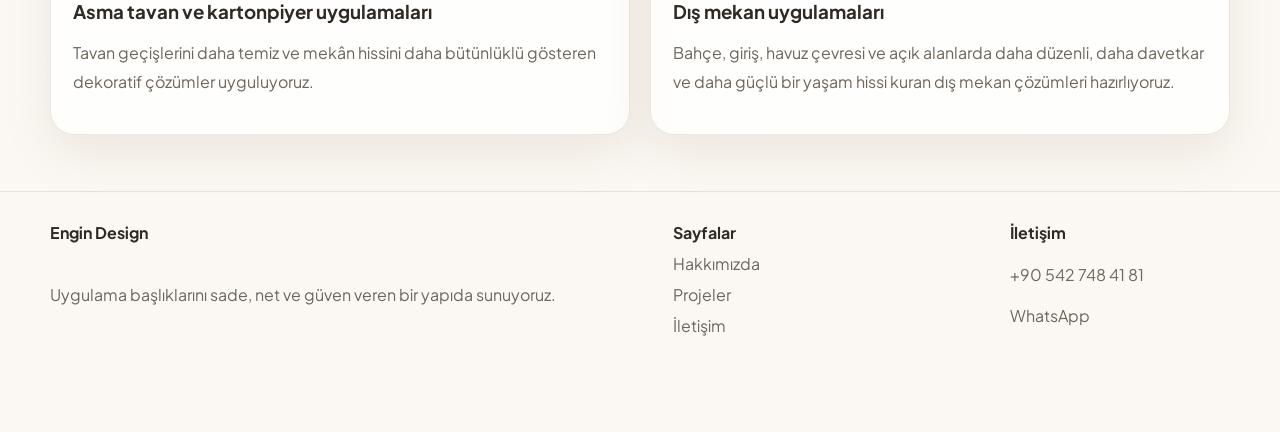
<file: services.html>
<!DOCTYPE html>
<html lang="tr">
  <head>
    <meta charset="UTF-8" />
    <meta name="viewport" content="width=device-width, initial-scale=1.0" />
    <title>Engin Design | Hizmetler</title>
    <meta
      name="description"
      content="Engin Design hizmetleri: dış cephe, çatı, seramik, akıllı şap, daire tadilat, ahşap-kütük ev, asma tavan ve dış mekan uygulamaları."
    />
    <link rel="preconnect" href="https://fonts.googleapis.com" />
    <link rel="preconnect" href="https://fonts.gstatic.com" crossorigin />
    <link
      href="https://fonts.googleapis.com/css2?family=Plus+Jakarta+Sans:wght@400;500;600;700;800&display=swap"
      rel="stylesheet"
    />
    <link rel="stylesheet" href="styles.css" />
  </head>
  <body>
    <header class="site-header">
      <div class="container header-shell">
        <a class="brand" href="index.html">
          <span class="brand-badge brand-logo">
            <img src="assets/images/logoo.png" alt="Engin Design logo" />
          </span>
          <span class="brand-text">
            <strong>ENGİN DESİGN</strong>
            <small>Yapısal Hayallerinizin Kusursuz Gerçeği</small>
          </span>
        </a>

        <button class="menu-toggle" id="menuToggle" aria-label="Menü Aç">
          <span></span>
          <span></span>
          <span></span>
        </button>

        <nav class="desktop-nav">
          <a href="index.html">Ana Sayfa</a>
          <a href="about.html">Hakkımızda</a>
          <a class="is-active" href="services.html">Hizmetler</a>
          <a href="projects.html">Projeler</a>
          <a href="contact.html">İletişim</a>
        </nav>
      </div>

      <nav class="mobile-nav" id="mobileNav">
        <a href="index.html">Ana Sayfa</a>
        <a href="about.html">Hakkımızda</a>
        <a class="is-active" href="services.html">Hizmetler</a>
        <a href="projects.html">Projeler</a>
        <a href="contact.html">İletişim</a>
      </nav>
    </header>

    <main class="section">
      <div class="container page-hero">
        <div class="page-copy reveal">
          <p class="eyebrow">Hizmetler</p>
          <h1>Mekânın görünümünü değil, bütün hissini dönüştüren başlıklar.</h1>
          <p class="lead">
            Her işi tek bir detay gibi değil, alanın tamamını etkileyen bir karar olarak ele
            alıyoruz. Aşağıdaki başlıklardan istediğine girip o hizmetin detaylarını
            inceleyebilirsin.
          </p>
        </div>
        <div class="page-visual reveal">
          <img src="assets/images/hero-background.png" alt="Engin Design hizmet görseli" />
        </div>
      </div>

      <div class="container cards-grid">
        <a class="service-link-card reveal" href="dis-cephe-uygulamalari.html">
          <article class="service-preview">
            <span>01</span>
            <h3>Dış cephe uygulamaları</h3>
            <p>Yapının dış görünümünü daha düzenli, daha güçlü ve daha estetik hale getiren cephe çözümleri uyguluyoruz.</p>
          </article>
        </a>

        <a class="service-link-card reveal" href="cati-isleri-uygulama.html">
          <article class="service-preview">
            <span>02</span>
            <h3>Çatı işleri uygulama</h3>
            <p>Yeni çatı imalatı, yenileme ve koruma çözümleriyle yapının üst yapısını güvenli ve uzun ömürlü hale getiriyoruz.</p>
          </article>
        </a>

        <a class="service-link-card reveal" href="seramik-fayans-isleri.html">
          <article class="service-preview">
            <span>03</span>
            <h3>Seramik ve fayans işleri</h3>
            <p>Zemin ve duvar yüzeylerinde temiz işçilik, doğru hizalama ve kaliteli malzeme kullanımıyla şık sonuçlar sunuyoruz.</p>
          </article>
        </a>

        <a class="service-link-card reveal" href="akilli-sap-uygulama.html">
          <article class="service-preview">
            <span>04</span>
            <h3>Akıllı şap uygulama</h3>
            <p>Yüzey hazırlığında düzgün zemin, dayanıklılık ve uygulama kalitesini artıran modern şap çözümleri gerçekleştiriyoruz.</p>
          </article>
        </a>

        <a class="service-link-card reveal" href="daire-tadilat-isleri.html">
          <article class="service-preview">
            <span>05</span>
            <h3>Daire tadilat işleri</h3>
            <p>Yaşam alanlarını daha kullanışlı, daha ferah ve daha güncel hale getiren kapsamlı tadilat uygulamaları yapıyoruz.</p>
          </article>
        </a>

        <a class="service-link-card reveal" href="ahsap-kutuk-ev-uygulama.html">
          <article class="service-preview">
            <span>06</span>
            <h3>Ahşap ve kütük ev uygulama</h3>
            <p>Doğal doku hissini koruyan, sıcak ve karakterli yaşam alanları için ahşap yapı çözümleri üretiyoruz.</p>
          </article>
        </a>

        <a class="service-link-card reveal" href="asma-tavan-kartonpiyer-uygulamalari.html">
          <article class="service-preview">
            <span>07</span>
            <h3>Asma tavan ve kartonpiyer uygulamaları</h3>
            <p>Tavan geçişlerini daha temiz ve mekân hissini daha bütünlüklü gösteren dekoratif çözümler uyguluyoruz.</p>
          </article>
        </a>

        <a class="service-link-card reveal" href="dis-mekan-uygulamalari.html">
          <article class="service-preview">
            <span>08</span>
            <h3>Dış mekan uygulamaları</h3>
            <p>Bahçe, giriş, havuz çevresi ve açık alanlarda daha düzenli, daha davetkar ve daha güçlü bir yaşam hissi kuran dış mekan çözümleri hazırlıyoruz.</p>
          </article>
        </a>
      </div>
    </main>

    <footer class="site-footer">
      <div class="container footer-grid">
        <div>
          <strong>Engin Design</strong>
          <p>Uygulama başlıklarını sade, net ve güven veren bir yapıda sunuyoruz.</p>
        </div>
        <div>
          <strong>Sayfalar</strong>
          <a href="about.html">Hakkımızda</a>
          <a href="projects.html">Projeler</a>
          <a href="contact.html">İletişim</a>
        </div>
        <div>
          <strong>İletişim</strong>
          <a href="tel:+905427484181">+90 542 748 41 81</a>
          <a href="https://wa.me/905427484181" target="_blank" rel="noreferrer">WhatsApp</a>
        </div>
      </div>
    </footer>

    <a
      href="https://www.instagram.com/engin_design2/"
      target="_blank"
      rel="noreferrer"
      aria-label="Instagram"
      style="position:fixed;left:12px;bottom:16px;width:62px;height:62px;border-radius:50%;display:inline-flex;align-items:center;justify-content:center;overflow:hidden;background:#fff;border:1px solid rgba(71,58,43,.1);box-shadow:0 10px 28px rgba(88,69,46,.12);z-index:2147483647;"
    >
      <img src="assets/images/insta-icon.jpg" alt="Instagram" style="width:100%;height:100%;object-fit:contain;" />
    </a>

    <div
      class="floating-actions"
      style="position:fixed;right:12px;bottom:16px;display:flex;flex-direction:column;gap:10px;z-index:2147483647;"
    >
      <a
        href="tel:+905427484181"
        aria-label="Ara"
        style="width:62px;height:62px;border-radius:50%;display:inline-flex;align-items:center;justify-content:center;overflow:hidden;background:#fff;border:1px solid rgba(71,58,43,.1);box-shadow:0 10px 28px rgba(88,69,46,.12);"
      >
        <img src="assets/images/phone-icon.png" alt="Ara" style="width:100%;height:100%;object-fit:contain;" />
      </a>
      <a
        href="https://wa.me/905427484181"
        target="_blank"
        rel="noreferrer"
        aria-label="WhatsApp"
        style="width:62px;height:62px;border-radius:50%;display:inline-flex;align-items:center;justify-content:center;overflow:hidden;background:#fff;border:1px solid rgba(71,58,43,.1);box-shadow:0 10px 28px rgba(88,69,46,.12);"
      >
        <img src="assets/images/whatsapp-icon.jpg" alt="WhatsApp" style="width:100%;height:100%;object-fit:contain;" />
      </a>
    </div>

    <script src="script.js"></script>
  </body>
</html>
</file>
<file: styles.css>
:root {
  --bg: #f7f3ec;
  --bg-soft: #efe7da;
  --surface: rgba(255, 255, 255, 0.78);
  --surface-strong: #fffdfa;
  --text: #2f2a24;
  --muted: #6e655b;
  --line: rgba(82, 63, 46, 0.12);
  --accent: #b98957;
  --accent-strong: #94693d;
  --shadow: 0 18px 50px rgba(122, 96, 68, 0.12);
  --radius-xl: 34px;
  --radius-lg: 24px;
  --radius-md: 18px;
  --container: 1180px;
}

* {
  box-sizing: border-box;
}

html {
  scroll-behavior: smooth;
}

body {
  margin: 0;
  font-family: "Plus Jakarta Sans", sans-serif;
  color: var(--text);
  background: linear-gradient(180deg, #fdfbf7 0%, #fbf8f3 100%);
}

img,
video {
  display: block;
  width: 100%;
}

a {
  color: inherit;
  text-decoration: none;
}

button {
  font: inherit;
}

.container {
  width: min(var(--container), calc(100% - 40px));
  margin: 0 auto;
}

.site-header {
  position: sticky;
  top: 0;
  z-index: 40;
  backdrop-filter: blur(12px);
  background: rgba(253, 251, 247, 0.92);
  border-bottom: 1px solid var(--line);
}

.header-shell {
  display: flex;
  align-items: center;
  justify-content: space-between;
  gap: 18px;
  min-height: 84px;
}

.brand {
  display: inline-flex;
  align-items: center;
  gap: 12px;
}

.brand-badge {
  width: 64px;
  height: 64px;
  border-radius: 16px;
  display: grid;
  place-items: center;
  overflow: hidden;
  background: none;
  box-shadow: none;
  border: 0;
}

.brand-badge img {
  width: 100%;
  height: 100%;
  object-fit: contain;
  display: block;
}



.brand-text strong,
.hero-copy h1,
.section-heading h2,
.intro-card h2,
.featured-project-copy h2,
.page-hero h1,
.page-copy h2,
.contact-panel h2 {
  display: block;
  font-family: "Plus Jakarta Sans", sans-serif;
}

.brand-text small {
  color: var(--muted);
}

.desktop-nav,
.hero-actions,
.footer-grid,
.strip-grid,
.hero-layout,
.intro-grid,
.service-preview-grid,
.featured-project-layout,
.page-hero,
.content-grid,
.cards-grid,
.contact-layout {
  display: flex;
}

.desktop-nav {
  gap: 22px;
}

.desktop-nav a,
.mobile-nav a {
  color: var(--muted);
  transition: color 0.2s ease;
}

.desktop-nav a:hover,
.desktop-nav a.is-active,
.mobile-nav a.is-active {
  color: var(--accent-strong);
}

.button {
  display: inline-flex;
  align-items: center;
  justify-content: center;
  min-height: 48px;
  padding: 0 20px;
  border-radius: 999px;
  background: linear-gradient(135deg, #c99863, #a87441);
  color: white;
  font-weight: 800;
  border: 0;
}

.button-soft {
  background: #fff;
  color: var(--text);
  border: 1px solid var(--line);
  box-shadow: none;
}

.menu-toggle {
  display: none;
  width: 46px;
  height: 46px;
  border-radius: 14px;
  border: 1px solid var(--line);
  background: rgba(255, 255, 255, 0.72);
}

.menu-toggle span {
  display: block;
  width: 20px;
  height: 2px;
  margin: 4px auto;
  background: var(--text);
}

.mobile-nav {
  display: none;
  flex-direction: column;
  gap: 10px;
  padding: 0 12px 16px;
}

.mobile-nav a {
  padding: 10px 12px;
  border-radius: 12px;
  background: rgba(255, 255, 255, 0.7);
}

.mobile-nav.is-open {
  display: flex;
}

.hero-section,
.section {
  padding: 56px 0;
}

.compact-section {
  padding-top: 48px;
  padding-bottom: 48px;
}

.hero-layout,
.featured-project-layout,
.page-hero,
.content-grid,
.contact-layout {
  gap: 22px;
  align-items: center;
}

.hero-layout {
  min-height: auto;
}

.hero-copy,
.hero-visual,
.featured-project-copy,
.featured-project-media,
.page-copy,
.page-visual,
.contact-panel,
.contact-video {
  flex: 1;
}

.eyebrow,
.section-tag {
  display: inline-flex;
  padding: 7px 12px;
  border-radius: 999px;
  background: rgba(185, 137, 87, 0.12);
  color: var(--accent-strong);
  font-size: 0.72rem;
  font-weight: 800;
  letter-spacing: 0.14em;
  text-transform: uppercase;
}

.hero-copy h1,
.page-copy h1 {
  margin: 18px 0 16px;
  font-size: clamp(2.6rem, 5vw, 4.2rem);
  line-height: 1.06;
  letter-spacing: -0.04em;
  font-weight: 800;
  max-width: 11ch;
}

.lead,
.hero-copy p,
.intro-card p,
.service-preview p,
.featured-project-copy p,
.page-copy p,
.text-block p,
.contact-panel p,
.contact-card p {
  color: var(--muted);
  line-height: 1.8;
}

.hero-actions {
  gap: 14px;
  flex-wrap: wrap;
  margin: 28px 0;
}

.hero-note,
.material-card,
.intro-card,
.service-preview,
.text-block,
.media-block,
.project-card,
.contact-card,
.contact-panel,
.contact-video,
.hero-main-card,
.hero-side-card {
  background: var(--surface);
  border: 1px solid var(--line);
  box-shadow: var(--shadow);
}

.hero-note {
  padding: 16px 18px;
  border-radius: var(--radius-md);
  max-width: 420px;
}

.hero-note span,
.hero-side-copy p,
.material-card span,
.contact-card span {
  display: block;
  margin-bottom: 8px;
  color: var(--accent-strong);
  font-size: 0.8rem;
  font-weight: 800;
  letter-spacing: 0.12em;
  text-transform: uppercase;
}

.hero-visual {
  position: relative;
  min-height: 460px;
  max-width: 500px;
  margin-left: auto;
}

.hero-main-card,
.hero-side-card {
  position: absolute;
  overflow: hidden;
  border-radius: var(--radius-xl);
}

.hero-main-card {
  inset: 0;
}

.hero-main-card img,
.hero-side-card img {
  height: 100%;
  object-fit: cover;
  object-position: center;
}

.hero-side-card {
  display: none;
}

.hero-side-copy {
  padding: 18px;
}

.strip-section {
  display: none;
}

.strip-grid {
  gap: 14px;
  justify-content: space-between;
  flex-wrap: wrap;
}

.strip-grid span {
  flex: 1 1 200px;
  padding: 14px 16px;
  border-radius: 999px;
  background: rgba(255, 255, 255, 0.62);
  border: 1px solid var(--line);
  text-align: center;
  color: var(--muted);
  font-size: 0.94rem;
  min-height: 52px;
  display: inline-flex;
  align-items: center;
  justify-content: center;
}

.intro-grid,
.service-preview-grid,
.cards-grid {
  gap: 18px;
}

.intro-grid {
  align-items: stretch;
}

.intro-card,
.service-preview,
.contact-card {
  flex: 1;
  padding: 22px;
  border-radius: var(--radius-lg);
}

.intro-card h2,
.section-heading h2,
.featured-project-copy h2,
.page-copy h2,
.contact-panel h2 {
  margin: 14px 0;
  font-size: clamp(1.7rem, 3.6vw, 2.6rem);
  line-height: 1.12;
  letter-spacing: -0.03em;
  font-weight: 800;
}

.text-link {
  color: var(--accent-strong);
  font-weight: 800;
}

.soft-section {
  background: transparent;
  border-block: 0;
}

.section-heading {
  max-width: 760px;
  margin-bottom: 22px;
}

.service-preview-grid,
.cards-grid {
  gap: 18px;
  flex-wrap: wrap;
}

.service-preview-grid .service-preview {
  min-width: calc(33.333% - 12px);
}

.service-link-card {
  display: block;
  color: inherit;
  transition: transform 0.24s ease, box-shadow 0.24s ease;
}

.service-link-card:hover {
  transform: translateY(-4px);
}

.service-link-card .service-preview {
  height: 100%;
}

.service-preview {
  min-width: 0;
}

.service-preview span {
  display: inline-flex;
  width: 46px;
  height: 46px;
  border-radius: 14px;
  align-items: center;
  justify-content: center;
  background: rgba(185, 137, 87, 0.12);
  color: var(--accent-strong);
  font-weight: 800;
}

.featured-project-media,
.contact-video {
  overflow: hidden;
  border-radius: var(--radius-xl);
  max-width: 580px;
}

.featured-project-media video,
.contact-video video {
  aspect-ratio: 16 / 9;
  object-fit: cover;
  object-position: center;
}

.page-hero {
  padding-top: 40px;
}

.page-copy {
  max-width: 620px;
}

.page-visual,
.media-block {
  overflow: hidden;
  border-radius: var(--radius-xl);
}

.page-visual img,
.media-block img,
.page-visual video {
  aspect-ratio: 4 / 3;
  object-fit: cover;
  object-position: center;
}


.content-grid,
.contact-layout {
  align-items: start;
}

.text-stack,
.cards-stack {
  display: grid;
  gap: 18px;
  flex: 1;
}

.text-block,
.media-block,
.project-card,
.contact-panel,
.contact-video {
  border-radius: var(--radius-xl);
}

.text-block {
  padding: 28px;
}

.material-card {
  padding: 22px;
  border-radius: var(--radius-lg);
}

.cards-grid {
  display: grid;
  grid-template-columns: repeat(2, minmax(0, 1fr));
  gap: 20px;
}

.project-card {
  overflow: hidden;
  border-radius: 18px;
}

.project-card img {
  aspect-ratio: 4 / 3;
  object-fit: cover;
  object-position: center;
}

.project-card {
  display: flex;
  flex-direction: column;
  height: 100%;
}

.project-body {
  min-height: 150px;
  padding: 18px 18px 20px;
}

.service-preview,
.intro-card,
.contact-card {
  min-height: 100%;
}

.project-body {
  padding: 22px;
}

.project-badge {
  display: inline-flex;
  padding: 7px 12px;
  border-radius: 999px;
  background: rgba(185, 137, 87, 0.12);
  color: var(--accent-strong);
  font-size: 0.78rem;
  font-weight: 800;
}

.project-card h3,
.service-preview h3,
.intro-card h2 {
  margin-bottom: 10px;
}

.contact-layout {
  gap: 20px;
}

.detail-intro {
  margin-top: 26px;
}

.detail-gallery {
  display: grid;
  grid-template-columns: repeat(3, minmax(0, 1fr));
  gap: 20px;
}

.detail-gallery .project-card {
  height: 100%;
}

.detail-gallery-note {
  padding: 22px;
  border-radius: var(--radius-lg);
  background: rgba(255, 255, 255, 0.68);
  border: 1px dashed rgba(148, 105, 61, 0.28);
}

.detail-gallery-note strong {
  display: block;
  margin-bottom: 8px;
}

.back-link {
  display: inline-flex;
  align-items: center;
  gap: 8px;
  margin-bottom: 18px;
  color: var(--accent-strong);
  font-weight: 700;
}

.contact-panel,
.contact-video {
  padding: 24px;
}

.contact-links,
.footer-grid div {
  display: grid;
  gap: 10px;
}

.site-footer {
  padding: 30px 0 96px;
  border-top: 1px solid var(--line);
}

.footer-grid {
  justify-content: space-between;
  gap: 26px;
  flex-wrap: wrap;
}

.footer-grid div {
  min-width: 220px;
}

.footer-grid p,
.footer-grid a {
  color: var(--muted);
}

.floating-actions {
  position: fixed;
  right: 14px;
  bottom: 18px;
  left: auto;
  display: flex;
  flex-direction: column;
  gap: 10px;
  z-index: 2147483647;
  pointer-events: auto;
}

.floating-actions a {
  width: 60px;
  height: 60px;
  border-radius: 50%;
  display: inline-flex;
  align-items: center;
  justify-content: center;
  box-shadow: var(--shadow);
  overflow: hidden;
  background: #fff;
  border: 1px solid var(--line);
  padding: 6px;
  pointer-events: auto;
}

.floating-actions img {
  width: 100%;
  height: 100%;
  object-fit: contain;
}

.reveal {
  opacity: 0;
  transform: translateY(24px);
  transition: opacity 0.7s ease, transform 0.7s ease;
}

.reveal.is-visible {
  opacity: 1;
  transform: translateY(0);
}

@media (max-width: 980px) {
  .desktop-nav {
    display: none;
  }

  .menu-toggle {
    display: block;
  }

  .hero-layout,
  .featured-project-layout,
  .page-hero,
  .content-grid,
  .contact-layout,
  .intro-grid {
    flex-direction: column;
  }

  .hero-visual {
    width: 100%;
    min-height: 360px;
    max-width: none;
    margin-left: 0;
  }

  .cards-grid {
    grid-template-columns: 1fr;
  }

  .detail-gallery {
    grid-template-columns: 1fr;
  }

  .service-preview-grid .service-preview {
    min-width: calc(50% - 10px);
  }
}

@media (max-width: 720px) {
  .container {
    width: min(var(--container), calc(100% - 20px));
  }

  .site-header {
    position: sticky;
    top: 0;
  }

  .header-shell {
    display: grid;
    grid-template-columns: minmax(0, 1fr) 46px;
    gap: 12px;
    min-height: 74px;
    align-items: center;
  }

  .hero-copy h1,
  .page-copy h1 {
    font-size: clamp(2rem, 8.5vw, 2.8rem);
    max-width: none;
  }

  .brand {
    width: 100%;
    min-width: 0;
    gap: 10px;
  }

  .brand-badge {
    width: 44px;
    height: 44px;
    border-radius: 12px;
    flex: 0 0 44px;
  }

  .brand-text strong {
    font-size: 0.92rem;
    line-height: 1.1;
  }

  .brand-text {
    min-width: 0;
  }

  .brand-text small {
    font-size: 0.64rem;
    line-height: 1.2;
    display: block;
  }

  .menu-toggle {
    width: 46px;
    height: 46px;
    margin-left: 0;
    justify-self: end;
    align-self: center;
  }

  .hero-section,
  .section {
    padding: 48px 0;
  }

  .hero-layout,
  .page-hero,
  .content-grid,
  .contact-layout,
  .featured-project-layout {
    gap: 18px;
  }

  .hero-actions {
    width: 100%;
  }

  .hero-actions .button,
  .contact-links .button {
    width: 100%;
  }

  .hero-note,
  .intro-card,
  .service-preview,
  .text-block,
  .contact-panel,
  .contact-video,
  .contact-card {
    padding: 20px;
    border-radius: 20px;
  }

  .hero-visual {
    min-height: auto;
  }

  .hero-layout {
    align-items: stretch;
  }

  .hero-visual {
    display: flex;
    flex-direction: column;
    gap: 14px;
    position: static;
    min-height: auto;
  }

  .hero-main-card,
  .hero-side-card {
    position: relative;
    inset: auto;
    right: auto;
    bottom: auto;
    width: 100%;
    min-height: auto;
  }

  .hero-main-card img {
    aspect-ratio: 4 / 3;
  }

  .project-body {
    min-height: auto;
  }

  .service-preview-grid,
  .footer-grid,
  .strip-grid {
    flex-direction: column;
  }

  .service-preview-grid .service-preview {
    min-width: 100%;
  }

  .floating-actions {
    position: fixed !important;
    right: 12px !important;
    bottom: 16px !important;
    left: auto !important;
    top: auto !important;
    display: flex !important;
    flex-direction: column !important;
    gap: 10px !important;
    z-index: 2147483647 !important;
  }

  .floating-actions a {
    width: 62px !important;
    height: 62px !important;
    border-radius: 50% !important;
    display: inline-flex !important;
    align-items: center !important;
    justify-content: center !important;
    overflow: hidden !important;
  }

  .floating-actions img {
    width: 100% !important;
    height: 100% !important;
    object-fit: contain !important;
  }

  .site-footer {
    padding-bottom: 120px;
  }
}

@media (prefers-reduced-motion: reduce) {
  html {
    scroll-behavior: auto;
  }

  * {
    transition: none !important;
    animation: none !important;
  }

  .reveal {
    opacity: 1;
    transform: none;
  }
}
</file>
